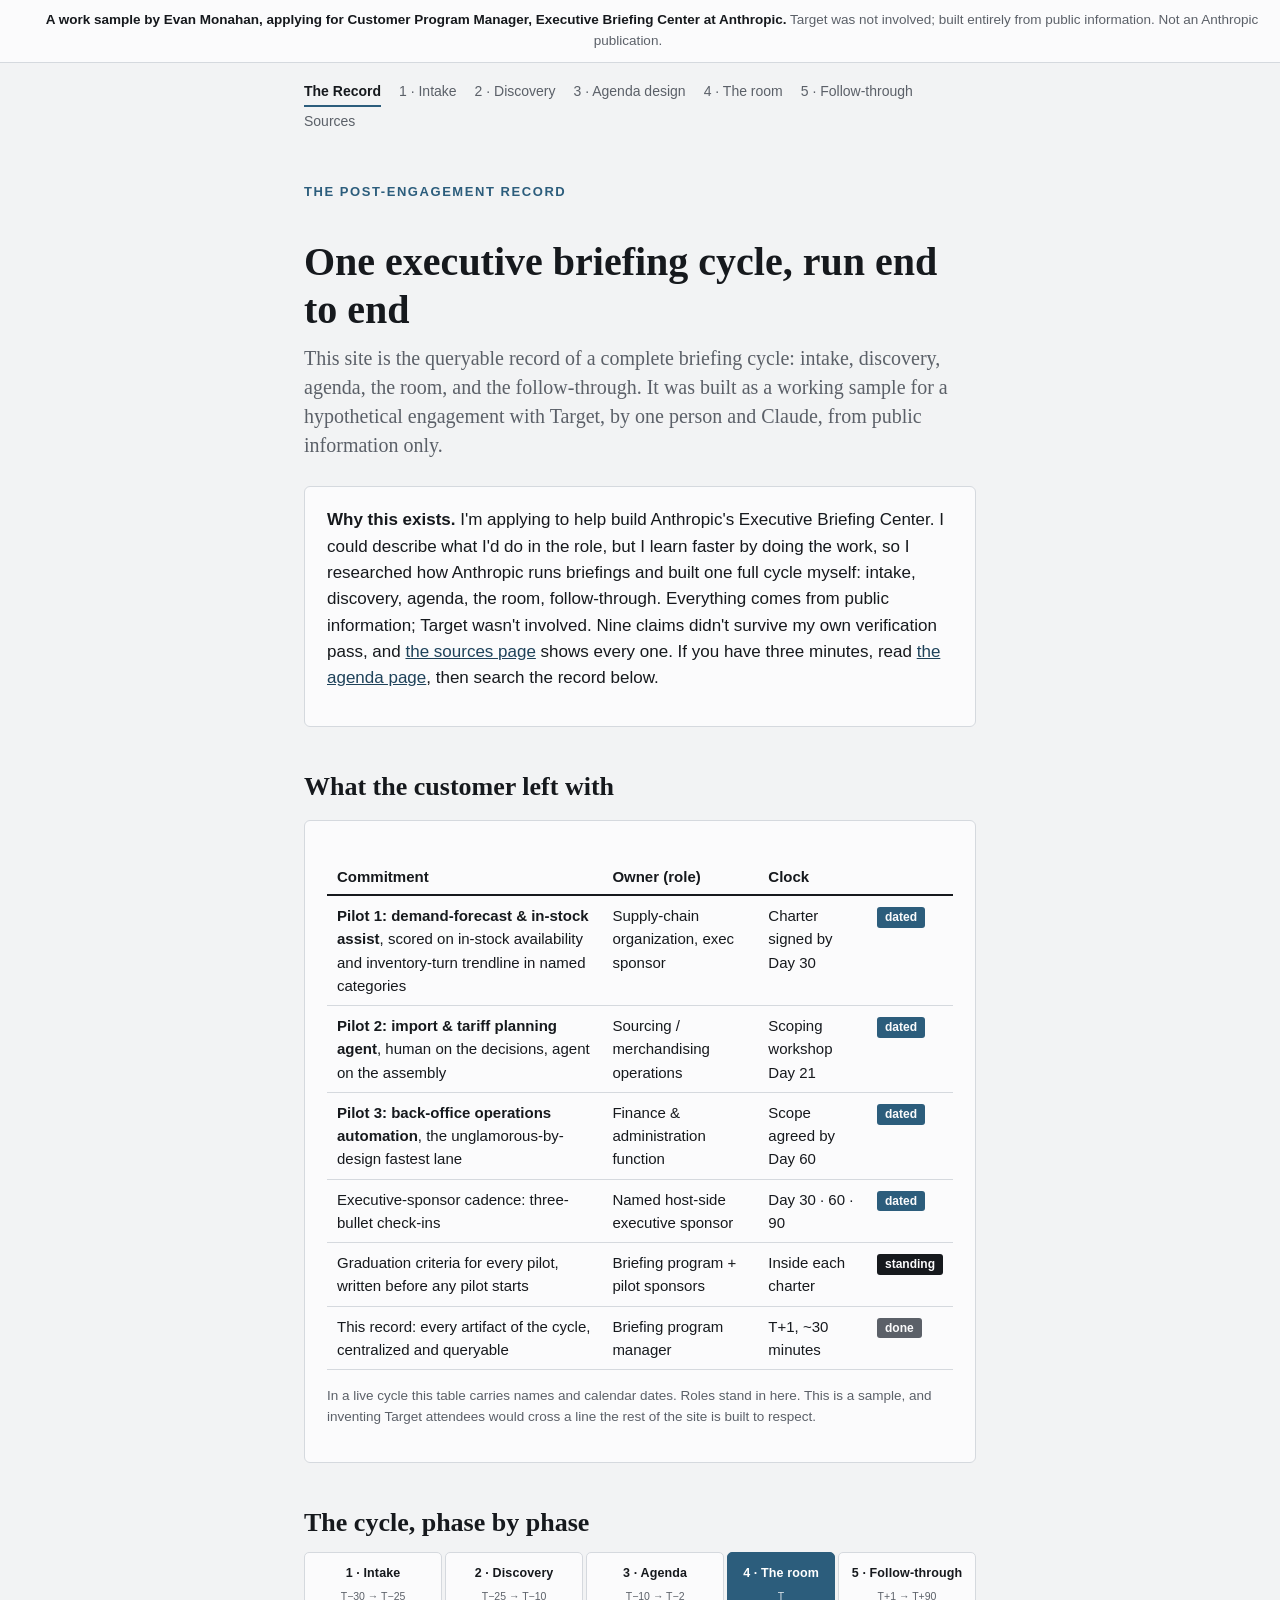
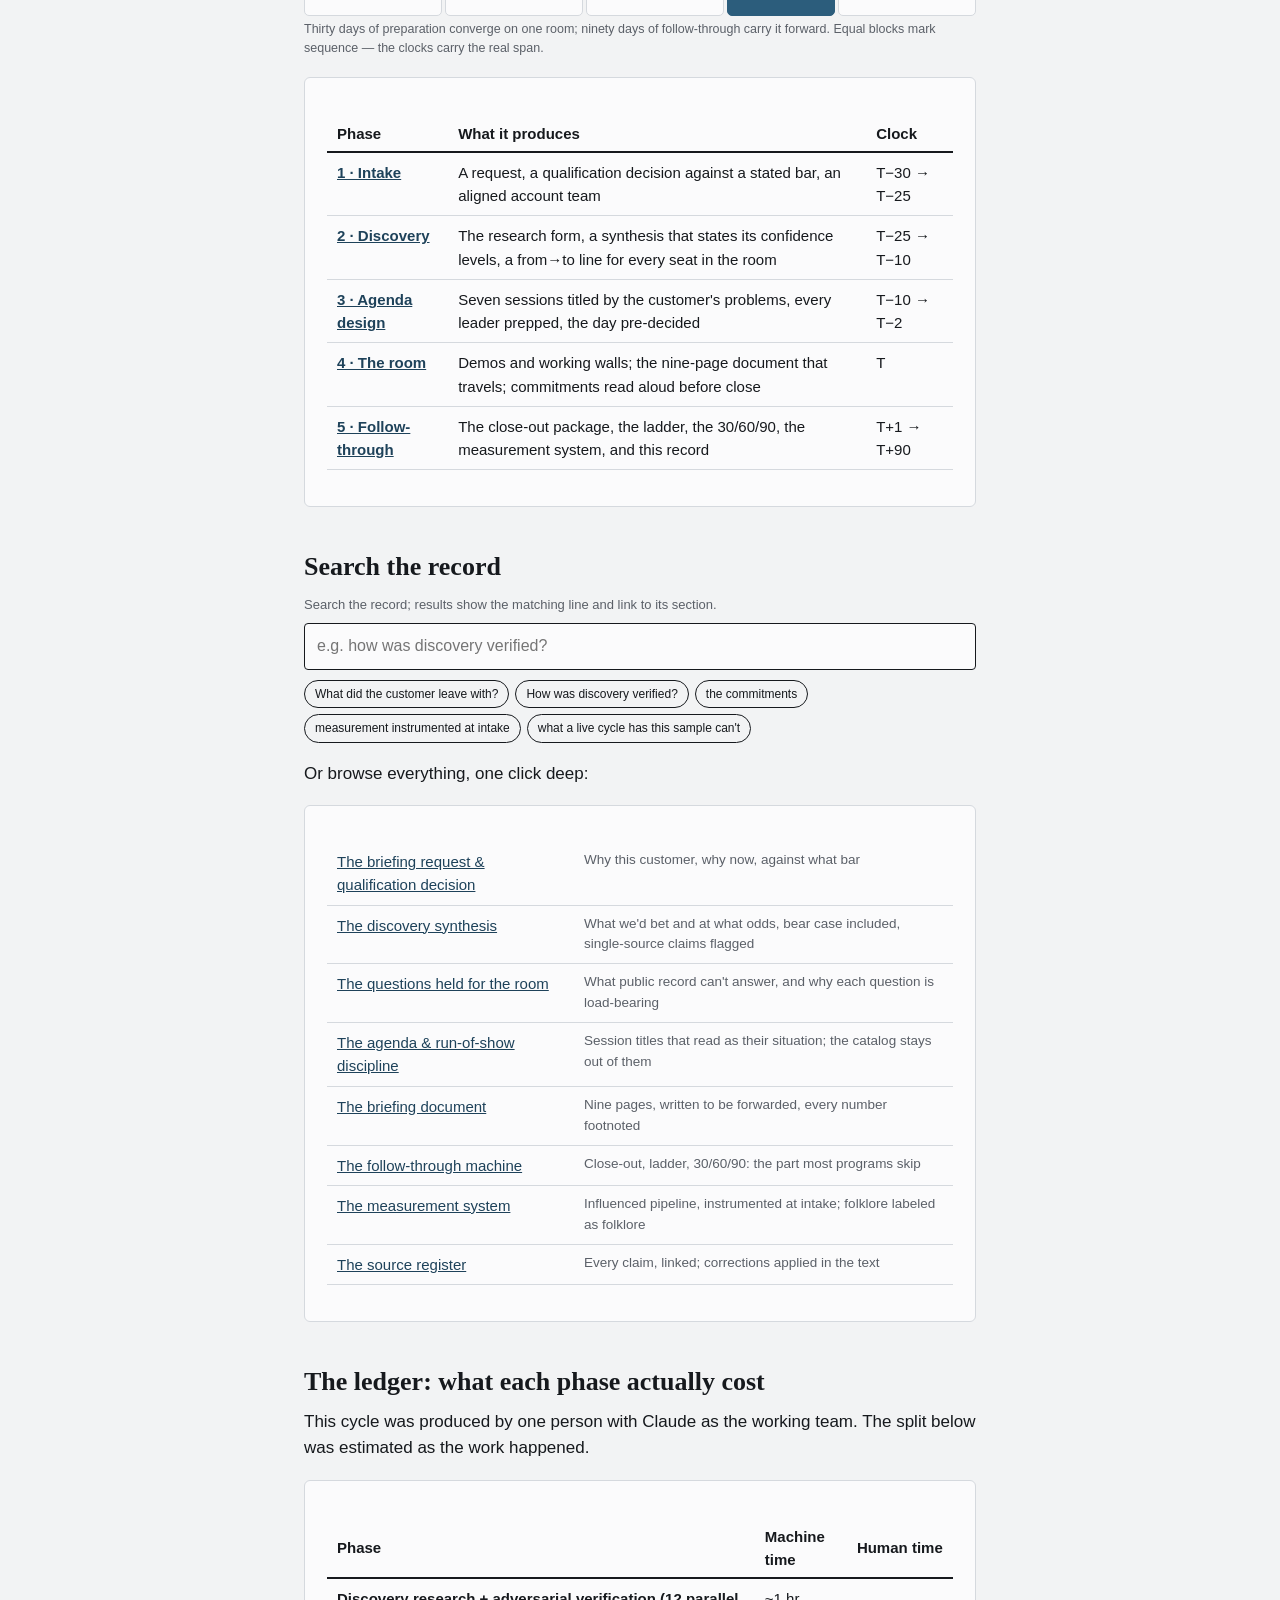
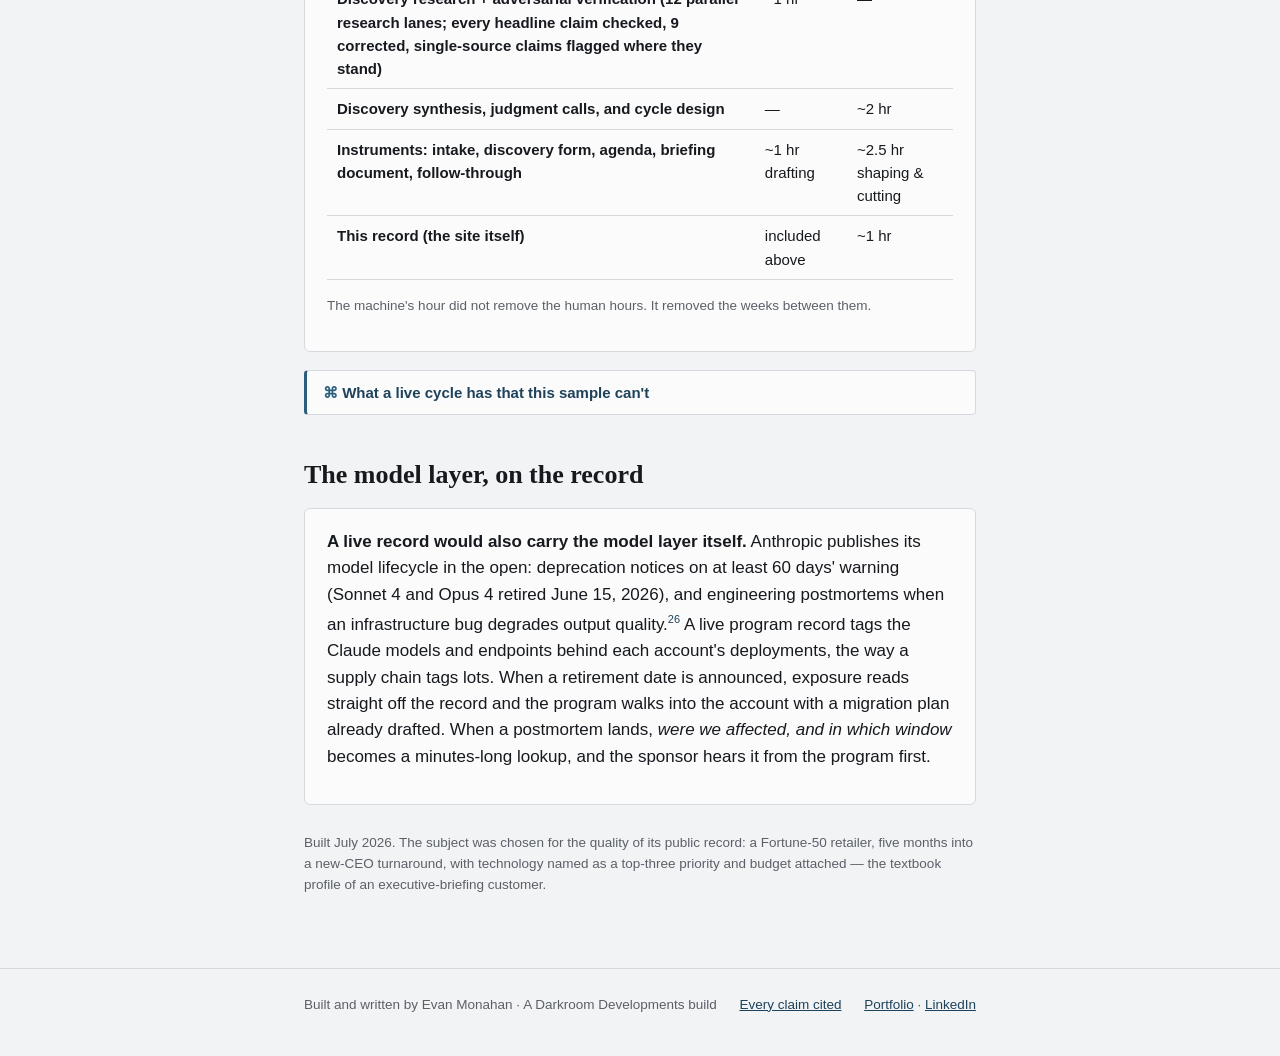
<file: index.html>
<!DOCTYPE html>
<meta charset="utf-8">
<meta name="viewport" content="width=device-width, initial-scale=1">
<title>Evan Monahan · A Briefing Cycle (EBC work sample)</title>
<link rel="stylesheet" href="assets/style.css">
<script data-goatcounter="https://evanmonahan.goatcounter.com/count" async src="//gc.zgo.at/count.js"></script>

<div class="guard"><span class="measure"><strong>A work sample by Evan Monahan, applying for Customer Program Manager, Executive Briefing Center at Anthropic.</strong> Target was not involved; built entirely from public information. Not an Anthropic publication.</span></div>

<div class="measure">
<nav class="cycle">
  <a href="index.html" class="here">The Record</a>
  <a href="1-intake.html">1 · Intake</a>
  <a href="2-discovery.html">2 · Discovery</a>
  <a href="3-agenda.html">3 · Agenda design</a>
  <a href="4-delivery.html">4 · The room</a>
  <a href="5-follow-through.html">5 · Follow-through</a>
  <a href="sources.html">Sources</a>
</nav>

<p class="kicker">The post-engagement record</p>
<h1>One executive briefing cycle, run end to end</h1>
<p class="dek">This site is the queryable record of a complete briefing cycle: intake, discovery, agenda, the room, and the follow-through. It was built as a working sample for a hypothetical engagement with Target, by one person and Claude, from public information only.</p>

<div class="card">
  <p><strong>Why this exists.</strong> I'm applying to help build Anthropic's Executive Briefing Center. I could describe what I'd do in the role, but I learn faster by doing the work, so I researched how Anthropic runs briefings and built one full cycle myself: intake, discovery, agenda, the room, follow-through. Everything comes from public information; Target wasn't involved. Nine claims didn't survive my own verification pass, and <a href="sources.html">the sources page</a> shows every one. If you have three minutes, read <a href="3-agenda.html">the agenda page</a>, then search the record below.</p>
</div>

<h2>What the customer left with</h2>
<div class="card">
  <table>
    <tr><th>Commitment</th><th>Owner (role)</th><th>Clock</th><th></th></tr>
    <tr>
      <td><strong>Pilot 1: demand-forecast &amp; in-stock assist</strong>, scored on in-stock availability and inventory-turn trendline in named categories</td>
      <td>Supply-chain organization, exec sponsor</td>
      <td class="num">Charter signed by Day 30</td>
      <td><span class="chip dated">dated</span></td>
    </tr>
    <tr>
      <td><strong>Pilot 2: import &amp; tariff planning agent</strong>, human on the decisions, agent on the assembly</td>
      <td>Sourcing / merchandising operations</td>
      <td class="num">Scoping workshop Day 21</td>
      <td><span class="chip dated">dated</span></td>
    </tr>
    <tr>
      <td><strong>Pilot 3: back-office operations automation</strong>, the unglamorous-by-design fastest lane</td>
      <td>Finance &amp; administration function</td>
      <td class="num">Scope agreed by Day 60</td>
      <td><span class="chip dated">dated</span></td>
    </tr>
    <tr>
      <td>Executive-sponsor cadence: three-bullet check-ins</td>
      <td>Named host-side executive sponsor</td>
      <td class="num">Day 30 · 60 · 90</td>
      <td><span class="chip dated">dated</span></td>
    </tr>
    <tr>
      <td>Graduation criteria for every pilot, written before any pilot starts</td>
      <td>Briefing program + pilot sponsors</td>
      <td class="num">Inside each charter</td>
      <td><span class="chip open">standing</span></td>
    </tr>
    <tr>
      <td>This record: every artifact of the cycle, centralized and queryable</td>
      <td>Briefing program manager</td>
      <td class="num">T+1, ~30 minutes</td>
      <td><span class="chip done">done</span></td>
    </tr>
  </table>
  <p class="fn">In a live cycle this table carries names and calendar dates. Roles stand in here. This is a sample, and inventing Target attendees would cross a line the rest of the site is built to respect.</p>
</div>

<h2>The cycle, phase by phase</h2>
<div class="cyc-timeline">
  <div class="seg"><span class="n">1 · Intake</span><span class="c">T−30 → T−25</span></div>
  <div class="seg"><span class="n">2 · Discovery</span><span class="c">T−25 → T−10</span></div>
  <div class="seg"><span class="n">3 · Agenda</span><span class="c">T−10 → T−2</span></div>
  <div class="seg pivot"><span class="n">4 · The room</span><span class="c">T</span></div>
  <div class="seg"><span class="n">5 · Follow-through</span><span class="c">T+1 → T+90</span></div>
</div>
<p class="cyc-cap">Thirty days of preparation converge on one room; ninety days of follow-through carry it forward. Equal blocks mark sequence — the clocks carry the real span.</p>
<div class="card">
  <table>
    <tr><th>Phase</th><th>What it produces</th><th>Clock</th></tr>
    <tr><td><a href="1-intake.html"><strong>1 · Intake</strong></a></td><td>A request, a qualification decision against a stated bar, an aligned account team</td><td class="num">T−30 → T−25</td></tr>
    <tr><td><a href="2-discovery.html"><strong>2 · Discovery</strong></a></td><td>The research form, a synthesis that states its confidence levels, a from→to line for every seat in the room</td><td class="num">T−25 → T−10</td></tr>
    <tr><td><a href="3-agenda.html"><strong>3 · Agenda design</strong></a></td><td>Seven sessions titled by the customer's problems, every leader prepped, the day pre-decided</td><td class="num">T−10 → T−2</td></tr>
    <tr><td><a href="4-delivery.html"><strong>4 · The room</strong></a></td><td>Demos and working walls; the nine-page document that travels; commitments read aloud before close</td><td class="num">T</td></tr>
    <tr><td><a href="5-follow-through.html"><strong>5 · Follow-through</strong></a></td><td>The close-out package, the ladder, the 30/60/90, the measurement system, and this record</td><td class="num">T+1 → T+90</td></tr>
  </table>
</div>

<h2>Search the record</h2>
<div id="record-query"></div>
<p style="margin-top:18px">Or browse everything, one click deep:</p>
<div class="card">
  <table>
    <tr><td><a href="1-intake.html">The briefing request &amp; qualification decision</a></td><td class="fn">Why this customer, why now, against what bar</td></tr>
    <tr><td><a href="2-discovery.html">The discovery synthesis</a></td><td class="fn">What we'd bet and at what odds, bear case included, single-source claims flagged</td></tr>
    <tr><td><a href="2-discovery.html#craft">The questions held for the room</a></td><td class="fn">What public record can't answer, and why each question is load-bearing</td></tr>
    <tr><td><a href="3-agenda.html">The agenda &amp; run-of-show discipline</a></td><td class="fn">Session titles that read as their situation; the catalog stays out of them</td></tr>
    <tr><td><a href="4-delivery.html">The briefing document</a></td><td class="fn">Nine pages, written to be forwarded, every number footnoted</td></tr>
    <tr><td><a href="5-follow-through.html">The follow-through machine</a></td><td class="fn">Close-out, ladder, 30/60/90: the part most programs skip</td></tr>
    <tr><td><a href="5-follow-through.html#measurement">The measurement system</a></td><td class="fn">Influenced pipeline, instrumented at intake; folklore labeled as folklore</td></tr>
    <tr><td><a href="sources.html">The source register</a></td><td class="fn">Every claim, linked; corrections applied in the text</td></tr>
  </table>
</div>

<script src="assets/query.js" defer></script>

<h2 id="ledger">The ledger: what each phase actually cost</h2>
<p>This cycle was produced by one person with Claude as the working team. The split below was estimated as the work happened.</p>
<div class="card">
  <table class="ledger">
    <tr><th>Phase</th><th class="num">Machine time</th><th class="num">Human time</th></tr>
    <tr><td>Discovery research + adversarial verification (12 parallel research lanes; every headline claim checked, 9 corrected, single-source claims flagged where they stand)</td><td class="num">~1 hr</td><td class="num">—</td></tr>
    <tr><td>Discovery synthesis, judgment calls, and cycle design</td><td class="num">—</td><td class="num">~2 hr</td></tr>
    <tr><td>Instruments: intake, discovery form, agenda, briefing document, follow-through</td><td class="num">~1 hr drafting</td><td class="num">~2.5 hr shaping &amp; cutting</td></tr>
    <tr><td>This record (the site itself)</td><td class="num">included above</td><td class="num">~1 hr</td></tr>
  </table>
  <p class="fn">The machine's hour did not remove the human hours. It removed the weeks between them.</p>
</div>

<details class="lens">
  <summary>What a live cycle has that this sample can't</summary>
  <div class="body">
    <p>Honesty about the ceiling: a real cycle runs on account-team intelligence, the customer's own data and answers, and an actual room with actual reactions, none of which public record can supply. The discovery here is real research with real verification, but the commitments are a design. No deal sits behind them. Run #2 changes two things this sample only gestures at: the discovery form goes to a real customer, and the measurement system starts producing a number someone has to defend. That is the point at which this stops being a sample and starts being a program. And the customer relationship stays the account team's throughout: a briefing program runs inside their ownership of the account, it doesn't stand in for it.</p>
  </div>
</details>

<h2>The model layer, on the record</h2>
<div class="card">
  <p><strong>A live record would also carry the model layer itself.</strong> Anthropic publishes its model lifecycle in the open: deprecation notices on at least 60 days' warning (Sonnet 4 and Opus 4 retired June 15, 2026), and engineering postmortems when an infrastructure bug degrades output quality.<sup><a href="sources.html#s-modelops">26</a></sup> A live program record tags the Claude models and endpoints behind each account's deployments, the way a supply chain tags lots. When a retirement date is announced, exposure reads straight off the record and the program walks into the account with a migration plan already drafted. When a postmortem lands, <em>were we affected, and in which window</em> becomes a minutes-long lookup, and the sponsor hears it from the program first.</p>
</div>

<p class="fn" style="margin-top:28px">Built July 2026. The subject was chosen for the quality of its public record: a Fortune-50 retailer, five months into a new-CEO turnaround, with technology named as a top-three priority and budget attached — the textbook profile of an executive-briefing customer.</p>
</div>

<footer>
  <div class="measure">
    <span>Built and written by Evan Monahan · A Darkroom Developments build</span>
    <span><a href="sources.html">Every claim cited</a></span>
    <span><a href="https://evmonaha880.github.io/portfolio">Portfolio</a> &middot; <a href="https://www.linkedin.com/in/evan-monahan-982ba931">LinkedIn</a></span>
  </div>
</footer>
</file>
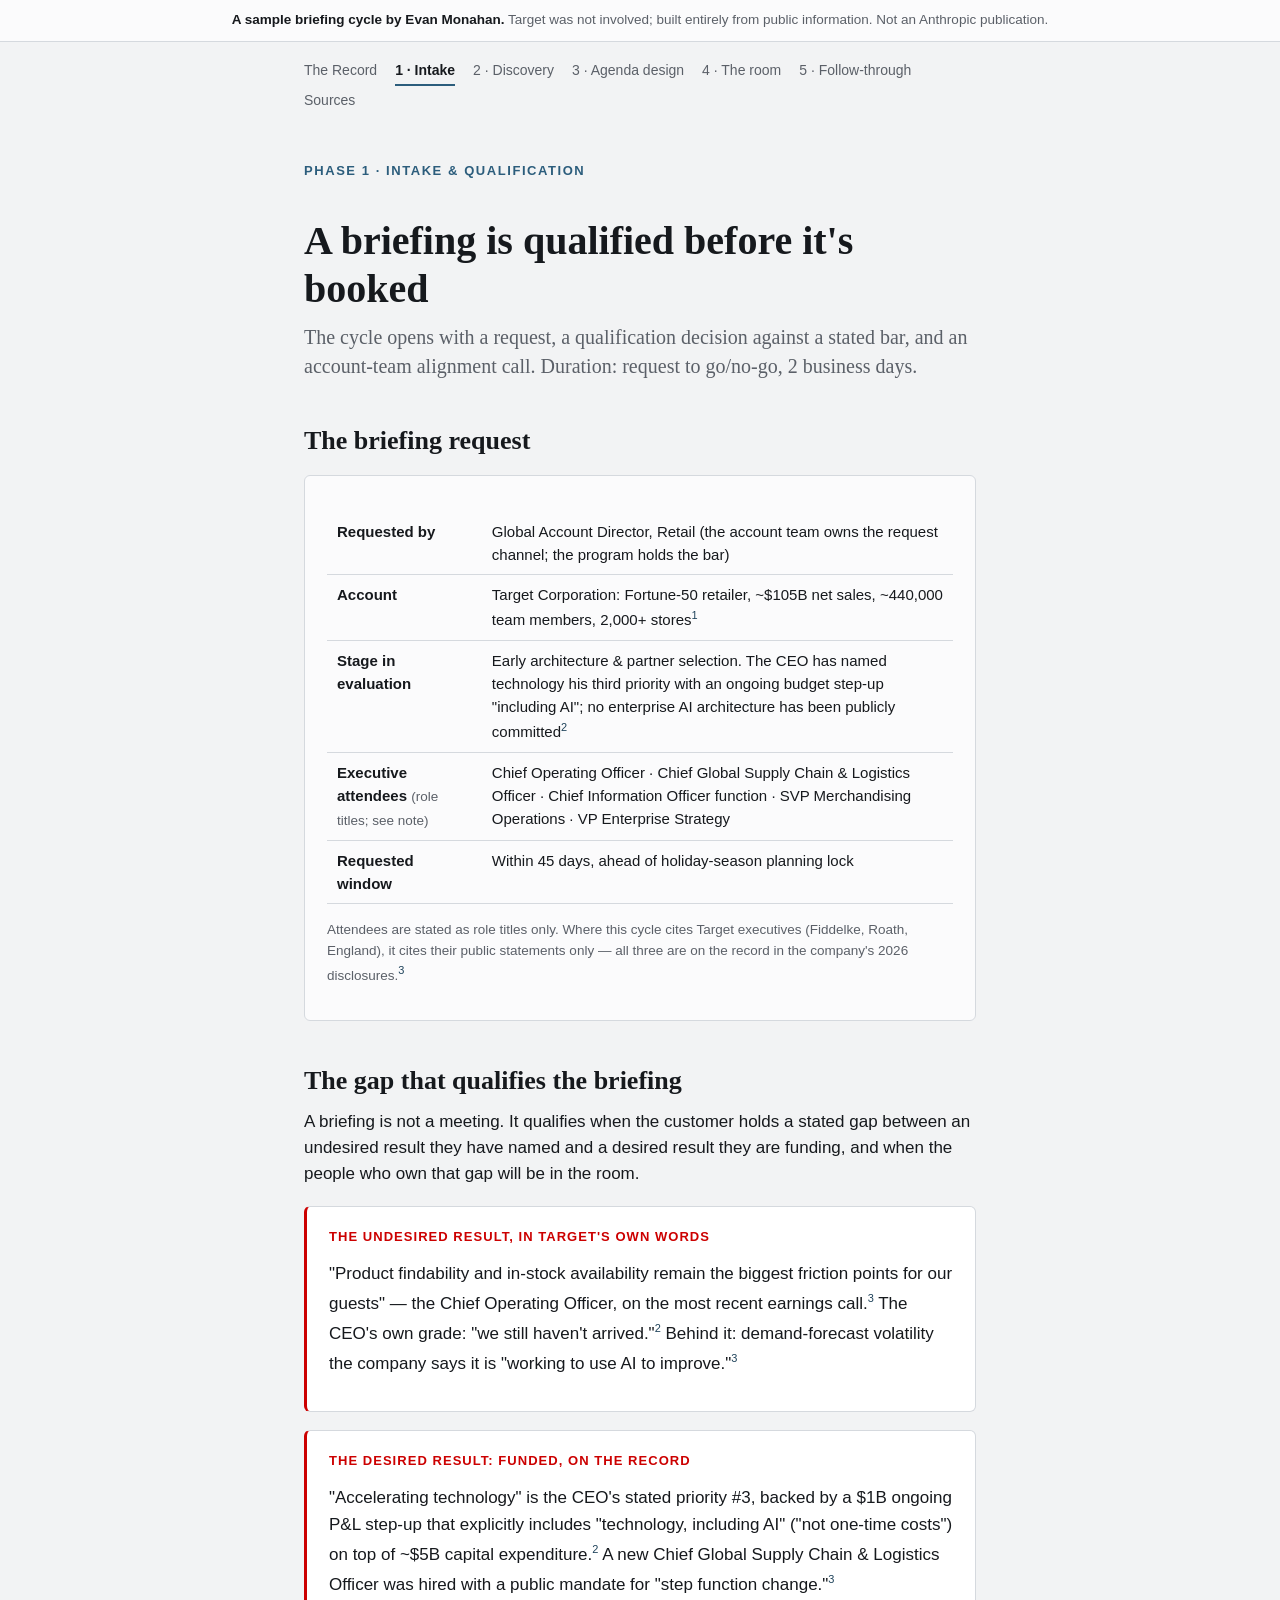
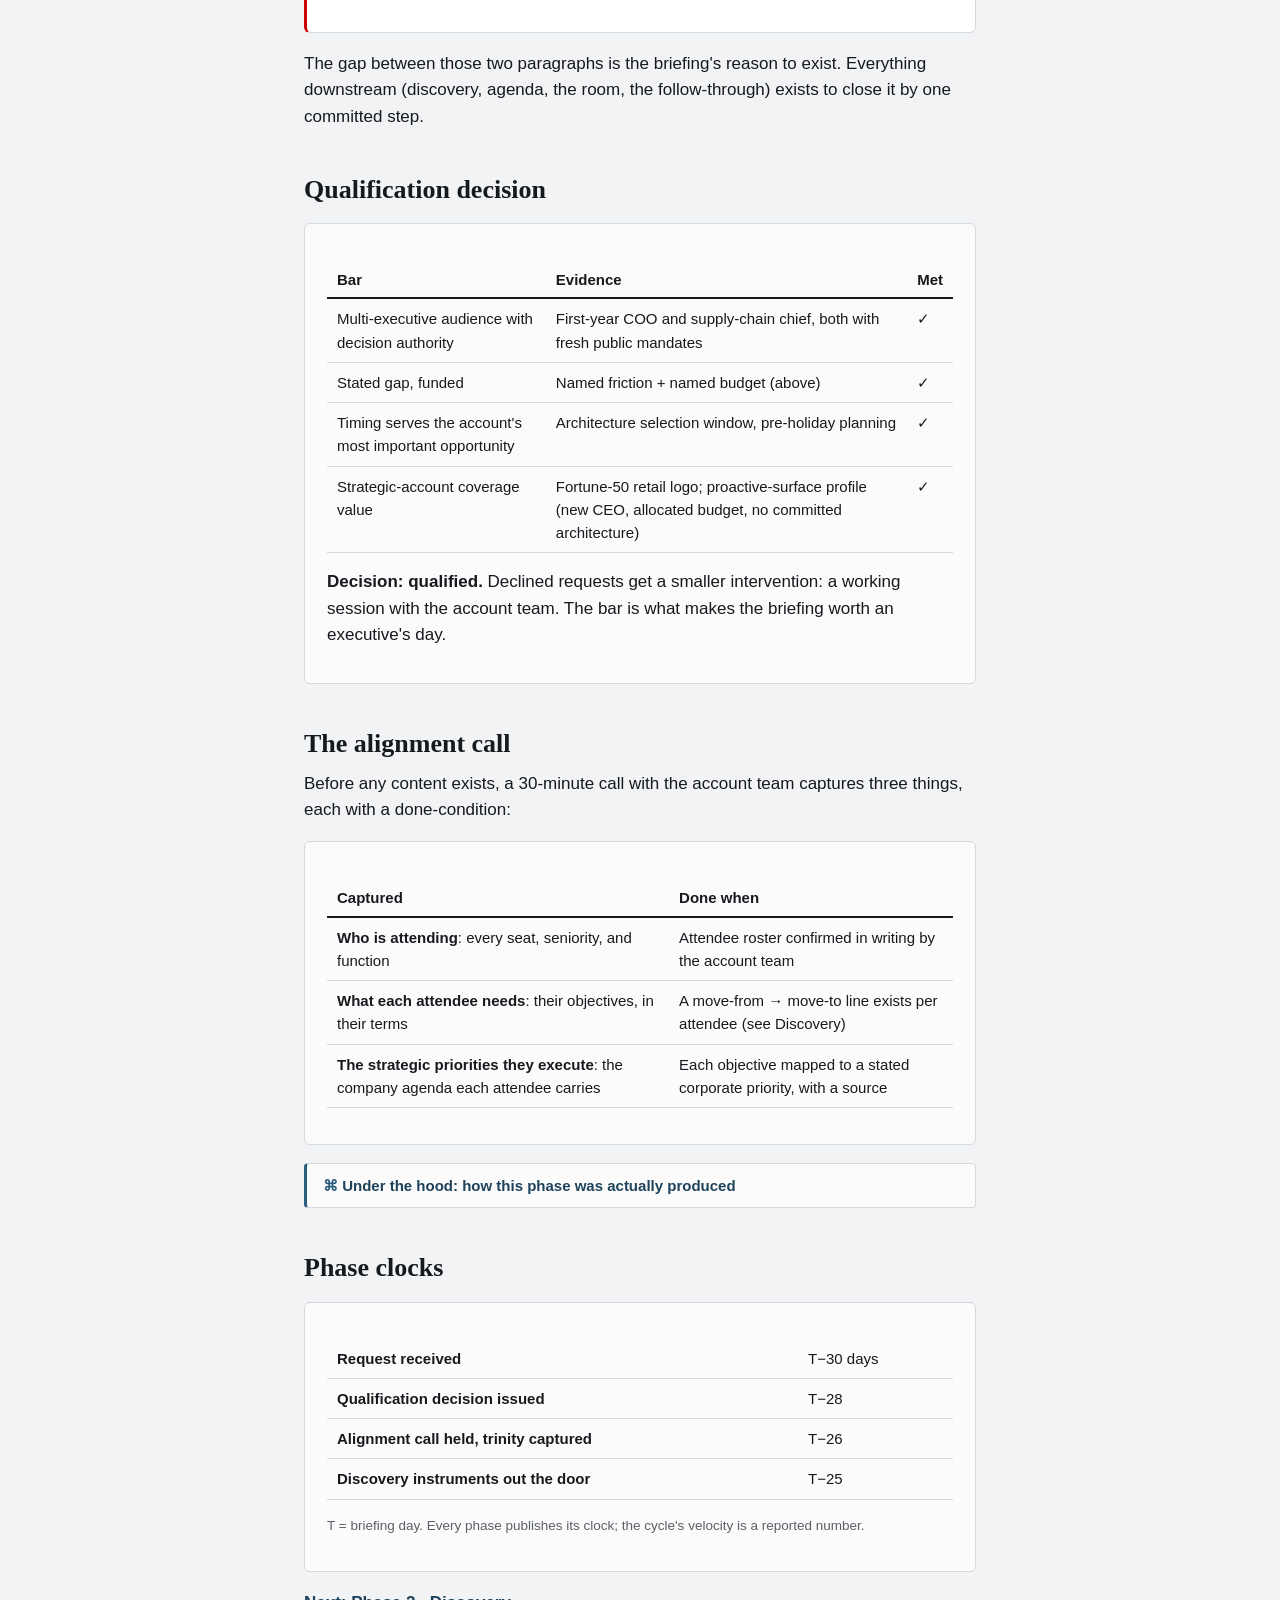
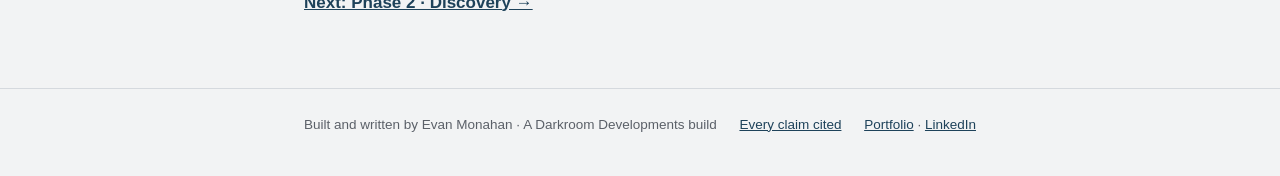
<file: 1-intake.html>
<!DOCTYPE html>
<meta charset="utf-8">
<meta name="viewport" content="width=device-width, initial-scale=1">
<title>Phase 1 · Intake · A Briefing Cycle</title>
<link rel="stylesheet" href="assets/style.css">
<script data-goatcounter="https://evanmonahan.goatcounter.com/count" async src="//gc.zgo.at/count.js"></script>

<div class="guard"><span class="measure"><strong>A sample briefing cycle by Evan Monahan.</strong> Target was not involved; built entirely from public information. Not an Anthropic publication.</span></div>

<div class="measure">
<nav class="cycle">
  <a href="index.html">The Record</a>
  <a href="1-intake.html" class="here">1 · Intake</a>
  <a href="2-discovery.html">2 · Discovery</a>
  <a href="3-agenda.html">3 · Agenda design</a>
  <a href="4-delivery.html">4 · The room</a>
  <a href="5-follow-through.html">5 · Follow-through</a>
  <a href="sources.html">Sources</a>
</nav>

<p class="kicker">Phase 1 · Intake &amp; qualification</p>
<h1>A briefing is qualified before it's booked</h1>
<p class="dek">The cycle opens with a request, a qualification decision against a stated bar, and an account-team alignment call. Duration: request to go/no-go, 2 business days.</p>

<h2>The briefing request</h2>
<div class="card">
  <table>
    <tr><td><strong>Requested by</strong></td><td>Global Account Director, Retail (the account team owns the request channel; the program holds the bar)</td></tr>
    <tr><td><strong>Account</strong></td><td>Target Corporation: Fortune-50 retailer, ~$105B net sales, ~440,000 team members, 2,000+ stores<sup><a href="sources.html#s-10k">1</a></sup></td></tr>
    <tr><td><strong>Stage in evaluation</strong></td><td>Early architecture &amp; partner selection. The CEO has named technology his third priority with an ongoing budget step-up "including AI"; no enterprise AI architecture has been publicly committed<sup><a href="sources.html#s-fcm">2</a></sup></td></tr>
    <tr><td><strong>Executive attendees</strong> <span class="fn">(role titles; see note)</span></td><td>Chief Operating Officer · Chief Global Supply Chain &amp; Logistics Officer · Chief Information Officer function · SVP Merchandising Operations · VP Enterprise Strategy</td></tr>
    <tr><td><strong>Requested window</strong></td><td>Within 45 days, ahead of holiday-season planning lock</td></tr>
  </table>
  <p class="fn">Attendees are stated as role titles only. Where this cycle cites Target executives (Fiddelke, Roath, England), it cites their public statements only — all three are on the record in the company's 2026 disclosures.<sup><a href="sources.html#s-q1call">3</a></sup></p>
</div>

<h2>The gap that qualifies the briefing</h2>
<p>A briefing is not a meeting. It qualifies when the customer holds a stated gap between an undesired result they have named and a desired result they are funding, and when the people who own that gap will be in the room.</p>

<div class="card target-side">
  <p class="who">The undesired result, in Target's own words</p>
  <p>"Product findability and in-stock availability remain the biggest friction points for our guests" — the Chief Operating Officer, on the most recent earnings call.<sup><a href="sources.html#s-q1call">3</a></sup> The CEO's own grade: "we still haven't arrived."<sup><a href="sources.html#s-fcm">2</a></sup> Behind it: demand-forecast volatility the company says it is "working to use AI to improve."<sup><a href="sources.html#s-q1call">3</a></sup></p>
</div>
<div class="card target-side">
  <p class="who">The desired result: funded, on the record</p>
  <p>"Accelerating technology" is the CEO's stated priority #3, backed by a $1B ongoing P&amp;L step-up that explicitly includes "technology, including AI" ("not one-time costs") on top of ~$5B capital expenditure.<sup><a href="sources.html#s-fcm">2</a></sup> A new Chief Global Supply Chain &amp; Logistics Officer was hired with a public mandate for "step function change."<sup><a href="sources.html#s-q1call">3</a></sup></p>
</div>

<p>The gap between those two paragraphs is the briefing's reason to exist. Everything downstream (discovery, agenda, the room, the follow-through) exists to close it by one committed step.</p>

<h2>Qualification decision</h2>
<div class="card">
  <table>
    <tr><th>Bar</th><th>Evidence</th><th>Met</th></tr>
    <tr><td>Multi-executive audience with decision authority</td><td>First-year COO and supply-chain chief, both with fresh public mandates</td><td class="num">✓</td></tr>
    <tr><td>Stated gap, funded</td><td>Named friction + named budget (above)</td><td class="num">✓</td></tr>
    <tr><td>Timing serves the account's most important opportunity</td><td>Architecture selection window, pre-holiday planning</td><td class="num">✓</td></tr>
    <tr><td>Strategic-account coverage value</td><td>Fortune-50 retail logo; proactive-surface profile (new CEO, allocated budget, no committed architecture)</td><td class="num">✓</td></tr>
  </table>
  <p><strong>Decision: qualified.</strong> Declined requests get a smaller intervention: a working session with the account team. The bar is what makes the briefing worth an executive's day.</p>
</div>

<h2>The alignment call</h2>
<p>Before any content exists, a 30-minute call with the account team captures three things, each with a done-condition:</p>
<div class="card">
  <table>
    <tr><th>Captured</th><th>Done when</th></tr>
    <tr><td><strong>Who is attending</strong>: every seat, seniority, and function</td><td>Attendee roster confirmed in writing by the account team</td></tr>
    <tr><td><strong>What each attendee needs</strong>: their objectives, in their terms</td><td>A move-from → move-to line exists per attendee (see Discovery)</td></tr>
    <tr><td><strong>The strategic priorities they execute</strong>: the company agenda each attendee carries</td><td>Each objective mapped to a stated corporate priority, with a source</td></tr>
  </table>
</div>

<details class="lens">
  <summary>Under the hood: how this phase was actually produced</summary>
  <div class="body">
    <p>In a live cycle, the request form arrives from the account team and the qualification note is drafted against their account plan. In this sample, Claude assembled the request profile and the gap statement from Target's public record (the 10-K, two earnings-call transcripts, and the March 2026 investor meeting) in a single research pass, and the program manager's job was judgment: which of five candidate gaps was load-bearing enough to carry a briefing. Time on this phase: see <a href="index.html#ledger">the ledger</a>.</p>
  </div>
</details>

<h2>Phase clocks</h2>
<div class="card">
  <table class="ledger">
    <tr><td>Request received</td><td class="num">T−30 days</td></tr>
    <tr><td>Qualification decision issued</td><td class="num">T−28</td></tr>
    <tr><td>Alignment call held, trinity captured</td><td class="num">T−26</td></tr>
    <tr><td>Discovery instruments out the door</td><td class="num">T−25</td></tr>
  </table>
  <p class="fn">T = briefing day. Every phase publishes its clock; the cycle's velocity is a reported number.</p>
</div>

<p><a href="2-discovery.html"><strong>Next: Phase 2 · Discovery →</strong></a></p>
</div>

<footer>
  <div class="measure">
    <span>Built and written by Evan Monahan · A Darkroom Developments build</span>
    <span><a href="sources.html">Every claim cited</a></span>
    <span><a href="https://evmonaha880.github.io/portfolio">Portfolio</a> &middot; <a href="https://www.linkedin.com/in/evan-monahan-982ba931">LinkedIn</a></span>
  </div>
</footer>
</file>
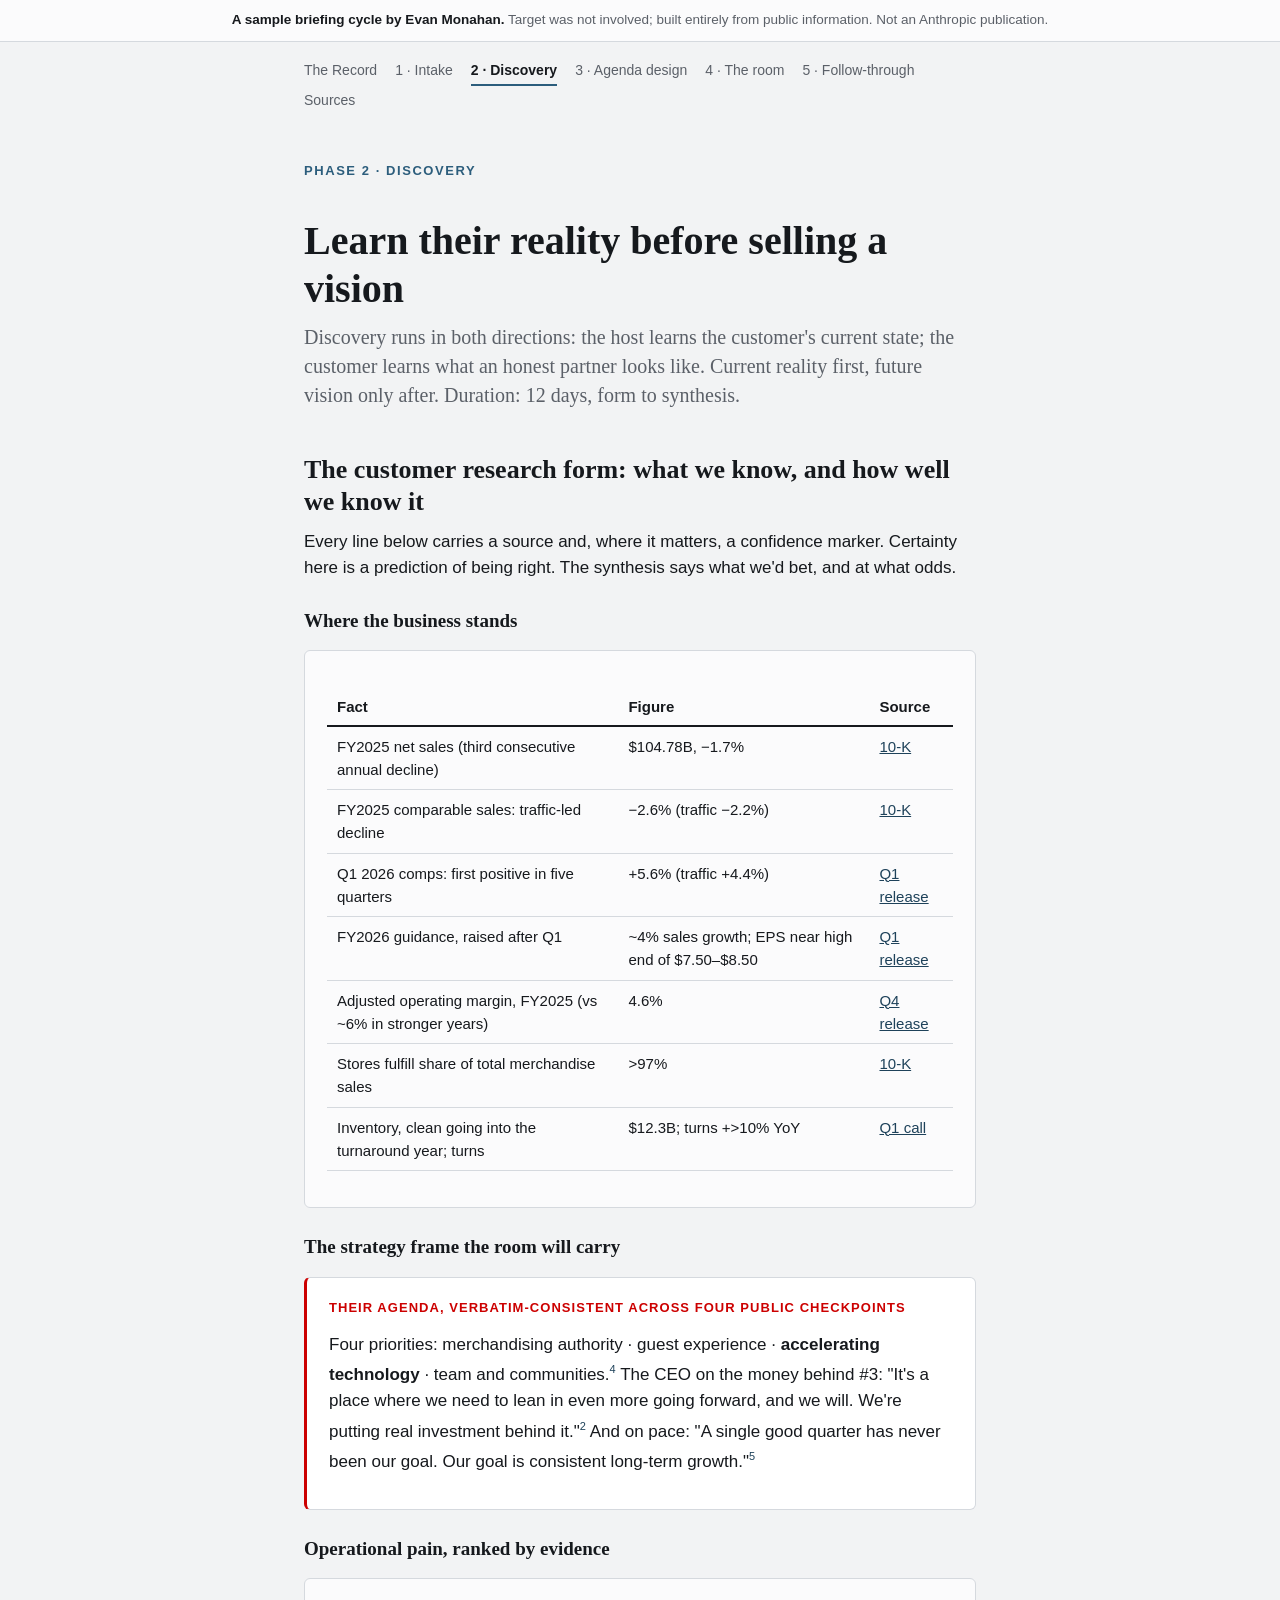
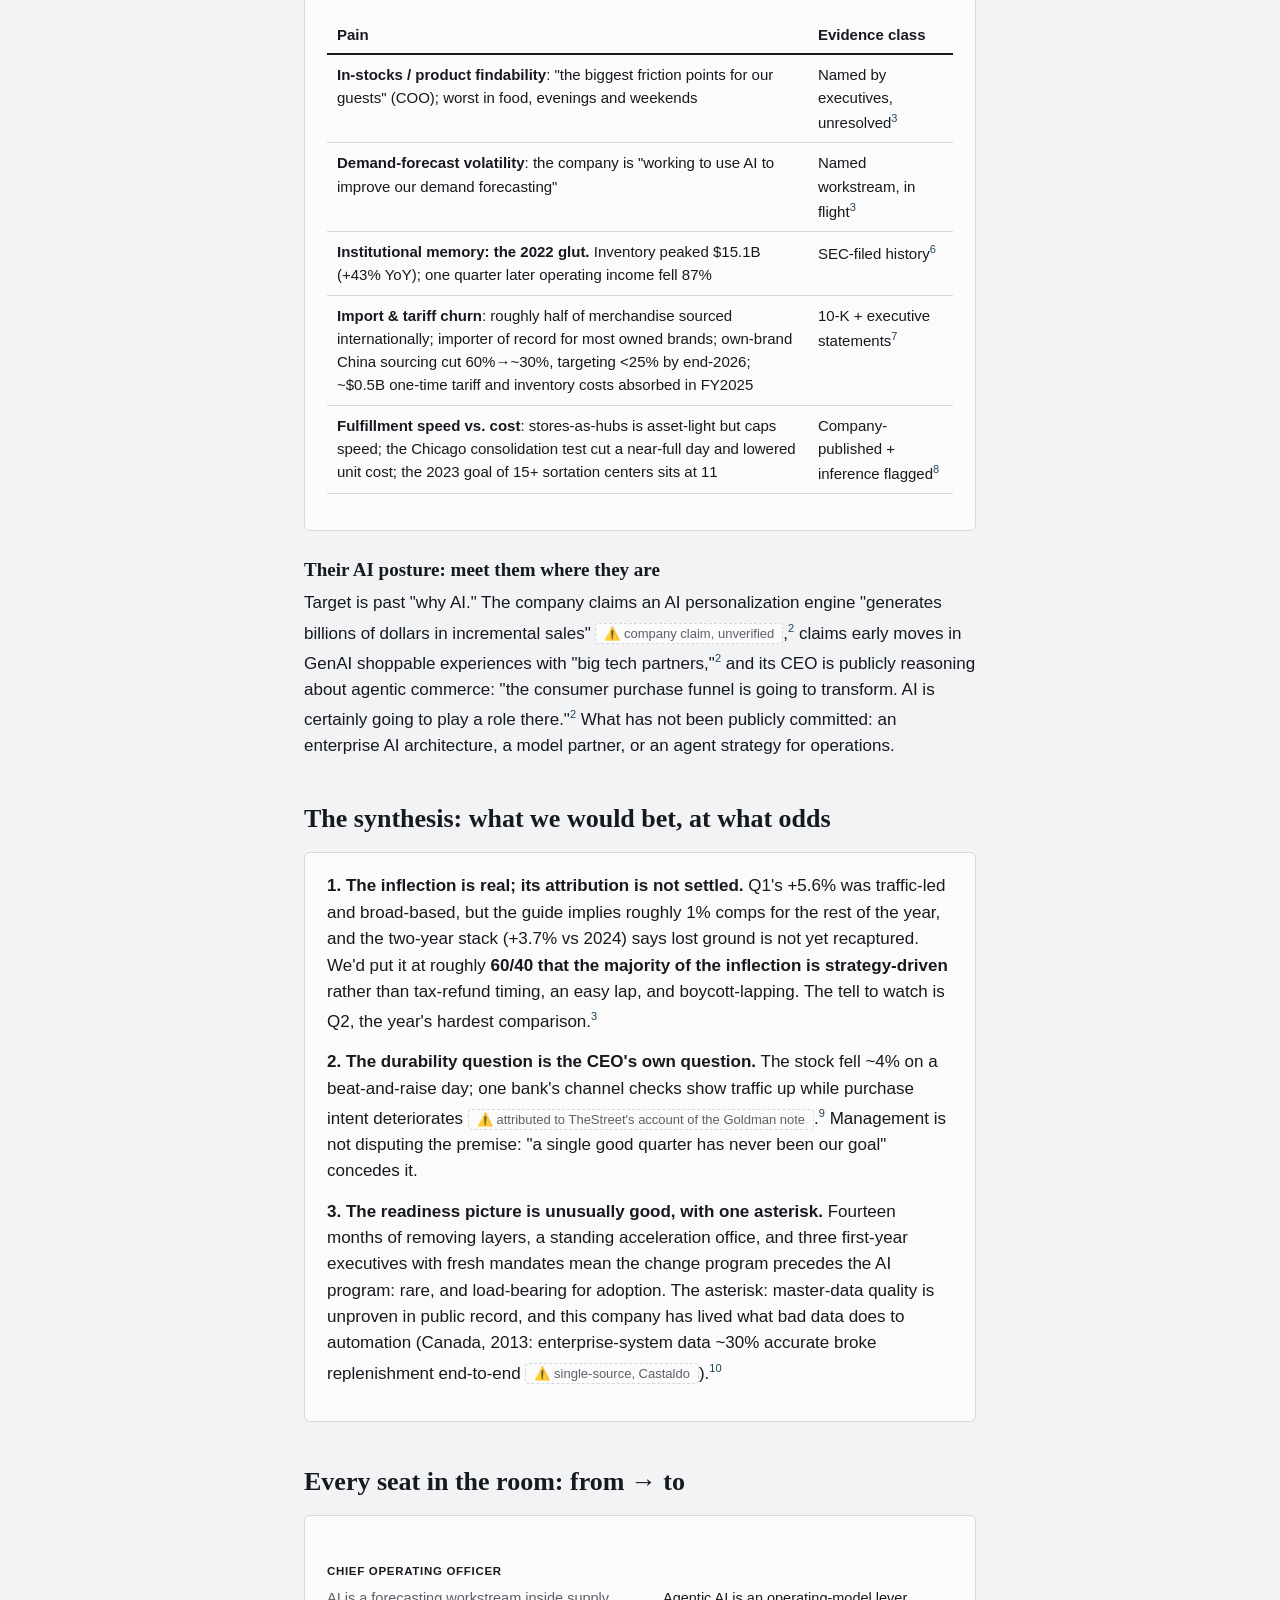
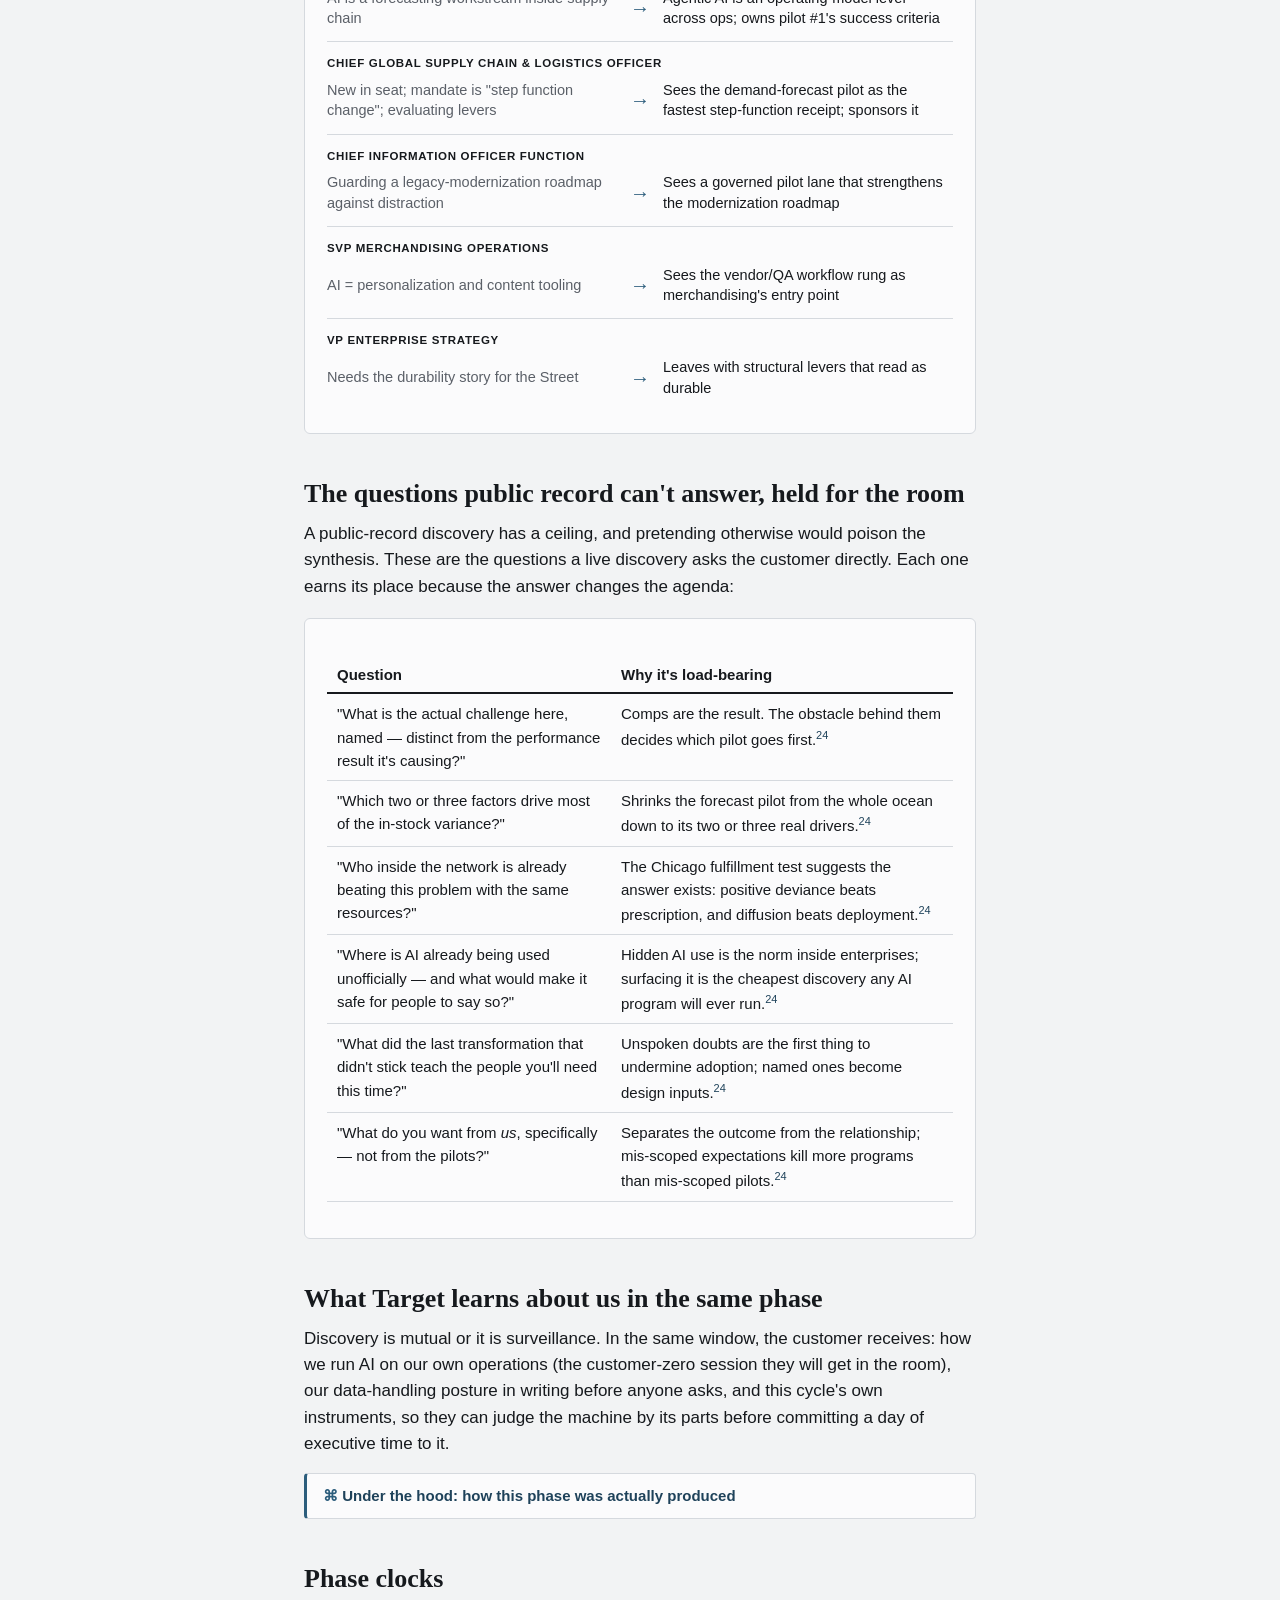
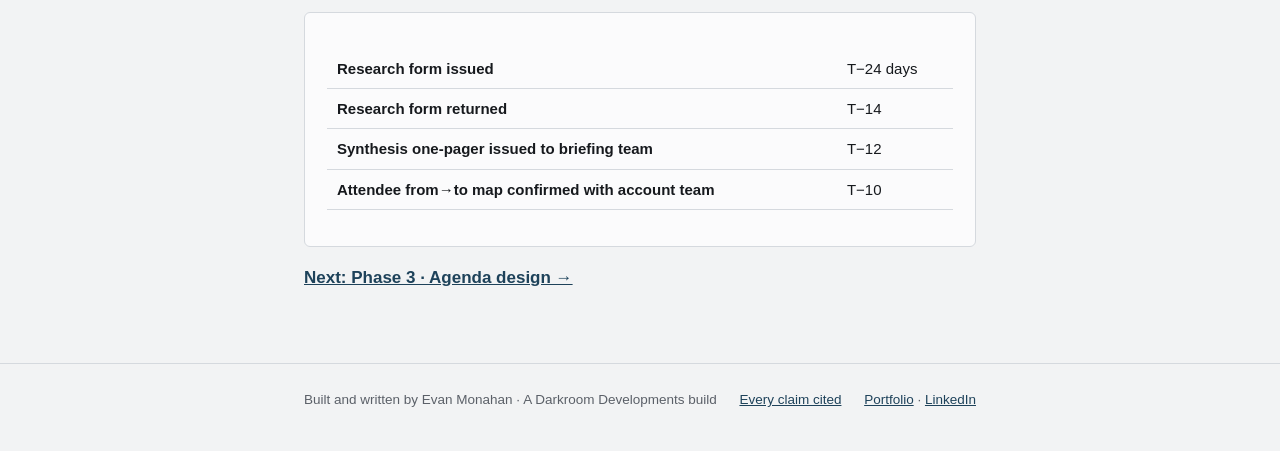
<file: 2-discovery.html>
<!DOCTYPE html>
<meta charset="utf-8">
<meta name="viewport" content="width=device-width, initial-scale=1">
<title>Phase 2 · Discovery · A Briefing Cycle</title>
<link rel="stylesheet" href="assets/style.css">
<script data-goatcounter="https://evanmonahan.goatcounter.com/count" async src="//gc.zgo.at/count.js"></script>

<div class="guard"><span class="measure"><strong>A sample briefing cycle by Evan Monahan.</strong> Target was not involved; built entirely from public information. Not an Anthropic publication.</span></div>

<div class="measure">
<nav class="cycle">
  <a href="index.html">The Record</a>
  <a href="1-intake.html">1 · Intake</a>
  <a href="2-discovery.html" class="here">2 · Discovery</a>
  <a href="3-agenda.html">3 · Agenda design</a>
  <a href="4-delivery.html">4 · The room</a>
  <a href="5-follow-through.html">5 · Follow-through</a>
  <a href="sources.html">Sources</a>
</nav>

<p class="kicker">Phase 2 · Discovery</p>
<h1>Learn their reality before selling a vision</h1>
<p class="dek">Discovery runs in both directions: the host learns the customer's current state; the customer learns what an honest partner looks like. Current reality first, future vision only after. Duration: 12 days, form to synthesis.</p>

<h2>The customer research form: what we know, and how well we know it</h2>
<p>Every line below carries a source and, where it matters, a confidence marker. Certainty here is a prediction of being right. The synthesis says what we'd bet, and at what odds.</p>

<h3>Where the business stands</h3>
<div class="card">
  <table>
    <tr><th>Fact</th><th class="num">Figure</th><th>Source</th></tr>
    <tr><td>FY2025 net sales (third consecutive annual decline)</td><td class="num">$104.78B, −1.7%</td><td><a href="https://www.sec.gov/Archives/edgar/data/27419/000002741926000016/tgt-20260131.htm">10-K</a></td></tr>
    <tr><td>FY2025 comparable sales: traffic-led decline</td><td class="num">−2.6% (traffic −2.2%)</td><td><a href="https://www.sec.gov/Archives/edgar/data/27419/000002741926000016/tgt-20260131.htm">10-K</a></td></tr>
    <tr><td>Q1 2026 comps: first positive in five quarters</td><td class="num">+5.6% (traffic +4.4%)</td><td><a href="https://corporate.target.com/press/release/2026/05/target-corporation-reports-first-quarter-earnings">Q1 release</a></td></tr>
    <tr><td>FY2026 guidance, raised after Q1</td><td class="num">~4% sales growth; EPS near high end of $7.50–$8.50</td><td><a href="https://corporate.target.com/press/release/2026/05/target-corporation-reports-first-quarter-earnings">Q1 release</a></td></tr>
    <tr><td>Adjusted operating margin, FY2025 (vs ~6% in stronger years)</td><td class="num">4.6%</td><td><a href="https://corporate.target.com/press/release/2026/03/target-corporation-reports-fourth-quarter-and-full-year-2025-earnings">Q4 release</a></td></tr>
    <tr><td>Stores fulfill share of total merchandise sales</td><td class="num">&gt;97%</td><td><a href="https://www.sec.gov/Archives/edgar/data/27419/000002741926000016/tgt-20260131.htm">10-K</a></td></tr>
    <tr><td>Inventory, clean going into the turnaround year; turns</td><td class="num">$12.3B; turns +&gt;10% YoY</td><td><a href="https://corporate.target.com/getmedia/12a546bd-99a7-48cc-95c7-43d365d3b1f5/TGT-USQ_Transcript_2026-05-20.pdf">Q1 call</a></td></tr>
  </table>
</div>

<h3>The strategy frame the room will carry</h3>
<div class="card target-side">
  <p class="who">Their agenda, verbatim-consistent across four public checkpoints</p>
  <p>Four priorities: merchandising authority · guest experience · <strong>accelerating technology</strong> · team and communities.<sup><a href="sources.html#s-ceo-msg">4</a></sup> The CEO on the money behind #3: "It's a place where we need to lean in even more going forward, and we will. We're putting real investment behind it."<sup><a href="sources.html#s-fcm">2</a></sup> And on pace: "A single good quarter has never been our goal. Our goal is consistent long-term growth."<sup><a href="sources.html#s-retaildive">5</a></sup></p>
</div>

<h3>Operational pain, ranked by evidence</h3>
<div class="card">
  <table>
    <tr><th>Pain</th><th>Evidence class</th></tr>
    <tr><td><strong>In-stocks / product findability</strong>: "the biggest friction points for our guests" (COO); worst in food, evenings and weekends</td><td>Named by executives, unresolved<sup><a href="sources.html#s-q1call">3</a></sup></td></tr>
    <tr><td><strong>Demand-forecast volatility</strong>: the company is "working to use AI to improve our demand forecasting"</td><td>Named workstream, in flight<sup><a href="sources.html#s-q1call">3</a></sup></td></tr>
    <tr><td><strong>Institutional memory: the 2022 glut.</strong> Inventory peaked $15.1B (+43% YoY); one quarter later operating income fell 87%</td><td>SEC-filed history<sup><a href="sources.html#s-glut">6</a></sup></td></tr>
    <tr><td><strong>Import & tariff churn</strong>: roughly half of merchandise sourced internationally; importer of record for most owned brands; own-brand China sourcing cut 60%→~30%, targeting &lt;25% by end-2026; ~$0.5B one-time tariff and inventory costs absorbed in FY2025</td><td>10-K + executive statements<sup><a href="sources.html#s-tariff">7</a></sup></td></tr>
    <tr><td><strong>Fulfillment speed vs. cost</strong>: stores-as-hubs is asset-light but caps speed; the Chicago consolidation test cut a near-full day and lowered unit cost; the 2023 goal of 15+ sortation centers sits at 11</td><td>Company-published + inference flagged<sup><a href="sources.html#s-hubs">8</a></sup></td></tr>
  </table>
</div>

<h3>Their AI posture: meet them where they are</h3>
<p>Target is past "why AI." The company claims an AI personalization engine "generates billions of dollars in incremental sales" <span class="flag">⚠️ company claim, unverified</span>,<sup><a href="sources.html#s-fcm">2</a></sup> claims early moves in GenAI shoppable experiences with "big tech partners,"<sup><a href="sources.html#s-fcm">2</a></sup> and its CEO is publicly reasoning about agentic commerce: "the consumer purchase funnel is going to transform. AI is certainly going to play a role there."<sup><a href="sources.html#s-fcm">2</a></sup> What has not been publicly committed: an enterprise AI architecture, a model partner, or an agent strategy for operations.</p>

<h2>The synthesis: what we would bet, at what odds</h2>
<div class="card">
  <p><strong>1. The inflection is real; its attribution is not settled.</strong> Q1's +5.6% was traffic-led and broad-based, but the guide implies roughly 1% comps for the rest of the year, and the two-year stack (+3.7% vs 2024) says lost ground is not yet recaptured. We'd put it at roughly <strong>60/40 that the majority of the inflection is strategy-driven</strong> rather than tax-refund timing, an easy lap, and boycott-lapping. The tell to watch is Q2, the year's hardest comparison.<sup><a href="sources.html#s-q1call">3</a></sup></p>
  <p><strong>2. The durability question is the CEO's own question.</strong> The stock fell ~4% on a beat-and-raise day; one bank's channel checks show traffic up while purchase intent deteriorates <span class="flag">⚠️ attributed to TheStreet's account of the Goldman note</span>.<sup><a href="sources.html#s-street">9</a></sup> Management is not disputing the premise: "a single good quarter has never been our goal" concedes it.</p>
  <p><strong>3. The readiness picture is unusually good, with one asterisk.</strong> Fourteen months of removing layers, a standing acceleration office, and three first-year executives with fresh mandates mean the change program precedes the AI program: rare, and load-bearing for adoption. The asterisk: master-data quality is unproven in public record, and this company has lived what bad data does to automation (Canada, 2013: enterprise-system data ~30% accurate broke replenishment end-to-end <span class="flag">⚠️ single-source, Castaldo</span>).<sup><a href="sources.html#s-canada">10</a></sup></p>
</div>

<h2>Every seat in the room: from → to</h2>
<div class="card">
  <div class="fromto">
    <div class="seat"><div class="role">Chief Operating Officer</div><div class="move"><div class="from">AI is a forecasting workstream inside supply chain</div><div class="arr">→</div><div class="to">Agentic AI is an operating-model lever across ops; owns pilot&nbsp;#1's success criteria</div></div></div>
    <div class="seat"><div class="role">Chief Global Supply Chain &amp; Logistics Officer</div><div class="move"><div class="from">New in seat; mandate is "step function change"; evaluating levers</div><div class="arr">→</div><div class="to">Sees the demand-forecast pilot as the fastest step-function receipt; sponsors it</div></div></div>
    <div class="seat"><div class="role">Chief Information Officer function</div><div class="move"><div class="from">Guarding a legacy-modernization roadmap against distraction</div><div class="arr">→</div><div class="to">Sees a governed pilot lane that strengthens the modernization roadmap</div></div></div>
    <div class="seat"><div class="role">SVP Merchandising Operations</div><div class="move"><div class="from">AI = personalization and content tooling</div><div class="arr">→</div><div class="to">Sees the vendor/QA workflow rung as merchandising's entry point</div></div></div>
    <div class="seat"><div class="role">VP Enterprise Strategy</div><div class="move"><div class="from">Needs the durability story for the Street</div><div class="arr">→</div><div class="to">Leaves with structural levers that read as durable</div></div></div>
  </div>
</div>

<h2 id="craft">The questions public record can't answer, held for the room</h2>
<p>A public-record discovery has a ceiling, and pretending otherwise would poison the synthesis. These are the questions a live discovery asks the customer directly. Each one earns its place because the answer changes the agenda:</p>
<div class="card">
  <table>
    <tr><th>Question</th><th>Why it's load-bearing</th></tr>
    <tr><td>"What is the actual challenge here, named — distinct from the performance result it's causing?"</td><td>Comps are the result. The obstacle behind them decides which pilot goes first.<sup><a href="sources.html#s-craft">24</a></sup></td></tr>
    <tr><td>"Which two or three factors drive most of the in-stock variance?"</td><td>Shrinks the forecast pilot from the whole ocean down to its two or three real drivers.<sup><a href="sources.html#s-craft">24</a></sup></td></tr>
    <tr><td>"Who inside the network is already beating this problem with the same resources?"</td><td>The Chicago fulfillment test suggests the answer exists: positive deviance beats prescription, and diffusion beats deployment.<sup><a href="sources.html#s-craft">24</a></sup></td></tr>
    <tr><td>"Where is AI already being used unofficially — and what would make it safe for people to say so?"</td><td>Hidden AI use is the norm inside enterprises; surfacing it is the cheapest discovery any AI program will ever run.<sup><a href="sources.html#s-craft">24</a></sup></td></tr>
    <tr><td>"What did the last transformation that didn't stick teach the people you'll need this time?"</td><td>Unspoken doubts are the first thing to undermine adoption; named ones become design inputs.<sup><a href="sources.html#s-craft">24</a></sup></td></tr>
    <tr><td>"What do you want from <em>us</em>, specifically — not from the pilots?"</td><td>Separates the outcome from the relationship; mis-scoped expectations kill more programs than mis-scoped pilots.<sup><a href="sources.html#s-craft">24</a></sup></td></tr>
  </table>
</div>

<h2>What Target learns about us in the same phase</h2>
<p>Discovery is mutual or it is surveillance. In the same window, the customer receives: how we run AI on our own operations (the customer-zero session they will get in the room), our data-handling posture in writing before anyone asks, and this cycle's own instruments, so they can judge the machine by its parts before committing a day of executive time to it.</p>

<details class="lens">
  <summary>Under the hood: how this phase was actually produced</summary>
  <div class="body">
    <p>The research form above was compiled by Claude from primary filings and call transcripts in one overnight pass: twelve parallel research lanes, each claim then adversarially re-verified against an independent second source before it was allowed on this page (9 claims were corrected in that pass; claims that rest on a single source are flagged where they stand). The synthesis judgments (the 60/40, the asterisk, what's load-bearing) are the human's. That division of labor is the point: the machine does the gathering and checking at a speed no analyst team matches; the judgment about what it means stays owned. In a live cycle, the same pass runs on account-team intel plus the customer's own inputs, and it finishes in hours.</p>
  </div>
</details>

<h2>Phase clocks</h2>
<div class="card">
  <table class="ledger">
    <tr><td>Research form issued</td><td class="num">T−24 days</td></tr>
    <tr><td>Research form returned</td><td class="num">T−14</td></tr>
    <tr><td>Synthesis one-pager issued to briefing team</td><td class="num">T−12</td></tr>
    <tr><td>Attendee from→to map confirmed with account team</td><td class="num">T−10</td></tr>
  </table>
</div>

<p><a href="3-agenda.html"><strong>Next: Phase 3 · Agenda design →</strong></a></p>
</div>

<footer>
  <div class="measure">
    <span>Built and written by Evan Monahan · A Darkroom Developments build</span>
    <span><a href="sources.html">Every claim cited</a></span>
    <span><a href="https://evmonaha880.github.io/portfolio">Portfolio</a> &middot; <a href="https://www.linkedin.com/in/evan-monahan-982ba931">LinkedIn</a></span>
  </div>
</footer>
</file>
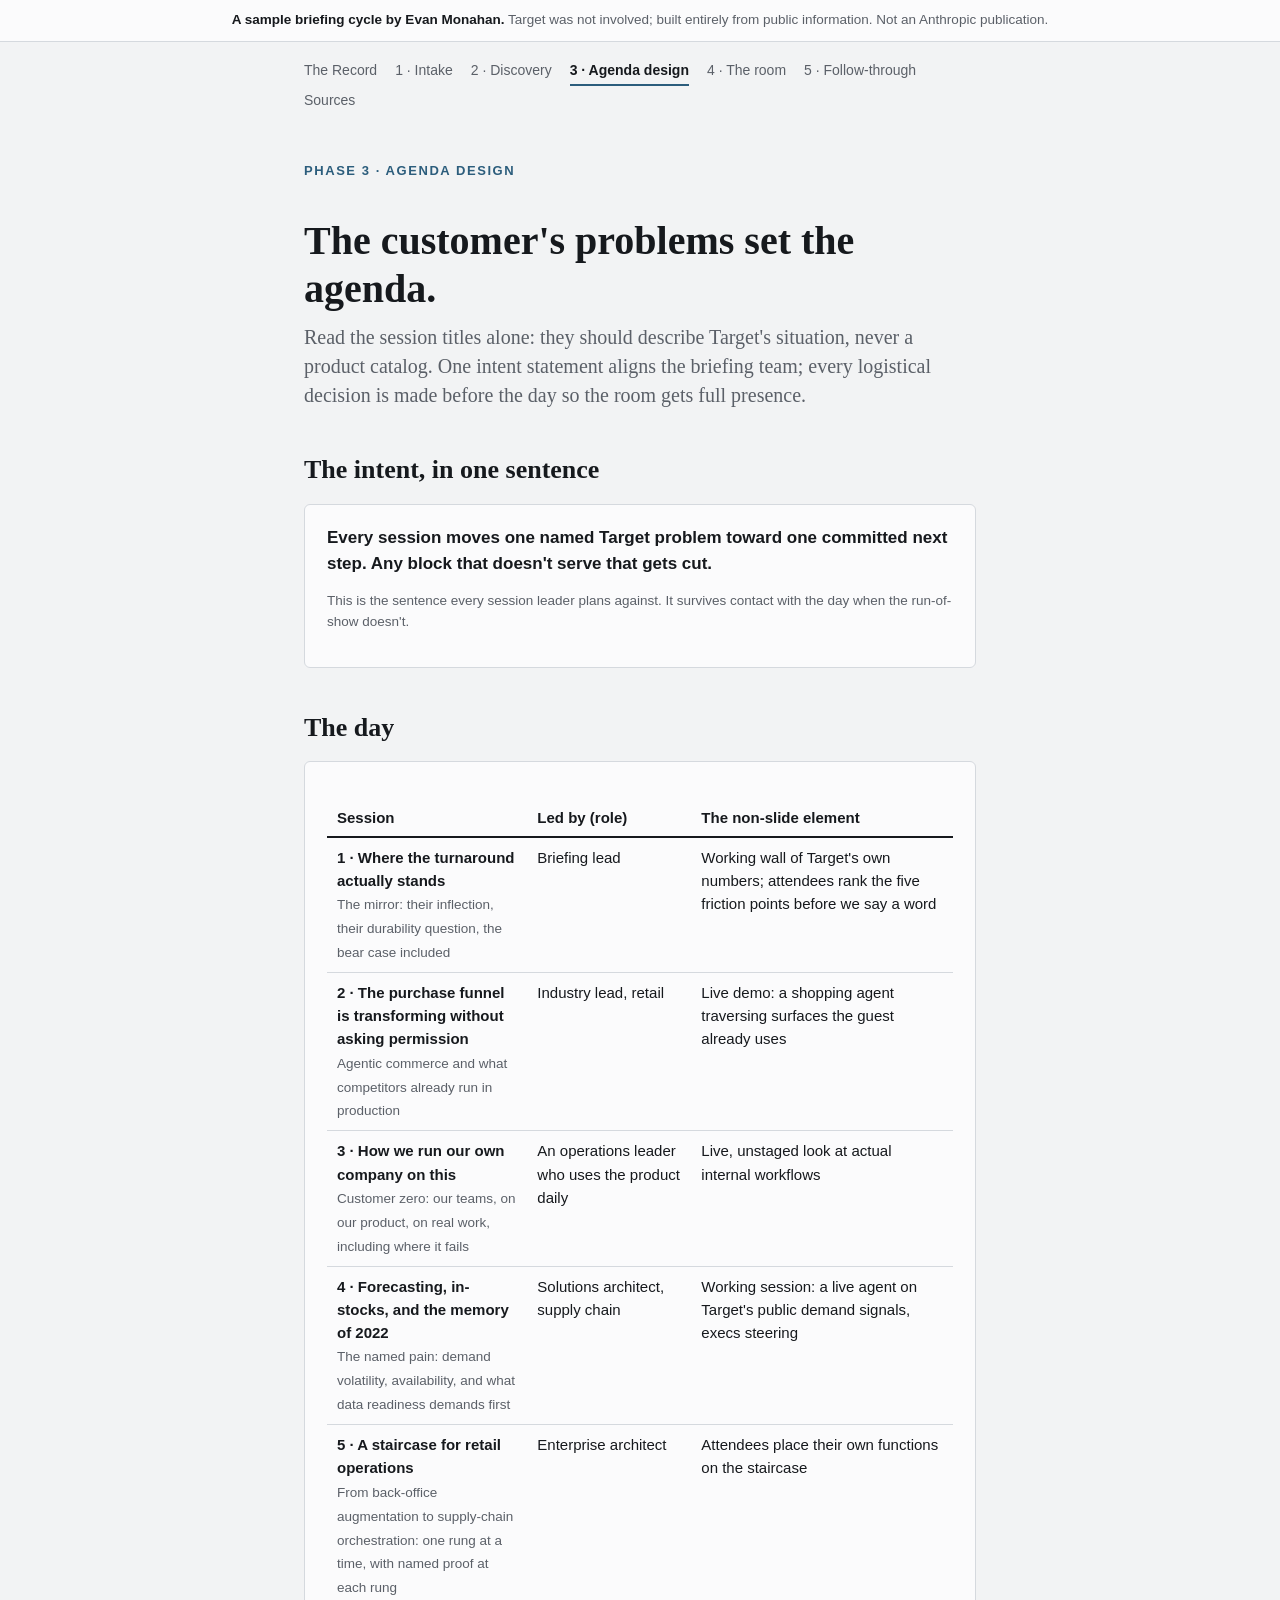
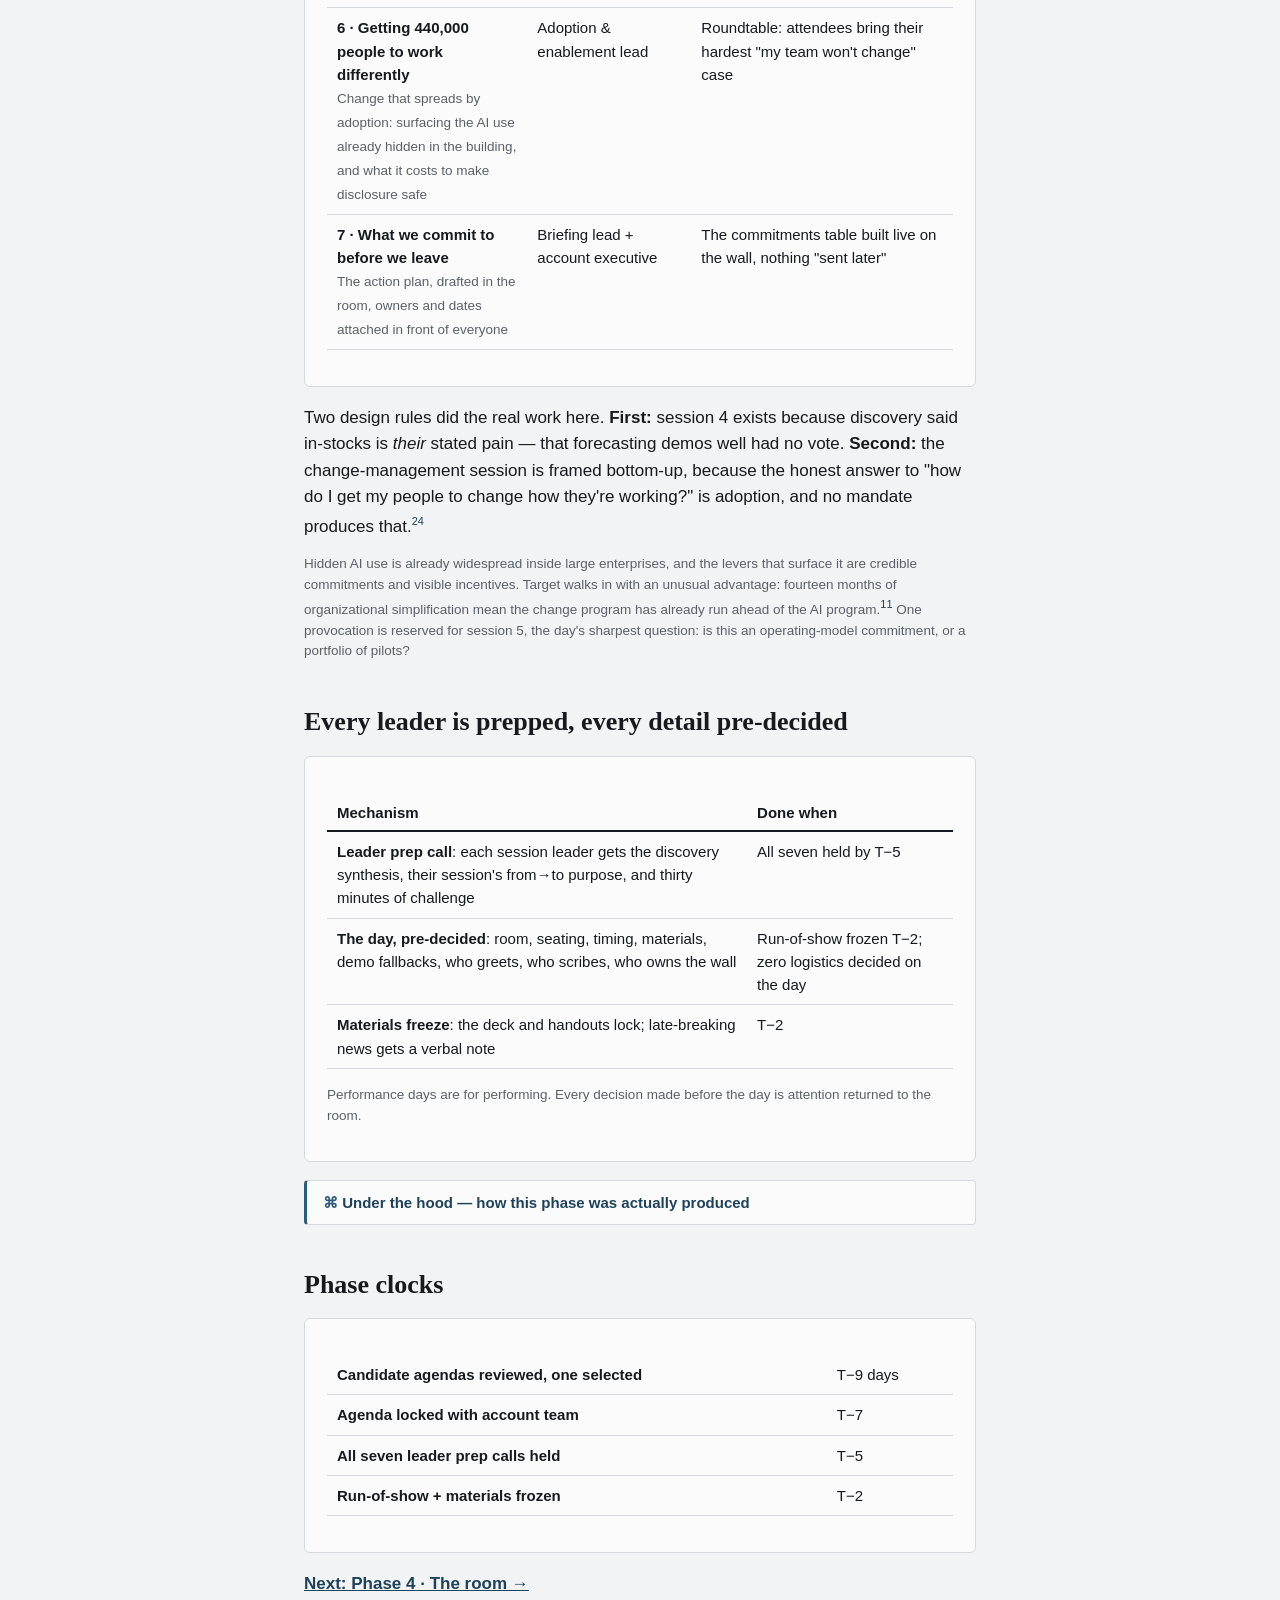
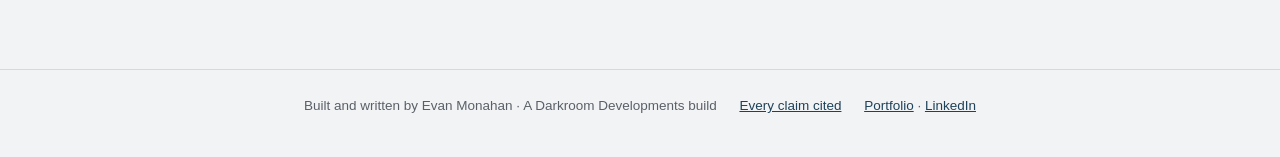
<file: 3-agenda.html>
<!DOCTYPE html>
<meta charset="utf-8">
<meta name="viewport" content="width=device-width, initial-scale=1">
<title>Phase 3 · Agenda design · A Briefing Cycle</title>
<link rel="stylesheet" href="assets/style.css">
<script data-goatcounter="https://evanmonahan.goatcounter.com/count" async src="//gc.zgo.at/count.js"></script>

<div class="guard"><span class="measure"><strong>A sample briefing cycle by Evan Monahan.</strong> Target was not involved; built entirely from public information. Not an Anthropic publication.</span></div>

<div class="measure">
<nav class="cycle">
  <a href="index.html">The Record</a>
  <a href="1-intake.html">1 · Intake</a>
  <a href="2-discovery.html">2 · Discovery</a>
  <a href="3-agenda.html" class="here">3 · Agenda design</a>
  <a href="4-delivery.html">4 · The room</a>
  <a href="5-follow-through.html">5 · Follow-through</a>
  <a href="sources.html">Sources</a>
</nav>

<p class="kicker">Phase 3 · Agenda design</p>
<h1>The customer's problems set the agenda.</h1>
<p class="dek">Read the session titles alone: they should describe Target's situation, never a product catalog. One intent statement aligns the briefing team; every logistical decision is made before the day so the room gets full presence.</p>

<h2>The intent, in one sentence</h2>
<div class="card">
  <p><strong>Every session moves one named Target problem toward one committed next step. Any block that doesn't serve that gets cut.</strong></p>
  <p class="fn">This is the sentence every session leader plans against. It survives contact with the day when the run-of-show doesn't.</p>
</div>

<h2>The day</h2>

<div class="card">
  <table>
    <tr><th style="width:32%">Session</th><th>Led by (role)</th><th>The non-slide element</th></tr>
    <tr>
      <td><strong>1 · Where the turnaround actually stands</strong><br><span class="fn">The mirror: their inflection, their durability question, the bear case included</span></td>
      <td>Briefing lead</td>
      <td>Working wall of Target's own numbers; attendees rank the five friction points before we say a word</td>
    </tr>
    <tr>
      <td><strong>2 · The purchase funnel is transforming without asking permission</strong><br><span class="fn">Agentic commerce and what competitors already run in production</span></td>
      <td>Industry lead, retail</td>
      <td>Live demo: a shopping agent traversing surfaces the guest already uses</td>
    </tr>
    <tr>
      <td><strong>3 · How we run our own company on this</strong><br><span class="fn">Customer zero: our teams, on our product, on real work, including where it fails</span></td>
      <td>An operations leader who uses the product daily</td>
      <td>Live, unstaged look at actual internal workflows</td>
    </tr>
    <tr>
      <td><strong>4 · Forecasting, in-stocks, and the memory of 2022</strong><br><span class="fn">The named pain: demand volatility, availability, and what data readiness demands first</span></td>
      <td>Solutions architect, supply chain</td>
      <td>Working session: a live agent on Target's public demand signals, execs steering</td>
    </tr>
    <tr>
      <td><strong>5 · A staircase for retail operations</strong><br><span class="fn">From back-office augmentation to supply-chain orchestration: one rung at a time, with named proof at each rung</span></td>
      <td>Enterprise architect</td>
      <td>Attendees place their own functions on the staircase</td>
    </tr>
    <tr>
      <td><strong>6 · Getting 440,000 people to work differently</strong><br><span class="fn">Change that spreads by adoption: surfacing the AI use already hidden in the building, and what it costs to make disclosure safe</span></td>
      <td>Adoption &amp; enablement lead</td>
      <td>Roundtable: attendees bring their hardest "my team won't change" case</td>
    </tr>
    <tr>
      <td><strong>7 · What we commit to before we leave</strong><br><span class="fn">The action plan, drafted in the room, owners and dates attached in front of everyone</span></td>
      <td>Briefing lead + account executive</td>
      <td>The commitments table built live on the wall, nothing "sent later"</td>
    </tr>
  </table>
</div>

<p>Two design rules did the real work here. <strong>First:</strong> session 4 exists because discovery said in-stocks is <em>their</em> stated pain — that forecasting demos well had no vote. <strong>Second:</strong> the change-management session is framed bottom-up, because the honest answer to "how do I get my people to change how they're working?" is adoption, and no mandate produces that.<sup><a href="sources.html#s-craft">24</a></sup></p>
<p class="fn">Hidden AI use is already widespread inside large enterprises, and the levers that surface it are credible commitments and visible incentives. Target walks in with an unusual advantage: fourteen months of organizational simplification mean the change program has already run ahead of the AI program.<sup><a href="sources.html#s-eao">11</a></sup> One provocation is reserved for session 5, the day's sharpest question: is this an operating-model commitment, or a portfolio of pilots?</p>

<h2>Every leader is prepped, every detail pre-decided</h2>
<div class="card">
  <table>
    <tr><th>Mechanism</th><th>Done when</th></tr>
    <tr><td><strong>Leader prep call</strong>: each session leader gets the discovery synthesis, their session's from→to purpose, and thirty minutes of challenge</td><td>All seven held by T−5</td></tr>
    <tr><td><strong>The day, pre-decided</strong>: room, seating, timing, materials, demo fallbacks, who greets, who scribes, who owns the wall</td><td>Run-of-show frozen T−2; zero logistics decided on the day</td></tr>
    <tr><td><strong>Materials freeze</strong>: the deck and handouts lock; late-breaking news gets a verbal note</td><td>T−2</td></tr>
  </table>
  <p class="fn">Performance days are for performing. Every decision made before the day is attention returned to the room.</p>
</div>

<details class="lens">
  <summary>Under the hood — how this phase was actually produced</summary>
  <div class="body">
    <p>Claude generated three candidate agenda architectures from the discovery synthesis (problem-ordered, capability-ordered, and stakeholder-ordered) with per-session from→to lines; the human picked problem-ordered, cut two blocks that failed the intent sentence, and wrote the immersion elements. Leader prep briefs are generated per session from the same synthesis; in a live cycle each leader gets theirs the same hour the agenda locks. Time on this phase: see <a href="index.html#ledger">the ledger</a>.</p>
  </div>
</details>

<h2>Phase clocks</h2>
<div class="card">
  <table class="ledger">
    <tr><td>Candidate agendas reviewed, one selected</td><td class="num">T−9 days</td></tr>
    <tr><td>Agenda locked with account team</td><td class="num">T−7</td></tr>
    <tr><td>All seven leader prep calls held</td><td class="num">T−5</td></tr>
    <tr><td>Run-of-show + materials frozen</td><td class="num">T−2</td></tr>
  </table>
</div>

<p><a href="4-delivery.html"><strong>Next: Phase 4 · The room →</strong></a></p>
</div>

<footer>
  <div class="measure">
    <span>Built and written by Evan Monahan · A Darkroom Developments build</span>
    <span><a href="sources.html">Every claim cited</a></span>
    <span><a href="https://evmonaha880.github.io/portfolio">Portfolio</a> &middot; <a href="https://www.linkedin.com/in/evan-monahan-982ba931">LinkedIn</a></span>
  </div>
</footer>
</file>
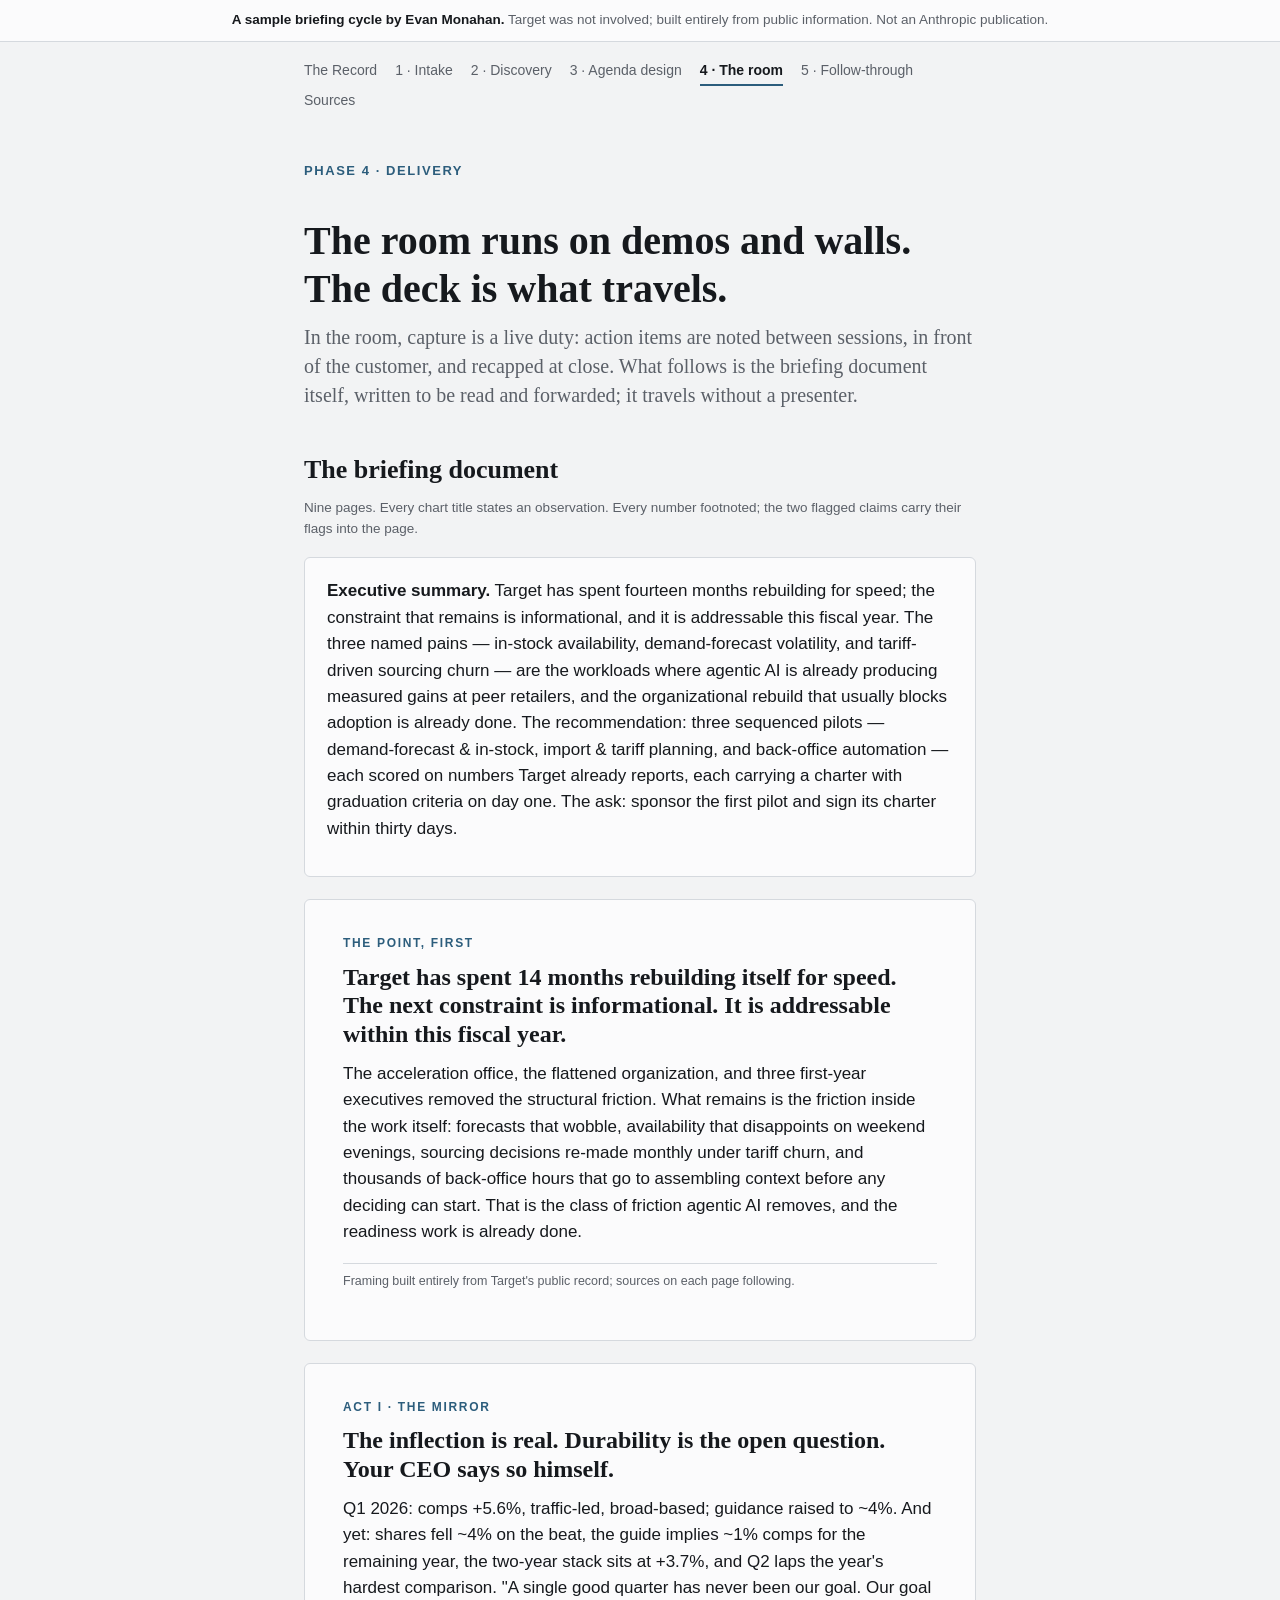
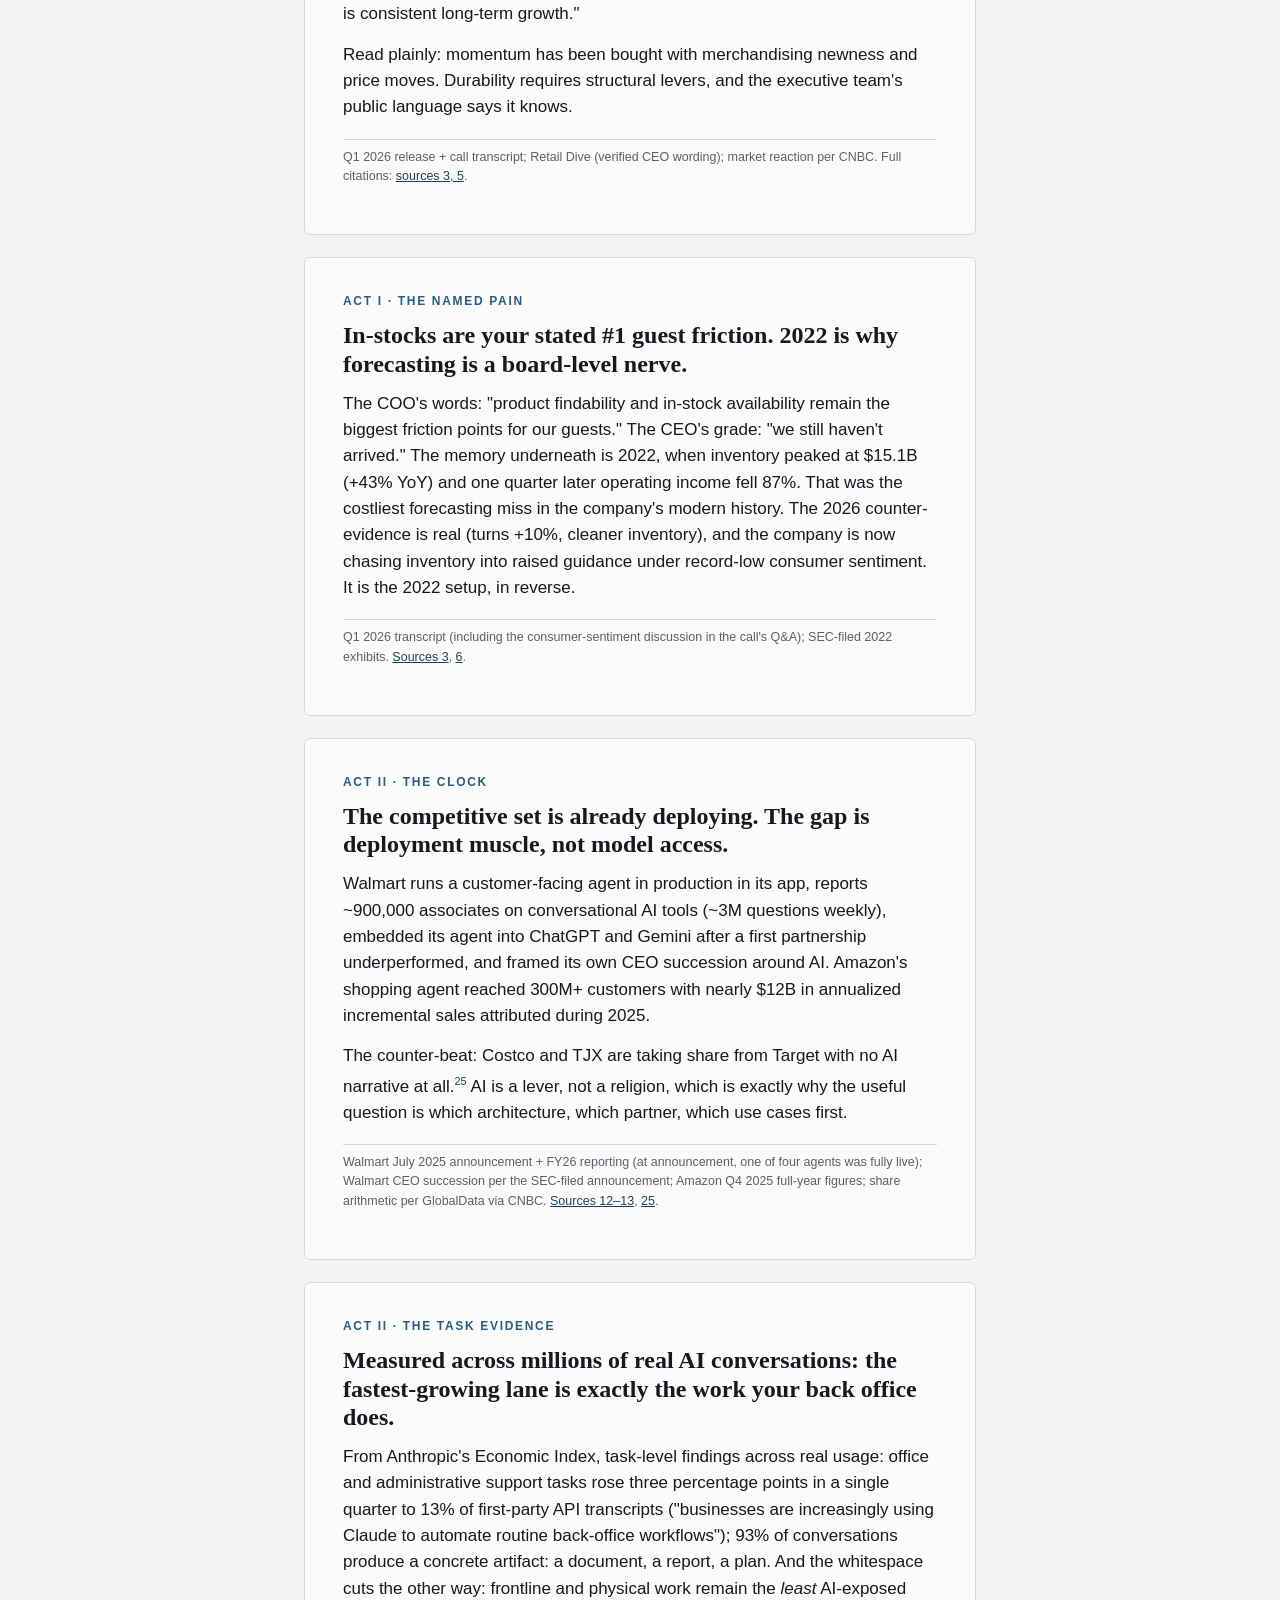
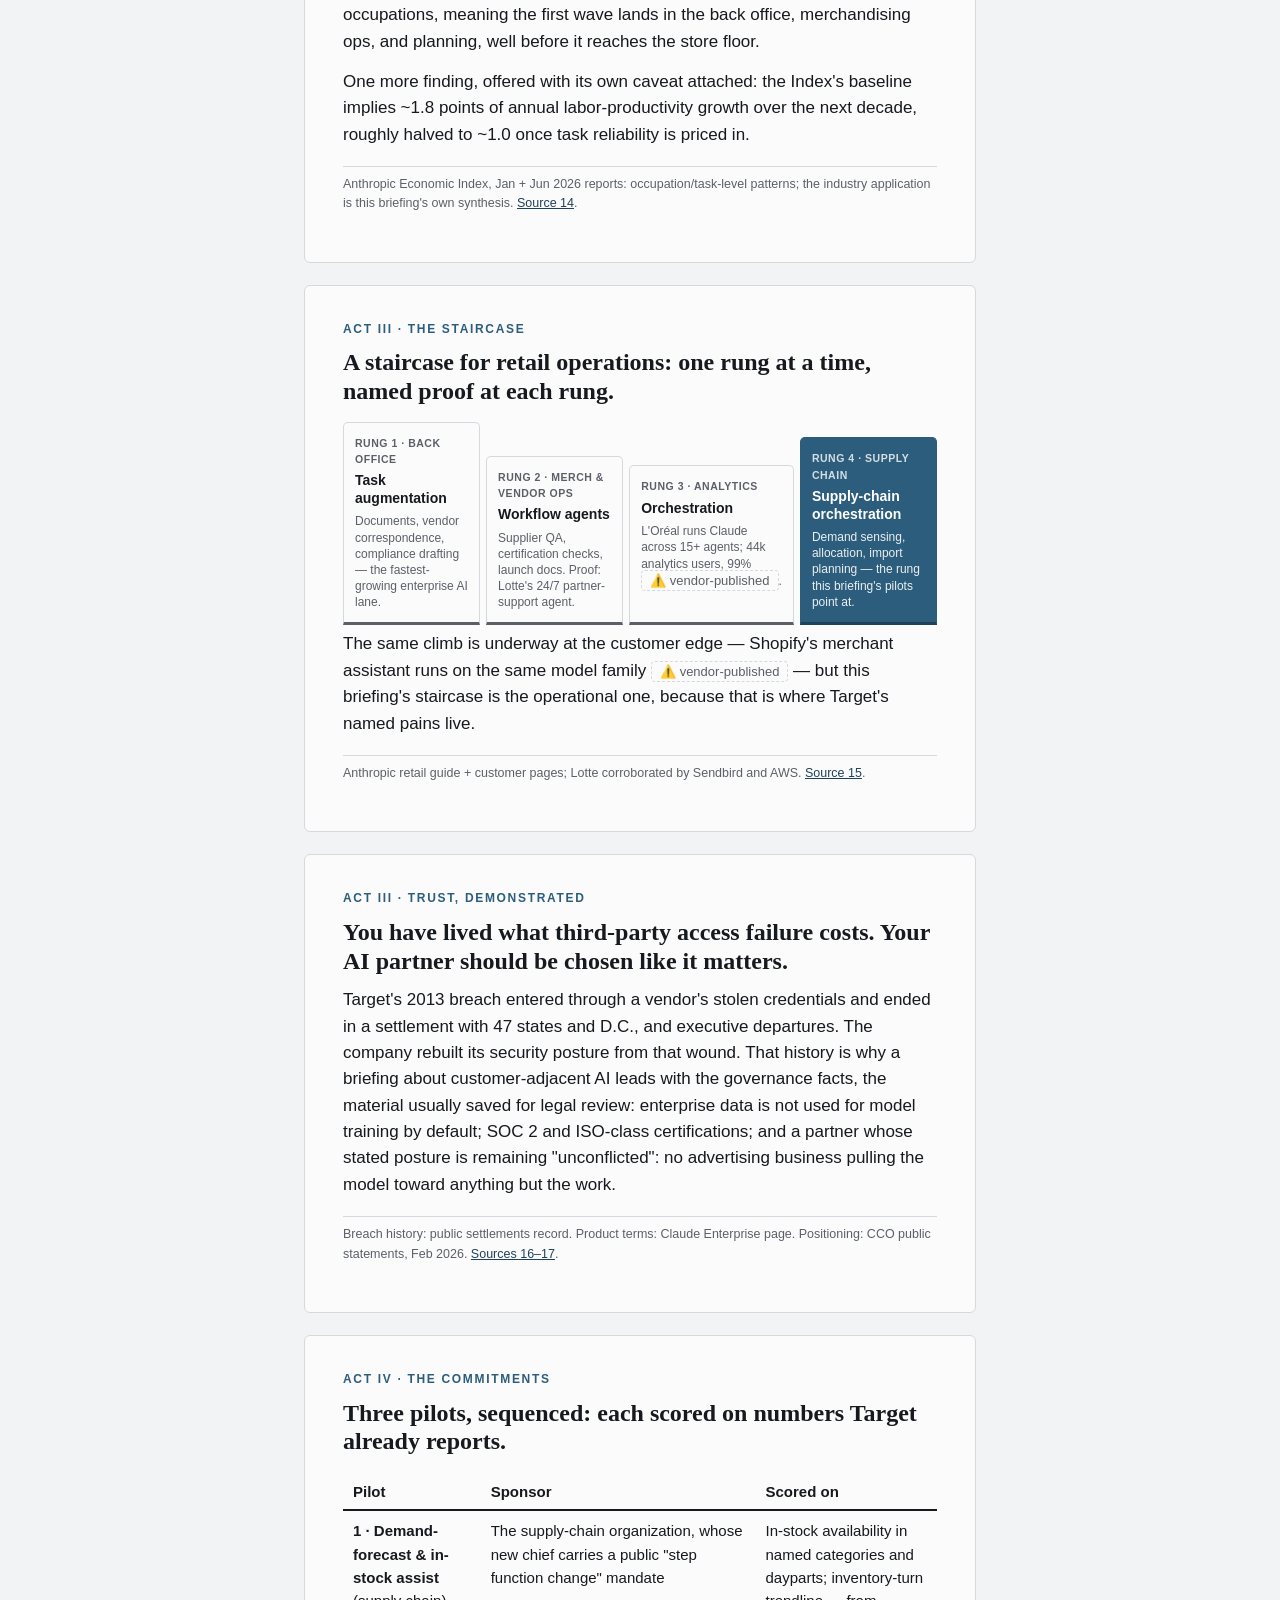
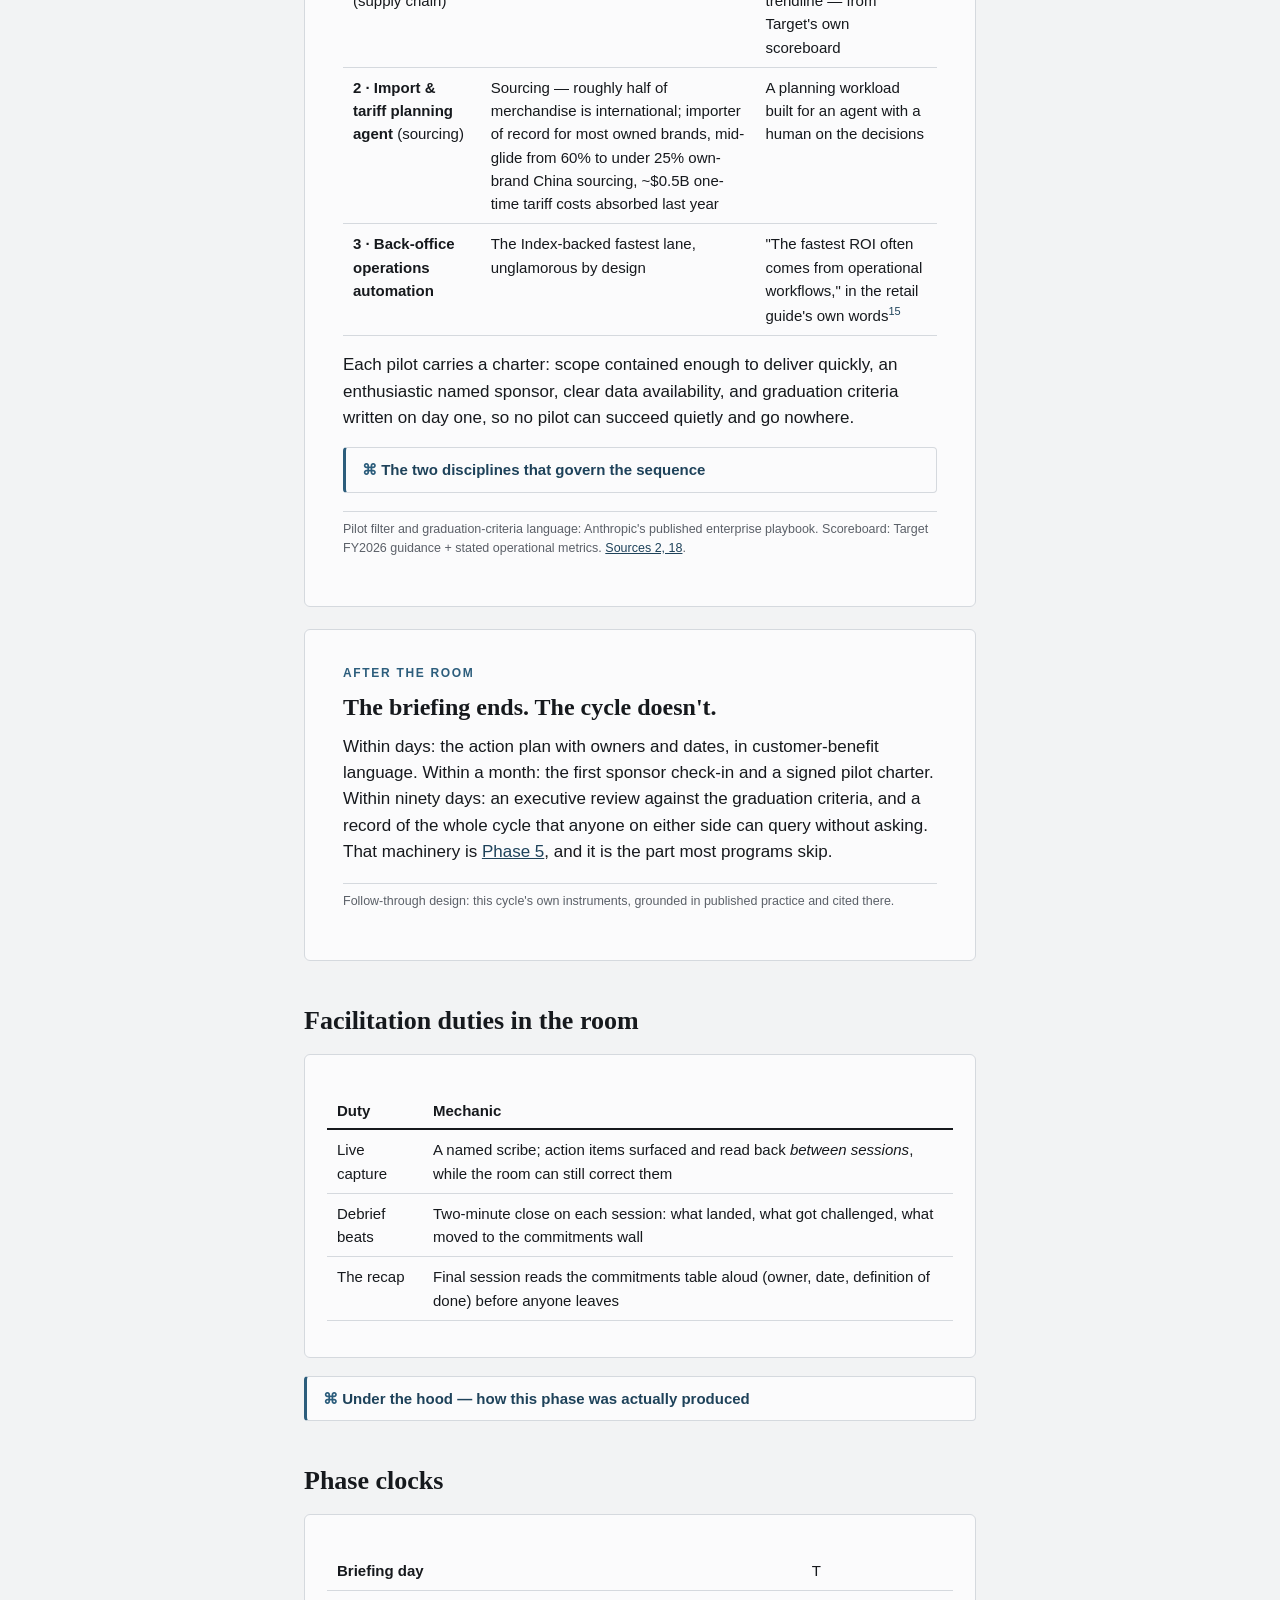
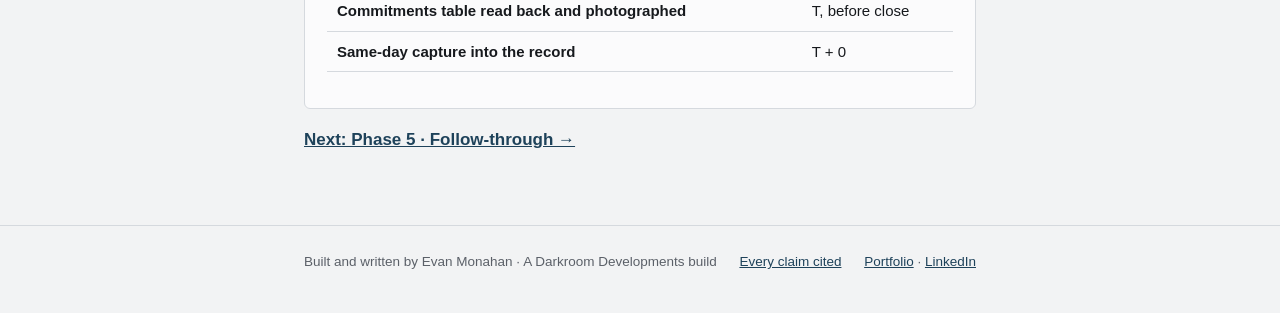
<file: 4-delivery.html>
<!DOCTYPE html>
<meta charset="utf-8">
<meta name="viewport" content="width=device-width, initial-scale=1">
<title>Phase 4 · The room · A Briefing Cycle</title>
<link rel="stylesheet" href="assets/style.css">
<script data-goatcounter="https://evanmonahan.goatcounter.com/count" async src="//gc.zgo.at/count.js"></script>

<div class="guard"><span class="measure"><strong>A sample briefing cycle by Evan Monahan.</strong> Target was not involved; built entirely from public information. Not an Anthropic publication.</span></div>

<div class="measure">
<nav class="cycle">
  <a href="index.html">The Record</a>
  <a href="1-intake.html">1 · Intake</a>
  <a href="2-discovery.html">2 · Discovery</a>
  <a href="3-agenda.html">3 · Agenda design</a>
  <a href="4-delivery.html" class="here">4 · The room</a>
  <a href="5-follow-through.html">5 · Follow-through</a>
  <a href="sources.html">Sources</a>
</nav>

<p class="kicker">Phase 4 · Delivery</p>
<h1>The room runs on demos and walls. The deck is what travels.</h1>
<p class="dek">In the room, capture is a live duty: action items are noted between sessions, in front of the customer, and recapped at close. What follows is the briefing document itself, written to be read and forwarded; it travels without a presenter.</p>

<h2>The briefing document</h2>
<p class="fn">Nine pages. Every chart title states an observation. Every number footnoted; the two flagged claims carry their flags into the page.</p>

<div class="card">
  <p><strong>Executive summary.</strong> Target has spent fourteen months rebuilding for speed; the constraint that remains is informational, and it is addressable this fiscal year. The three named pains — in-stock availability, demand-forecast volatility, and tariff-driven sourcing churn — are the workloads where agentic AI is already producing measured gains at peer retailers, and the organizational rebuild that usually blocks adoption is already done. The recommendation: three sequenced pilots — demand-forecast &amp; in-stock, import &amp; tariff planning, and back-office automation — each scored on numbers Target already reports, each carrying a charter with graduation criteria on day one. The ask: sponsor the first pilot and sign its charter within thirty days.</p>
</div>

<div class="slide">
  <p class="slidekicker">The point, first</p>
  <h3>Target has spent 14 months rebuilding itself for speed. The next constraint is informational. It is addressable within this fiscal year.</h3>
  <p>The acceleration office, the flattened organization, and three first-year executives removed the structural friction. What remains is the friction inside the work itself: forecasts that wobble, availability that disappoints on weekend evenings, sourcing decisions re-made monthly under tariff churn, and thousands of back-office hours that go to assembling context before any deciding can start. That is the class of friction agentic AI removes, and the readiness work is already done.</p>
  <p class="foot">Framing built entirely from Target's public record; sources on each page following.</p>
</div>

<div class="slide">
  <p class="slidekicker">Act I · The mirror</p>
  <h3>The inflection is real. Durability is the open question. Your CEO says so himself.</h3>
  <p>Q1 2026: comps +5.6%, traffic-led, broad-based; guidance raised to ~4%. And yet: shares fell ~4% on the beat, the guide implies ~1% comps for the remaining year, the two-year stack sits at +3.7%, and Q2 laps the year's hardest comparison. "A single good quarter has never been our goal. Our goal is consistent long-term growth."</p>
  <p>Read plainly: momentum has been bought with merchandising newness and price moves. Durability requires structural levers, and the executive team's public language says it knows.</p>
  <p class="foot">Q1 2026 release + call transcript; Retail Dive (verified CEO wording); market reaction per CNBC. Full citations: <a href="sources.html#s-q1call">sources 3, 5</a>.</p>
</div>

<div class="slide">
  <p class="slidekicker">Act I · The named pain</p>
  <h3>In-stocks are your stated #1 guest friction. 2022 is why forecasting is a board-level nerve.</h3>
  <p>The COO's words: "product findability and in-stock availability remain the biggest friction points for our guests." The CEO's grade: "we still haven't arrived." The memory underneath is 2022, when inventory peaked at $15.1B (+43% YoY) and one quarter later operating income fell 87%. That was the costliest forecasting miss in the company's modern history. The 2026 counter-evidence is real (turns +10%, cleaner inventory), and the company is now chasing inventory into raised guidance under record-low consumer sentiment. It is the 2022 setup, in reverse.</p>
  <p class="foot">Q1 2026 transcript (including the consumer-sentiment discussion in the call's Q&amp;A); SEC-filed 2022 exhibits. <a href="sources.html#s-q1call">Sources 3</a>, <a href="sources.html#s-glut">6</a>.</p>
</div>

<div class="slide">
  <p class="slidekicker">Act II · The clock</p>
  <h3>The competitive set is already deploying. The gap is deployment muscle, not model access.</h3>
  <p>Walmart runs a customer-facing agent in production in its app, reports ~900,000 associates on conversational AI tools (~3M questions weekly), embedded its agent into ChatGPT and Gemini after a first partnership underperformed, and framed its own CEO succession around AI. Amazon's shopping agent reached 300M+ customers with nearly $12B in annualized incremental sales attributed during 2025.</p>
  <p>The counter-beat: Costco and TJX are taking share from Target with no AI narrative at all.<sup><a href="sources.html#s-share">25</a></sup> AI is a lever, not a religion, which is exactly why the useful question is which architecture, which partner, which use cases first.</p>
  <p class="foot">Walmart July 2025 announcement + FY26 reporting (at announcement, one of four agents was fully live); Walmart CEO succession per the SEC-filed announcement; Amazon Q4 2025 full-year figures; share arithmetic per GlobalData via CNBC. <a href="sources.html#s-walmart">Sources 12–13</a>, <a href="sources.html#s-share">25</a>.</p>
</div>

<div class="slide">
  <p class="slidekicker">Act II · The task evidence</p>
  <h3>Measured across millions of real AI conversations: the fastest-growing lane is exactly the work your back office does.</h3>
  <p>From Anthropic's Economic Index, task-level findings across real usage: office and administrative support tasks rose three percentage points in a single quarter to 13% of first-party API transcripts ("businesses are increasingly using Claude to automate routine back-office workflows"); 93% of conversations produce a concrete artifact: a document, a report, a plan. And the whitespace cuts the other way: frontline and physical work remain the <em>least</em> AI-exposed occupations, meaning the first wave lands in the back office, merchandising ops, and planning, well before it reaches the store floor.</p>
  <p>One more finding, offered with its own caveat attached: the Index's baseline implies ~1.8 points of annual labor-productivity growth over the next decade, roughly halved to ~1.0 once task reliability is priced in.</p>
  <p class="foot">Anthropic Economic Index, Jan + Jun 2026 reports: occupation/task-level patterns; the industry application is this briefing's own synthesis. <a href="sources.html#s-index">Source 14</a>.</p>
</div>

<div class="slide">
  <p class="slidekicker">Act III · The staircase</p>
  <h3>A staircase for retail operations: one rung at a time, named proof at each rung.</h3>
  <div class="staircase">
    <div class="rung r1"><div class="rn">Rung 1 · back office</div><div class="rt">Task augmentation</div><div class="rp">Documents, vendor correspondence, compliance drafting — the fastest-growing enterprise AI lane.</div></div>
    <div class="rung r2"><div class="rn">Rung 2 · merch &amp; vendor ops</div><div class="rt">Workflow agents</div><div class="rp">Supplier QA, certification checks, launch docs. Proof: Lotte's 24/7 partner-support agent.</div></div>
    <div class="rung r3"><div class="rn">Rung 3 · analytics</div><div class="rt">Orchestration</div><div class="rp">L'Oréal runs Claude across 15+ agents; 44k analytics users, 99% <span class="flag">⚠️ vendor-published</span>.</div></div>
    <div class="rung r4"><div class="rn">Rung 4 · supply chain</div><div class="rt">Supply-chain orchestration</div><div class="rp">Demand sensing, allocation, import planning — the rung this briefing's pilots point at.</div></div>
  </div>
  <p>The same climb is underway at the customer edge — Shopify's merchant assistant runs on the same model family <span class="flag">⚠️ vendor-published</span> — but this briefing's staircase is the operational one, because that is where Target's named pains live.</p>
  <p class="foot">Anthropic retail guide + customer pages; Lotte corroborated by Sendbird and AWS. <a href="sources.html#s-ladder">Source 15</a>.</p>
</div>

<div class="slide">
  <p class="slidekicker">Act III · Trust, demonstrated</p>
  <h3>You have lived what third-party access failure costs. Your AI partner should be chosen like it matters.</h3>
  <p>Target's 2013 breach entered through a vendor's stolen credentials and ended in a settlement with 47 states and D.C., and executive departures. The company rebuilt its security posture from that wound. That history is why a briefing about customer-adjacent AI leads with the governance facts, the material usually saved for legal review: enterprise data is not used for model training by default; SOC 2 and ISO-class certifications; and a partner whose stated posture is remaining "unconflicted": no advertising business pulling the model toward anything but the work.</p>
  <p class="foot">Breach history: public settlements record. Product terms: Claude Enterprise page. Positioning: CCO public statements, Feb 2026. <a href="sources.html#s-trust">Sources 16–17</a>.</p>
</div>

<div class="slide">
  <p class="slidekicker">Act IV · The commitments</p>
  <h3>Three pilots, sequenced: each scored on numbers Target already reports.</h3>
  <table>
    <tr><th>Pilot</th><th>Sponsor</th><th>Scored on</th></tr>
    <tr><td><strong>1 · Demand-forecast &amp; in-stock assist</strong> (supply chain)</td><td>The supply-chain organization, whose new chief carries a public "step function change" mandate</td><td>In-stock availability in named categories and dayparts; inventory-turn trendline — from Target's own scoreboard</td></tr>
    <tr><td><strong>2 · Import &amp; tariff planning agent</strong> (sourcing)</td><td>Sourcing — roughly half of merchandise is international; importer of record for most owned brands, mid-glide from 60% to under 25% own-brand China sourcing, ~$0.5B one-time tariff costs absorbed last year</td><td>A planning workload built for an agent with a human on the decisions</td></tr>
    <tr><td><strong>3 · Back-office operations automation</strong></td><td>The Index-backed fastest lane, unglamorous by design</td><td>"The fastest ROI often comes from operational workflows," in the retail guide's own words<sup><a href="sources.html#s-ladder">15</a></sup></td></tr>
  </table>
  <p>Each pilot carries a charter: scope contained enough to deliver quickly, an enthusiastic named sponsor, clear data availability, and graduation criteria written on day one, so no pilot can succeed quietly and go nowhere.</p>
  <details class="lens">
    <summary>The two disciplines that govern the sequence</summary>
    <div class="body">
      <p><strong>Plan slow, deliver fast:</strong> the pilot is the cheap, reversible simulation; the expensive window is production, so pilots exist to make the production run short. And <strong>each pilot is a repeatable module in a self-referencing niche:</strong> one team whose results the adjacent teams can't dismiss, because that adjacency is the mechanism by which value spreads.<sup><a href="sources.html#s-craft">24</a></sup></p>
    </div>
  </details>
  <p class="foot">Pilot filter and graduation-criteria language: Anthropic's published enterprise playbook. Scoreboard: Target FY2026 guidance + stated operational metrics. <a href="sources.html#s-playbook">Sources 2, 18</a>.</p>
</div>

<div class="slide">
  <p class="slidekicker">After the room</p>
  <h3>The briefing ends. The cycle doesn't.</h3>
  <p>Within days: the action plan with owners and dates, in customer-benefit language. Within a month: the first sponsor check-in and a signed pilot charter. Within ninety days: an executive review against the graduation criteria, and a record of the whole cycle that anyone on either side can query without asking. That machinery is <a href="5-follow-through.html">Phase 5</a>, and it is the part most programs skip.</p>
  <p class="foot">Follow-through design: this cycle's own instruments, grounded in published practice and cited there.</p>
</div>

<h2>Facilitation duties in the room</h2>
<div class="card">
  <table>
    <tr><th>Duty</th><th>Mechanic</th></tr>
    <tr><td>Live capture</td><td>A named scribe; action items surfaced and read back <em>between sessions</em>, while the room can still correct them</td></tr>
    <tr><td>Debrief beats</td><td>Two-minute close on each session: what landed, what got challenged, what moved to the commitments wall</td></tr>
    <tr><td>The recap</td><td>Final session reads the commitments table aloud (owner, date, definition of done) before anyone leaves</td></tr>
  </table>
</div>

<details class="lens">
  <summary>Under the hood — how this phase was actually produced</summary>
  <div class="body">
    <p>The nine-page document above was drafted by Claude from the discovery synthesis and the agenda's from→to lines, then rewritten by the human for register and cut by a third. Charts and demo builds that would require non-public data are omitted from this sample and noted as omissions; nothing is faked. In a live cycle the same drafting pass produces speaker notes per session leader and a tailored exec pre-read, from the same source material, in the same afternoon.</p>
  </div>
</details>

<h2>Phase clocks</h2>
<div class="card">
  <table class="ledger">
    <tr><td>Briefing day</td><td class="num">T</td></tr>
    <tr><td>Commitments table read back and photographed</td><td class="num">T, before close</td></tr>
    <tr><td>Same-day capture into the record</td><td class="num">T + 0</td></tr>
  </table>
</div>

<p><a href="5-follow-through.html"><strong>Next: Phase 5 · Follow-through →</strong></a></p>
</div>

<footer>
  <div class="measure">
    <span>Built and written by Evan Monahan · A Darkroom Developments build</span>
    <span><a href="sources.html">Every claim cited</a></span>
    <span><a href="https://evmonaha880.github.io/portfolio">Portfolio</a> &middot; <a href="https://www.linkedin.com/in/evan-monahan-982ba931">LinkedIn</a></span>
  </div>
</footer>
</file>
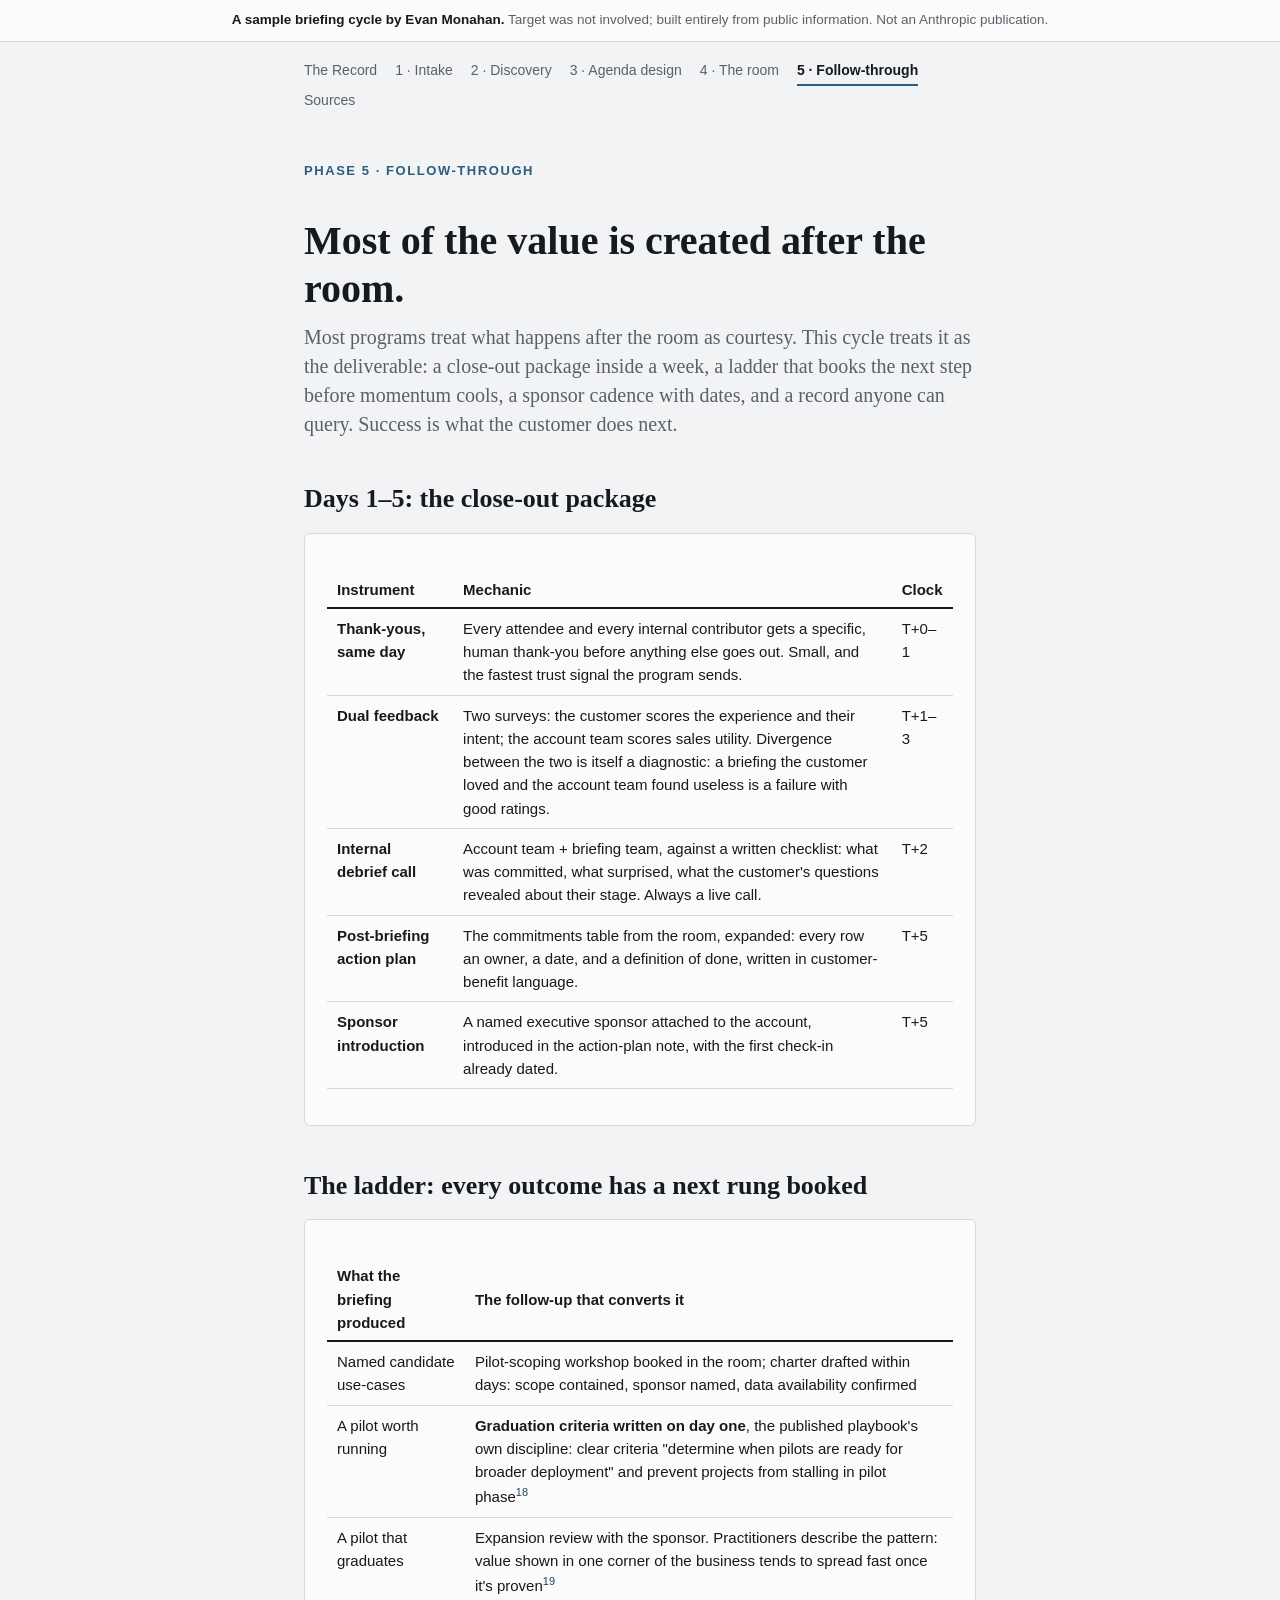
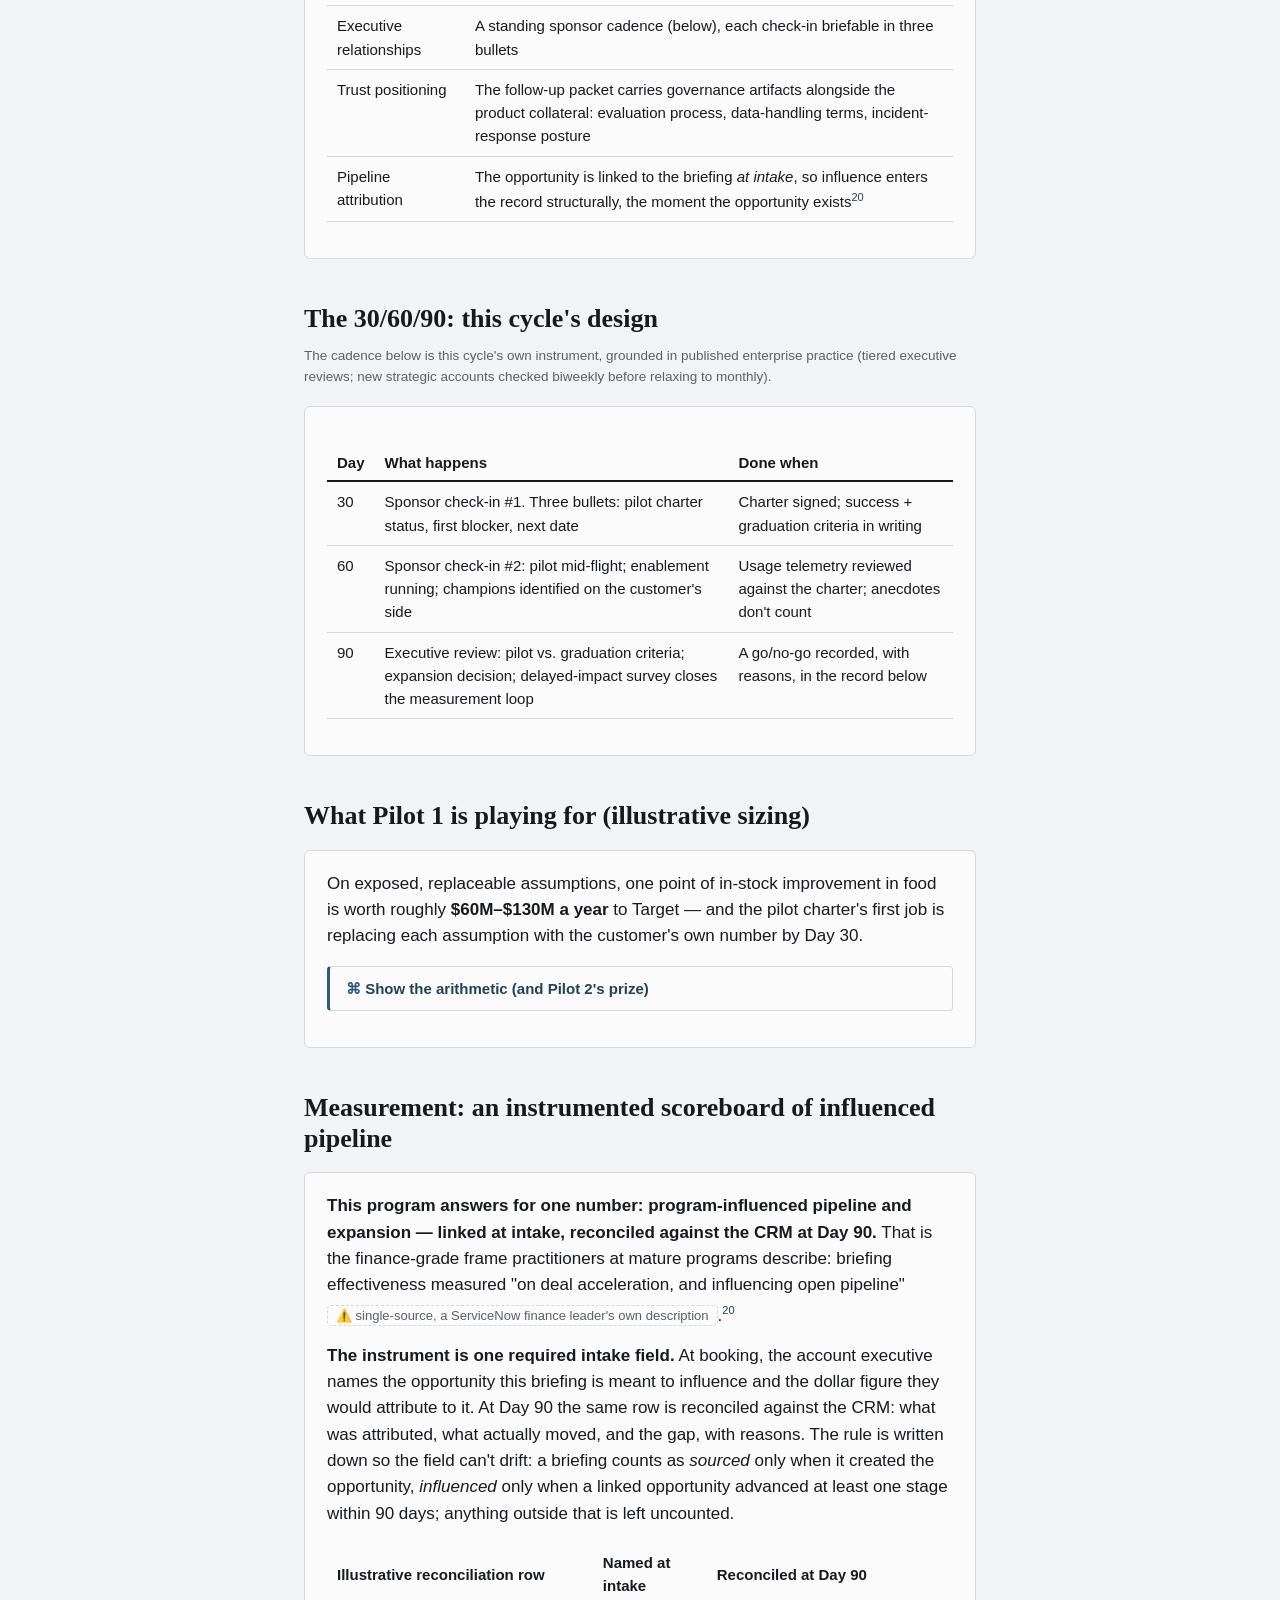
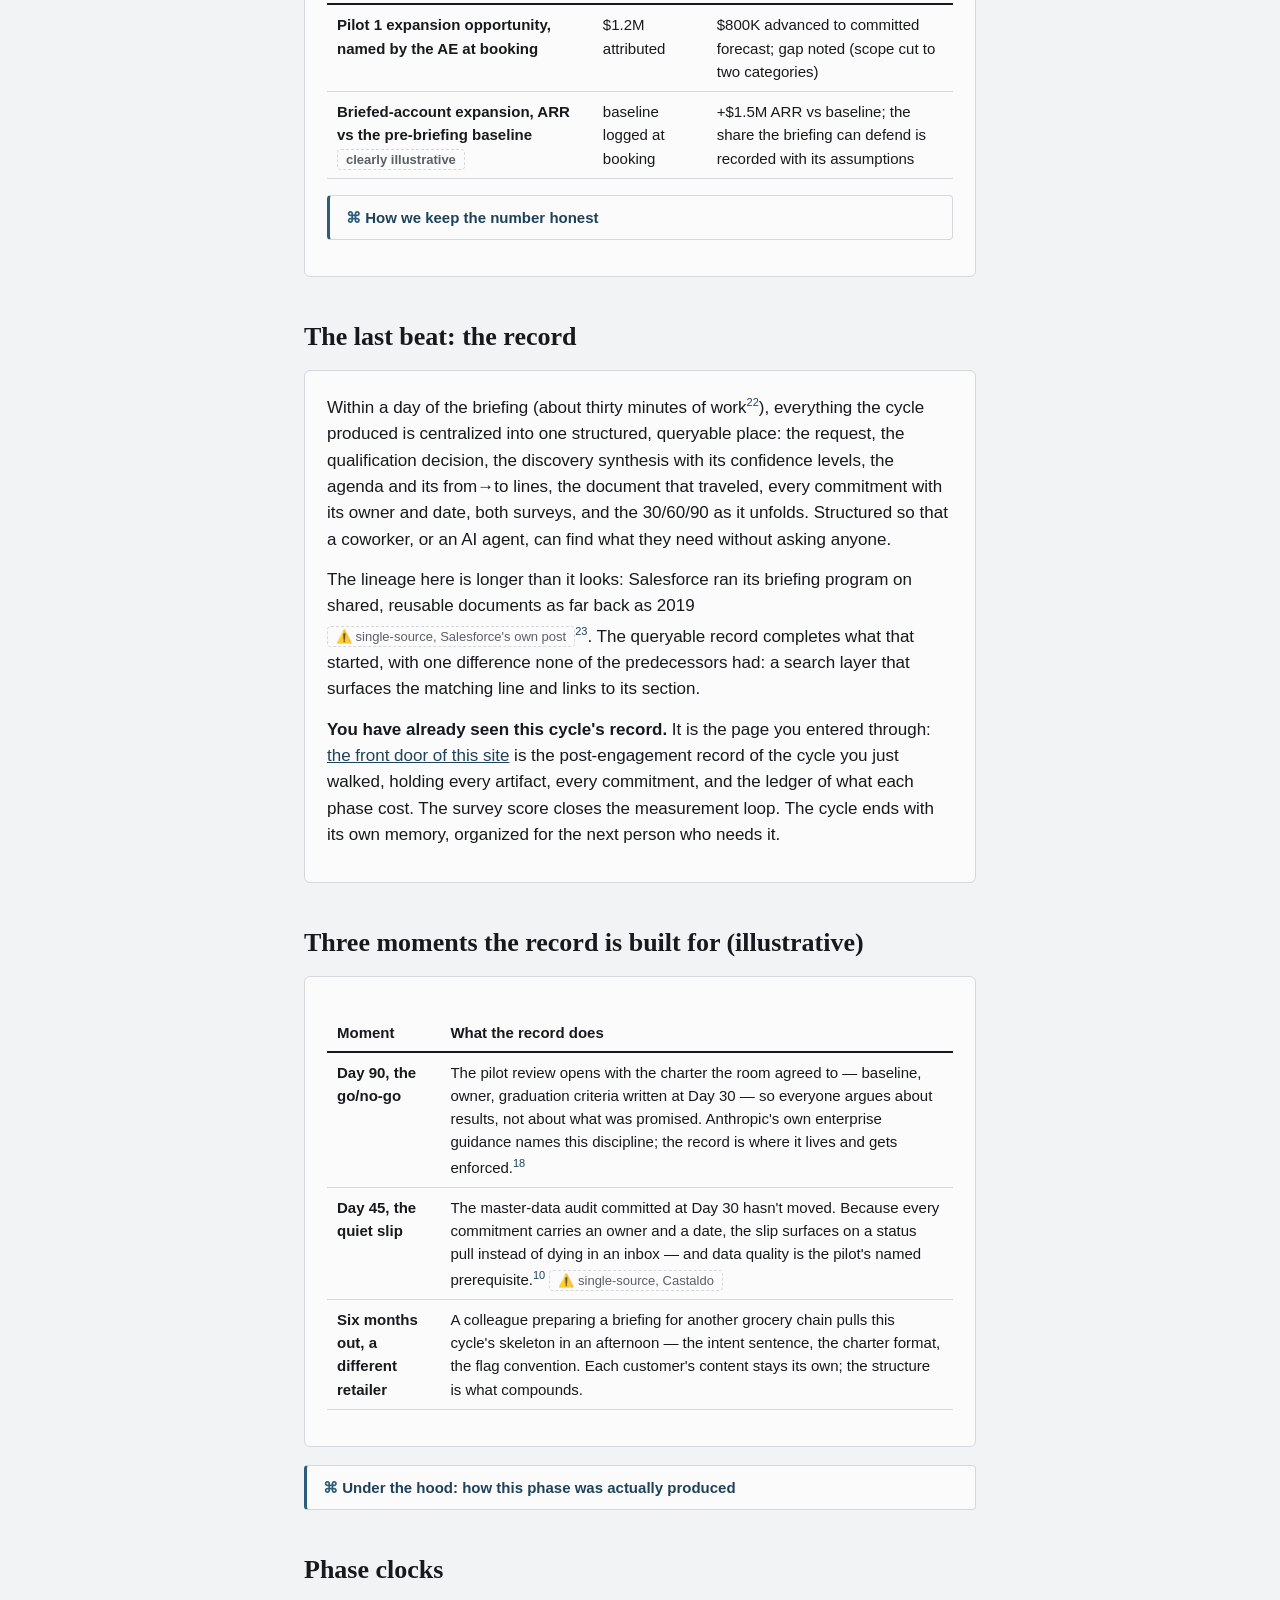
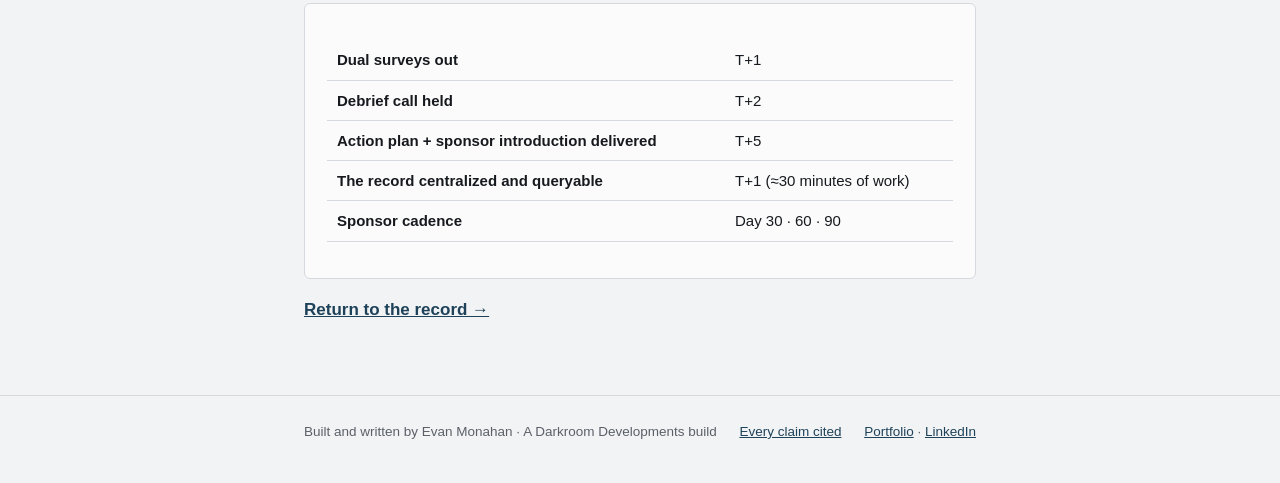
<file: 5-follow-through.html>
<!DOCTYPE html>
<meta charset="utf-8">
<meta name="viewport" content="width=device-width, initial-scale=1">
<title>Phase 5 · Follow-through · A Briefing Cycle</title>
<link rel="stylesheet" href="assets/style.css">
<script data-goatcounter="https://evanmonahan.goatcounter.com/count" async src="//gc.zgo.at/count.js"></script>

<div class="guard"><span class="measure"><strong>A sample briefing cycle by Evan Monahan.</strong> Target was not involved; built entirely from public information. Not an Anthropic publication.</span></div>

<div class="measure">
<nav class="cycle">
  <a href="index.html">The Record</a>
  <a href="1-intake.html">1 · Intake</a>
  <a href="2-discovery.html">2 · Discovery</a>
  <a href="3-agenda.html">3 · Agenda design</a>
  <a href="4-delivery.html">4 · The room</a>
  <a href="5-follow-through.html" class="here">5 · Follow-through</a>
  <a href="sources.html">Sources</a>
</nav>

<p class="kicker">Phase 5 · Follow-through</p>
<h1>Most of the value is created after the room.</h1>
<p class="dek">Most programs treat what happens after the room as courtesy. This cycle treats it as the deliverable: a close-out package inside a week, a ladder that books the next step before momentum cools, a sponsor cadence with dates, and a record anyone can query. Success is what the customer does next.</p>

<h2>Days 1–5: the close-out package</h2>
<div class="card">
  <table>
    <tr><th>Instrument</th><th>Mechanic</th><th>Clock</th></tr>
    <tr><td><strong>Thank-yous, same day</strong></td><td>Every attendee and every internal contributor gets a specific, human thank-you before anything else goes out. Small, and the fastest trust signal the program sends.</td><td class="num">T+0–1</td></tr>
    <tr><td><strong>Dual feedback</strong></td><td>Two surveys: the customer scores the experience and their intent; the account team scores sales utility. Divergence between the two is itself a diagnostic: a briefing the customer loved and the account team found useless is a failure with good ratings.</td><td class="num">T+1–3</td></tr>
    <tr><td><strong>Internal debrief call</strong></td><td>Account team + briefing team, against a written checklist: what was committed, what surprised, what the customer's questions revealed about their stage. Always a live call.</td><td class="num">T+2</td></tr>
    <tr><td><strong>Post-briefing action plan</strong></td><td>The commitments table from the room, expanded: every row an owner, a date, and a definition of done, written in customer-benefit language.</td><td class="num">T+5</td></tr>
    <tr><td><strong>Sponsor introduction</strong></td><td>A named executive sponsor attached to the account, introduced in the action-plan note, with the first check-in already dated.</td><td class="num">T+5</td></tr>
  </table>
</div>

<h2>The ladder: every outcome has a next rung booked</h2>
<div class="card">
  <table>
    <tr><th>What the briefing produced</th><th>The follow-up that converts it</th></tr>
    <tr><td>Named candidate use-cases</td><td>Pilot-scoping workshop booked in the room; charter drafted within days: scope contained, sponsor named, data availability confirmed</td></tr>
    <tr><td>A pilot worth running</td><td><strong>Graduation criteria written on day one</strong>, the published playbook's own discipline: clear criteria "determine when pilots are ready for broader deployment" and prevent projects from stalling in pilot phase<sup><a href="sources.html#s-playbook">18</a></sup></td></tr>
    <tr><td>A pilot that graduates</td><td>Expansion review with the sponsor. Practitioners describe the pattern: value shown in one corner of the business tends to spread fast once it's proven<sup><a href="sources.html#s-smith-quote">19</a></sup></td></tr>
    <tr><td>Executive relationships</td><td>A standing sponsor cadence (below), each check-in briefable in three bullets</td></tr>
    <tr><td>Trust positioning</td><td>The follow-up packet carries governance artifacts alongside the product collateral: evaluation process, data-handling terms, incident-response posture</td></tr>
    <tr><td>Pipeline attribution</td><td>The opportunity is linked to the briefing <em>at intake</em>, so influence enters the record structurally, the moment the opportunity exists<sup><a href="sources.html#s-measure">20</a></sup></td></tr>
  </table>
</div>

<h2>The 30/60/90: this cycle's design</h2>
<p class="fn">The cadence below is this cycle's own instrument, grounded in published enterprise practice (tiered executive reviews; new strategic accounts checked biweekly before relaxing to monthly).</p>
<div class="card">
  <table>
    <tr><th class="num">Day</th><th>What happens</th><th>Done when</th></tr>
    <tr><td class="num">30</td><td>Sponsor check-in #1. Three bullets: pilot charter status, first blocker, next date</td><td>Charter signed; success + graduation criteria in writing</td></tr>
    <tr><td class="num">60</td><td>Sponsor check-in #2: pilot mid-flight; enablement running; champions identified on the customer's side</td><td>Usage telemetry reviewed against the charter; anecdotes don't count</td></tr>
    <tr><td class="num">90</td><td>Executive review: pilot vs. graduation criteria; expansion decision; delayed-impact survey closes the measurement loop</td><td>A go/no-go recorded, with reasons, in the record below</td></tr>
  </table>
</div>

<h2>What Pilot 1 is playing for (illustrative sizing)</h2>
<div class="card">
  <p>On exposed, replaceable assumptions, one point of in-stock improvement in food is worth roughly <strong>$60M–$130M a year</strong> to Target — and the pilot charter's first job is replacing each assumption with the customer's own number by Day 30.</p>
  <details class="lens">
    <summary>Show the arithmetic (and Pilot 2's prize)</summary>
    <div class="body">
      <p>Two facts anchor it: Target's FY2025 net sales were $104.8B,<sup><a href="sources.html#s-10k">1</a></sup> and its COO named in-stocks and findability "the biggest friction points for our guests," especially in food.<sup><a href="sources.html#s-q1call">3</a></sup> The rest is arithmetic on exposed assumptions: if food is roughly a fifth of sales (an assumption; the 10-K category table replaces it before anyone quotes this), and a missed shelf converts to a lost sale somewhere between 30% and 60% of the time, then one point of in-stock improvement in food is worth roughly $60M–$130M a year. The same discipline sizes Pilot 2: roughly half of what Target sells is sourced internationally, and Target is importer of record for most of its owned brands,<sup><a href="sources.html#s-tariff">7</a></sup> so detention, demurrage, and empty-repositioning line items give that agent a measurable prize of its own.</p>
    </div>
  </details>
</div>

<h2 id="measurement">Measurement: an instrumented scoreboard of influenced pipeline</h2>
<div class="card">
  <p><strong>This program answers for one number: program-influenced pipeline and expansion — linked at intake, reconciled against the CRM at Day 90.</strong> That is the finance-grade frame practitioners at mature programs describe: briefing effectiveness measured "on deal acceleration, and influencing open pipeline" <span class="flag">⚠️ single-source, a ServiceNow finance leader's own description</span>.<sup><a href="sources.html#s-measure">20</a></sup></p>
  <p><strong>The instrument is one required intake field.</strong> At booking, the account executive names the opportunity this briefing is meant to influence and the dollar figure they would attribute to it. At Day 90 the same row is reconciled against the CRM: what was attributed, what actually moved, and the gap, with reasons. The rule is written down so the field can't drift: a briefing counts as <em>sourced</em> only when it created the opportunity, <em>influenced</em> only when a linked opportunity advanced at least one stage within 90 days; anything outside that is left uncounted.</p>
  <table class="ledger">
    <tr><th>Illustrative reconciliation row</th><th class="num">Named at intake</th><th class="num">Reconciled at Day 90</th></tr>
    <tr><td>Pilot 1 expansion opportunity, named by the AE at booking</td><td class="num">$1.2M attributed</td><td class="num">$800K advanced to committed forecast; gap noted (scope cut to two categories)</td></tr>
    <tr><td>Briefed-account expansion, ARR vs the pre-briefing baseline <span class="flag">clearly illustrative</span></td><td class="num">baseline logged at booking</td><td class="num">+$1.5M ARR vs baseline; the share the briefing can defend is recorded with its assumptions</td></tr>
  </table>
  <details class="lens">
    <summary>How we keep the number honest</summary>
    <div class="body">
      <p><strong>The honesty rule, applied to our own industry's favorite numbers:</strong> ServiceNow's briefing program is often credited with $855M in influenced revenue, a figure that traces to one employee's LinkedIn profile and no published source. Industry survey stats (roughly three-quarters of attendees deciding to purchase, deal values up by a third) circulate through vendor whitepapers with inconsistent numbers between relays.<sup><a href="sources.html#s-folklore">21</a></sup> We cite them as what they are, folklore with a direction but no audit trail, and instrument this program so its number is defensible: attribution recorded at intake, reviewed against the CRM, reported with its assumptions attached.</p>
      <p><strong>This is true if:</strong> opportunities are linked at intake with discipline (the single failure point of every attribution system), and the delayed survey actually runs. Both are written into the action plan as owned steps with names attached.</p>
    </div>
  </details>
</div>

<h2>The last beat: the record</h2>
<div class="card">
  <p>Within a day of the briefing (about thirty minutes of work<sup><a href="sources.html#s-bowman">22</a></sup>), everything the cycle produced is centralized into one structured, queryable place: the request, the qualification decision, the discovery synthesis with its confidence levels, the agenda and its from→to lines, the document that traveled, every commitment with its owner and date, both surveys, and the 30/60/90 as it unfolds. Structured so that a coworker, or an AI agent, can find what they need without asking anyone.</p>
  <p>The lineage here is longer than it looks: Salesforce ran its briefing program on shared, reusable documents as far back as 2019 <span class="flag">⚠️ single-source, Salesforce's own post</span><sup><a href="sources.html#s-quip">23</a></sup>. The queryable record completes what that started, with one difference none of the predecessors had: a search layer that surfaces the matching line and links to its section.</p>
  <p><strong>You have already seen this cycle's record.</strong> It is the page you entered through: <a href="index.html">the front door of this site</a> is the post-engagement record of the cycle you just walked, holding every artifact, every commitment, and the ledger of what each phase cost. The survey score closes the measurement loop. The cycle ends with its own memory, organized for the next person who needs it.</p>
</div>

<h2>Three moments the record is built for (illustrative)</h2>
<div class="card">
  <table>
    <tr><th>Moment</th><th>What the record does</th></tr>
    <tr><td><strong>Day 90, the go/no-go</strong></td><td>The pilot review opens with the charter the room agreed to — baseline, owner, graduation criteria written at Day 30 — so everyone argues about results, not about what was promised. Anthropic's own enterprise guidance names this discipline; the record is where it lives and gets enforced.<sup><a href="sources.html#s-playbook">18</a></sup></td></tr>
    <tr><td><strong>Day 45, the quiet slip</strong></td><td>The master-data audit committed at Day 30 hasn't moved. Because every commitment carries an owner and a date, the slip surfaces on a status pull instead of dying in an inbox — and data quality is the pilot's named prerequisite.<sup><a href="sources.html#s-canada">10</a></sup> <span class="flag">⚠️ single-source, Castaldo</span></td></tr>
    <tr><td><strong>Six months out, a different retailer</strong></td><td>A colleague preparing a briefing for another grocery chain pulls this cycle's skeleton in an afternoon — the intent sentence, the charter format, the flag convention. Each customer's content stays its own; the structure is what compounds.</td></tr>
  </table>
</div>

<details class="lens">
  <summary>Under the hood: how this phase was actually produced</summary>
  <div class="body">
    <p>No public source describes how Anthropic's own briefing program runs its follow-through: the program is months old. This phase is therefore a proposal, assembled from the strongest published practice across the industry's mature programs (each element cited to its own source), and its instruments (the dual surveys, the debrief checklist, the action-plan format, the 30/60/90) were authored fresh for this cycle: the industry's own versions sit behind association paywalls, which is itself a finding. Claude drafted each instrument from the cited practices; the human decided what a one-person program can actually keep: every instrument here survives contact with a team of one.</p>
  </div>
</details>

<h2>Phase clocks</h2>
<div class="card">
  <table class="ledger">
    <tr><td>Dual surveys out</td><td class="num">T+1</td></tr>
    <tr><td>Debrief call held</td><td class="num">T+2</td></tr>
    <tr><td>Action plan + sponsor introduction delivered</td><td class="num">T+5</td></tr>
    <tr><td>The record centralized and queryable</td><td class="num">T+1 (≈30 minutes of work)</td></tr>
    <tr><td>Sponsor cadence</td><td class="num">Day 30 · 60 · 90</td></tr>
  </table>
</div>

<p><a href="index.html"><strong>Return to the record →</strong></a></p>
</div>

<footer>
  <div class="measure">
    <span>Built and written by Evan Monahan · A Darkroom Developments build</span>
    <span><a href="sources.html">Every claim cited</a></span>
    <span><a href="https://evmonaha880.github.io/portfolio">Portfolio</a> &middot; <a href="https://www.linkedin.com/in/evan-monahan-982ba931">LinkedIn</a></span>
  </div>
</footer>
</file>
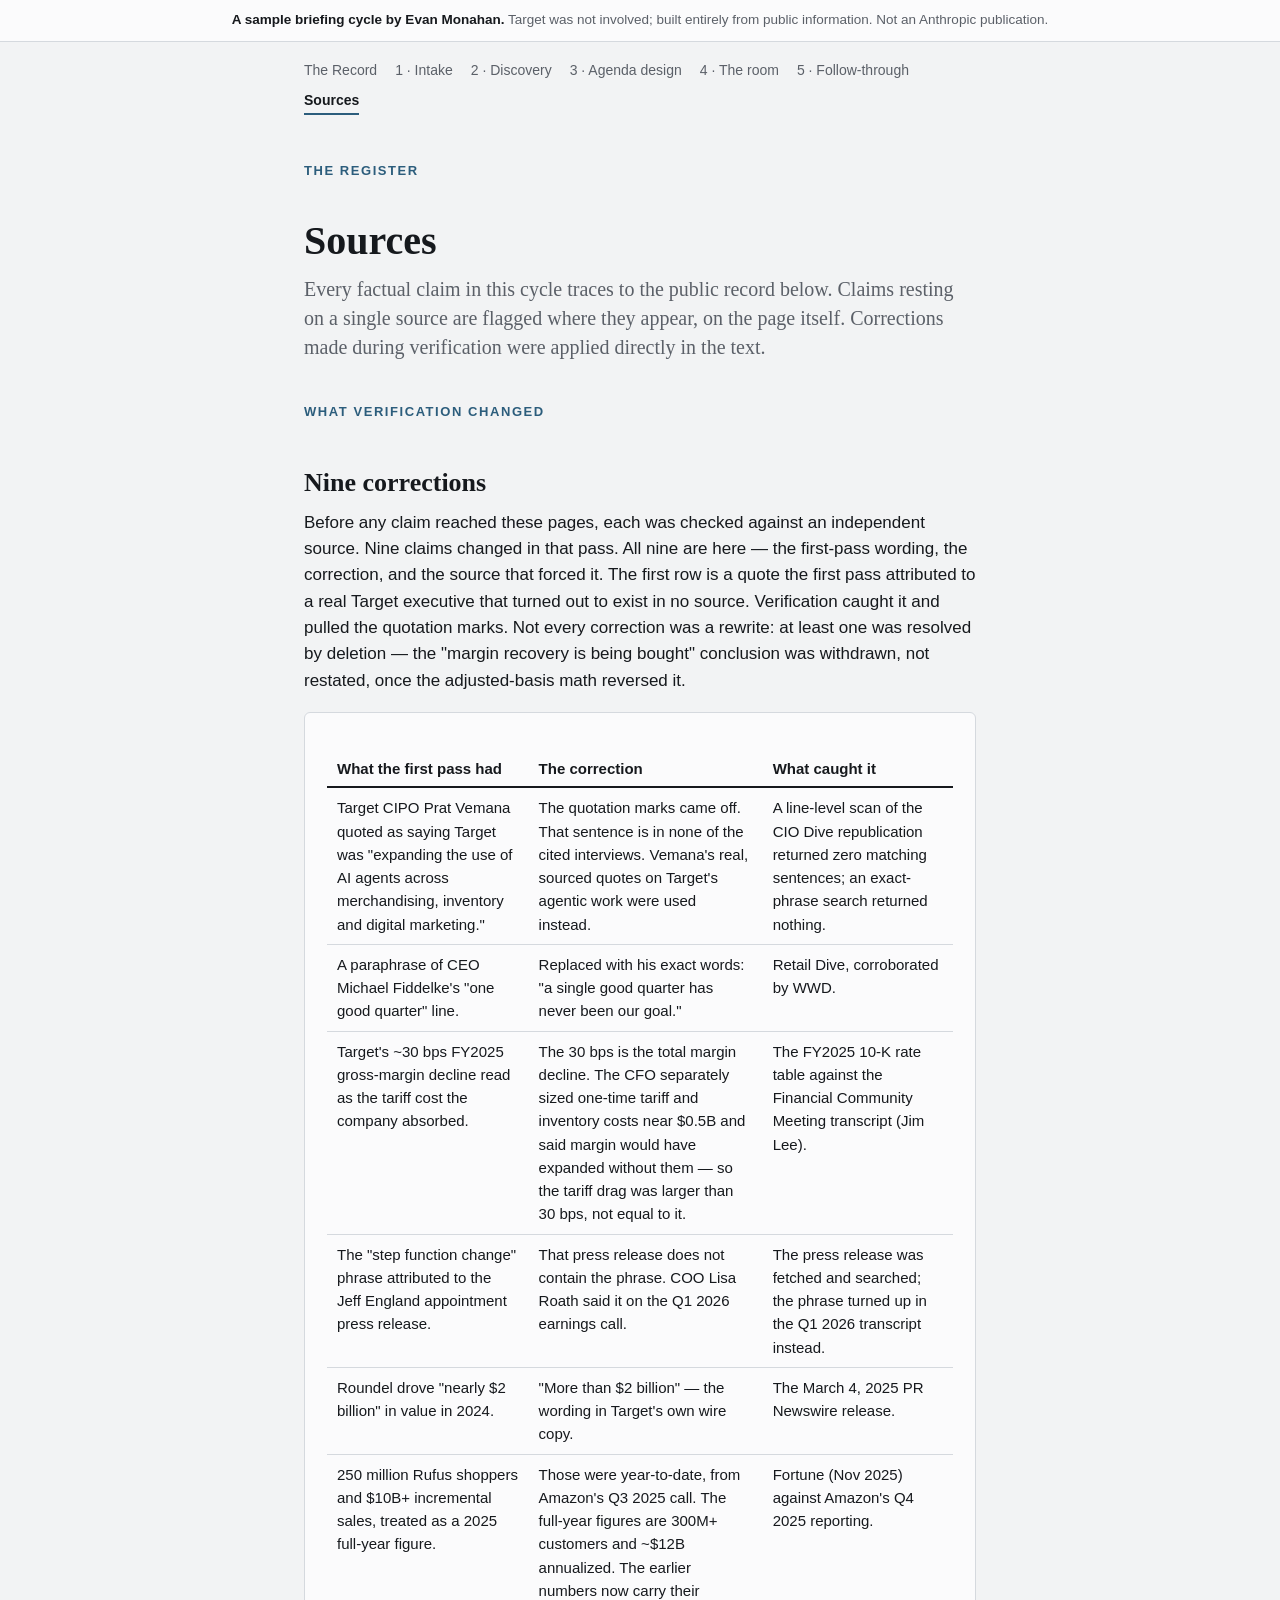
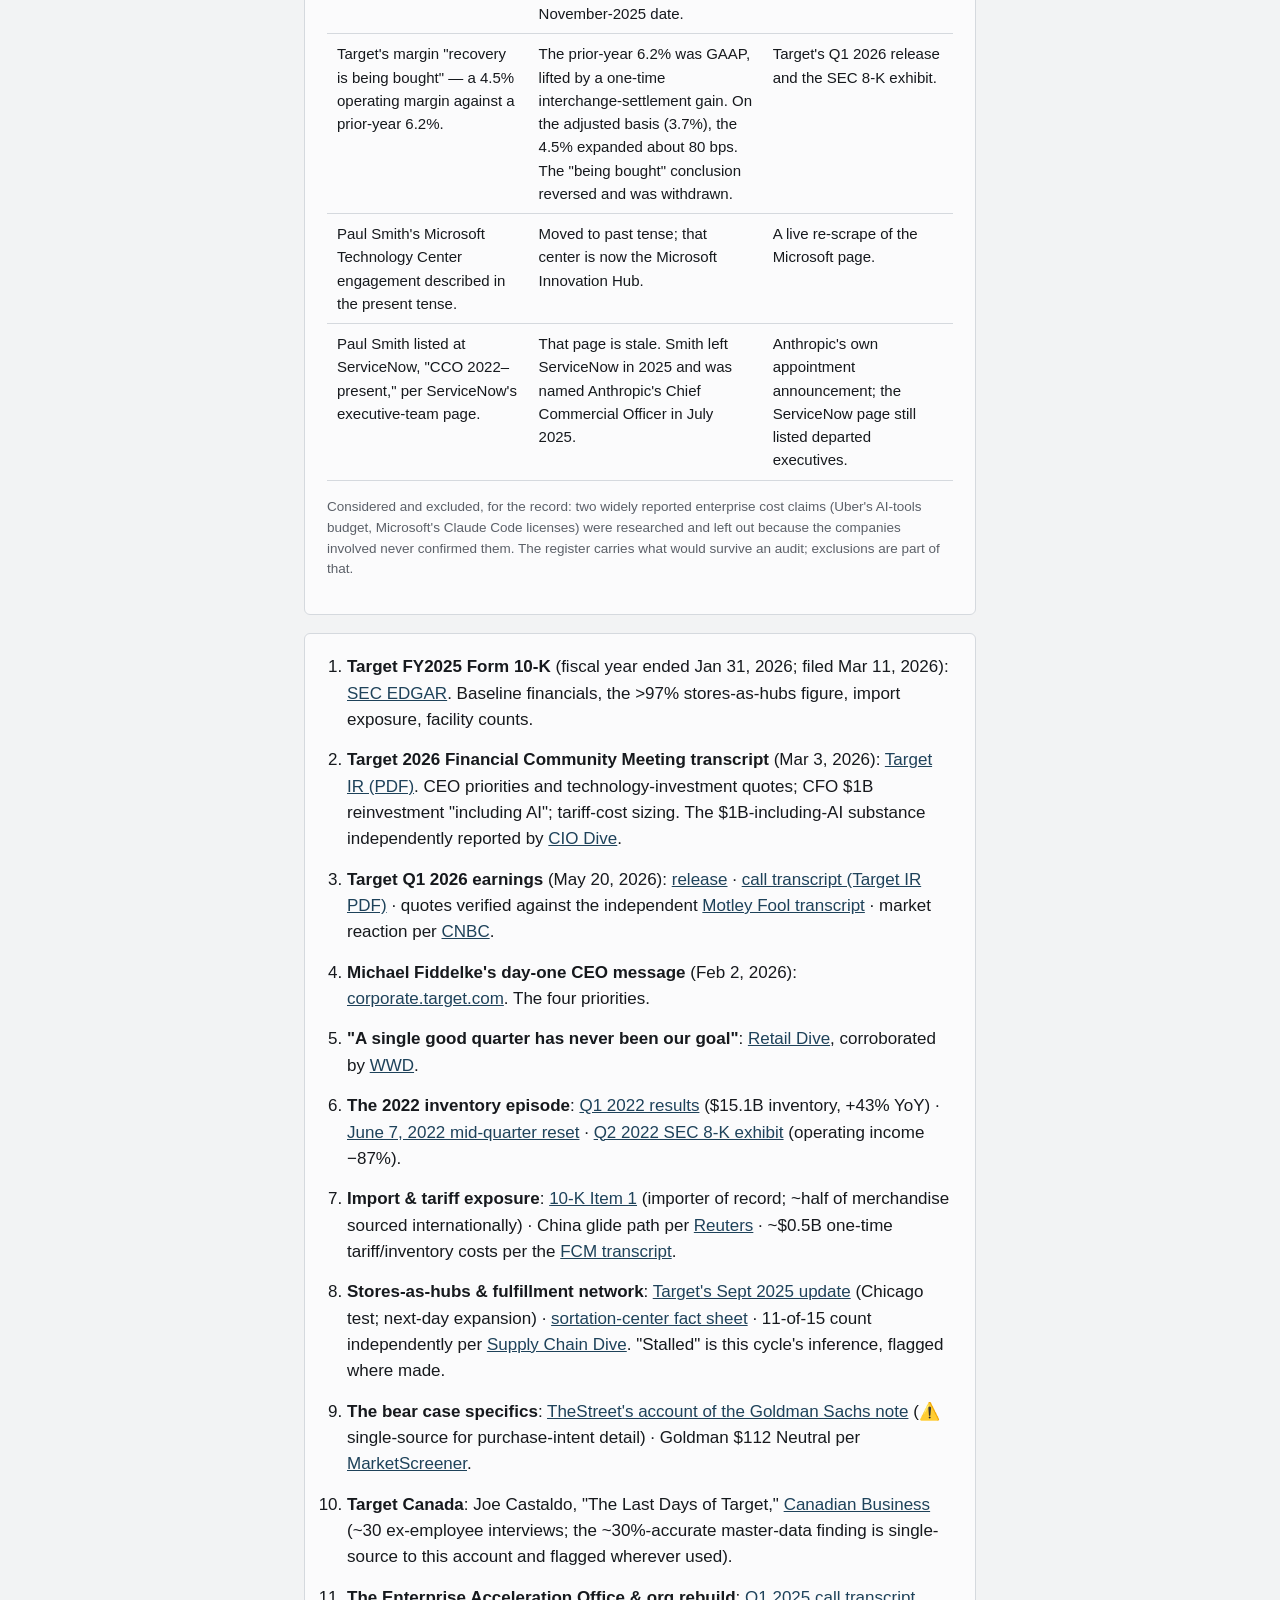
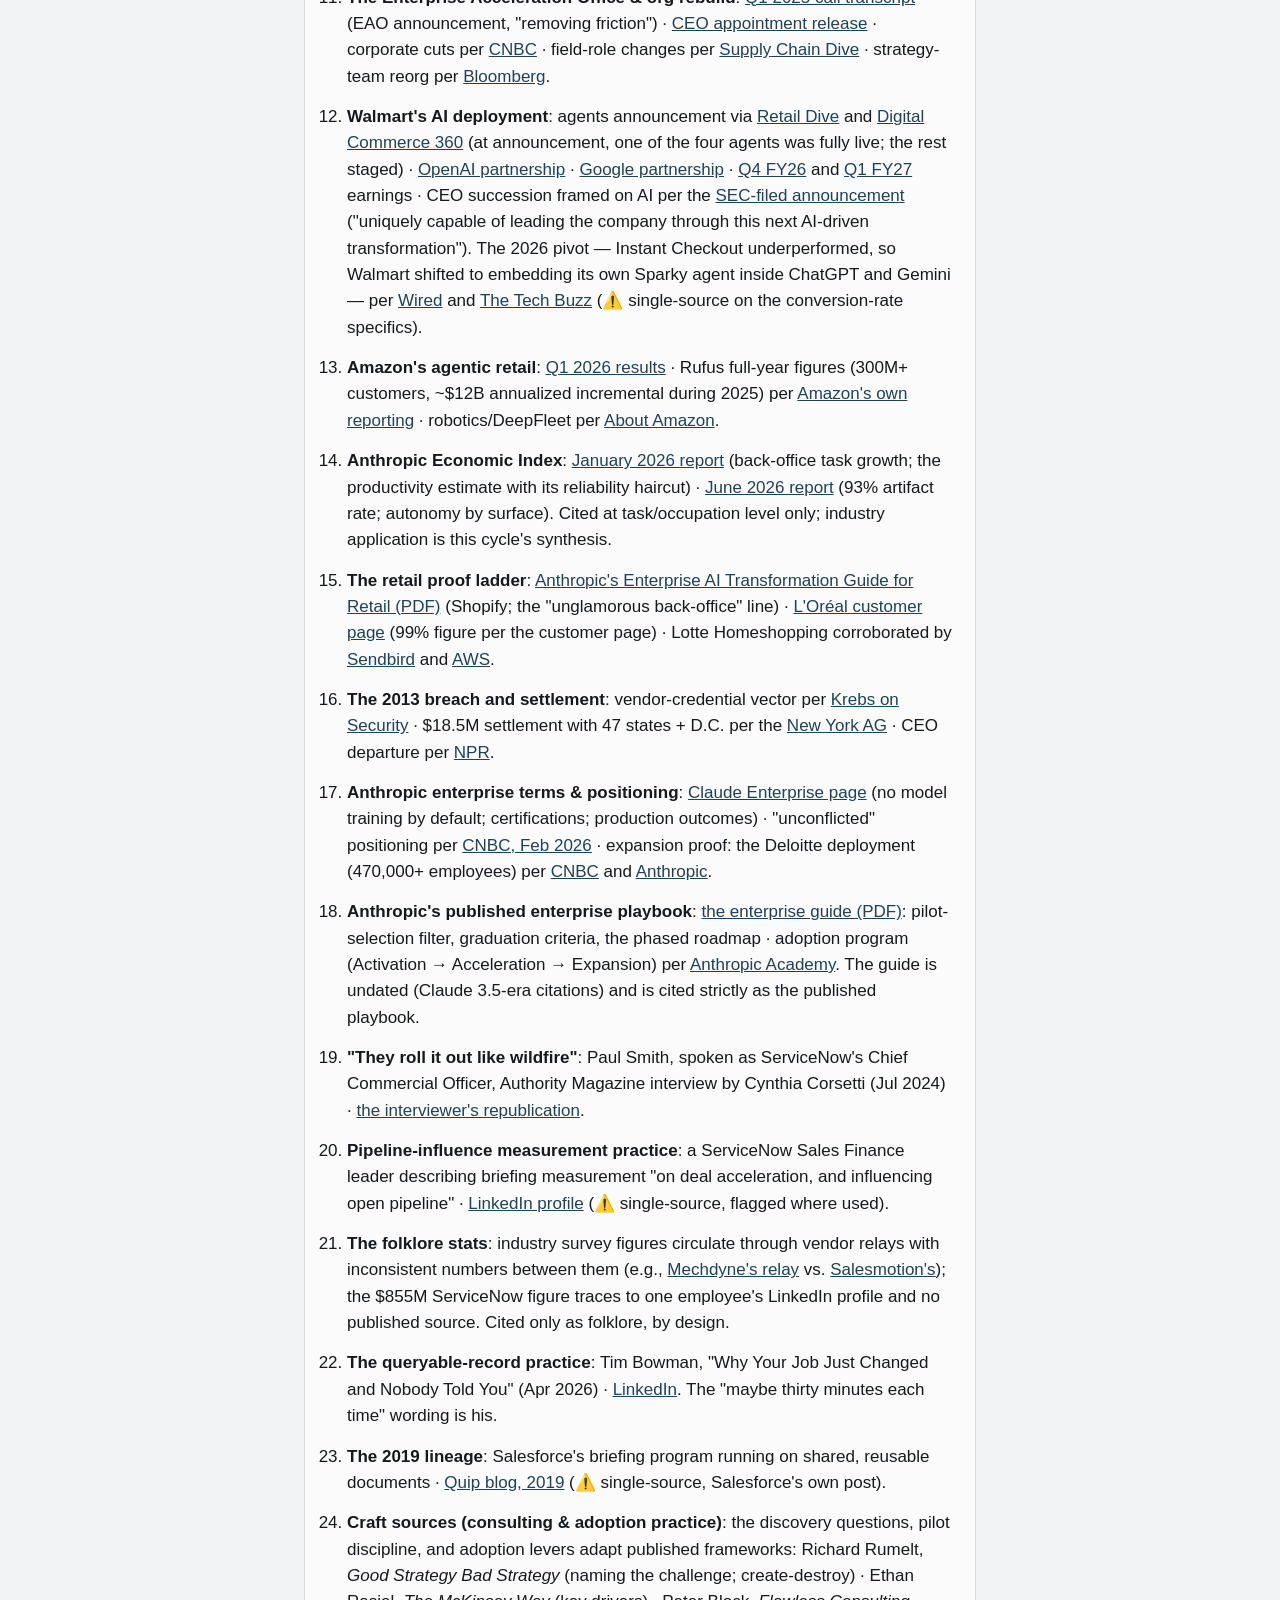
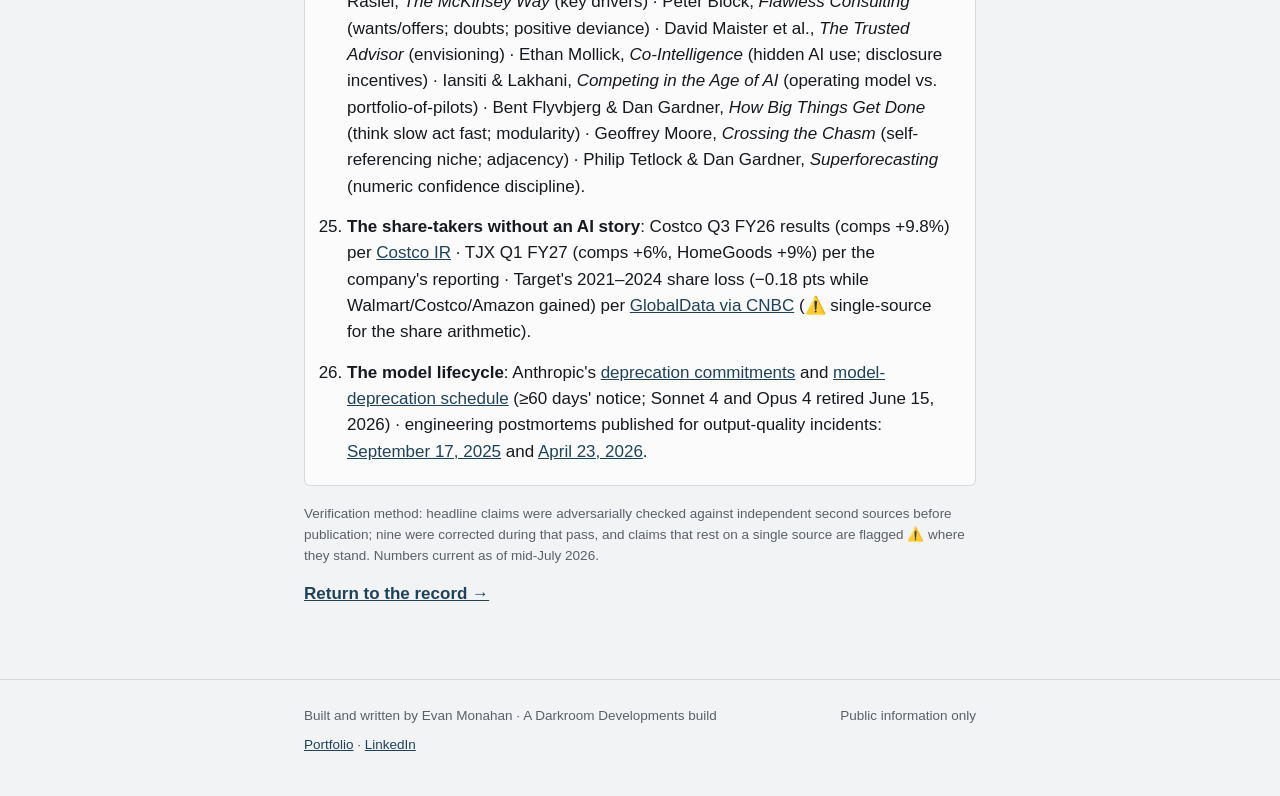
<file: sources.html>
<!DOCTYPE html>
<meta charset="utf-8">
<meta name="viewport" content="width=device-width, initial-scale=1">
<title>Sources · A Briefing Cycle</title>
<link rel="stylesheet" href="assets/style.css">
<script data-goatcounter="https://evanmonahan.goatcounter.com/count" async src="//gc.zgo.at/count.js"></script>

<div class="guard"><span class="measure"><strong>A sample briefing cycle by Evan Monahan.</strong> Target was not involved; built entirely from public information. Not an Anthropic publication.</span></div>

<div class="measure">
<nav class="cycle">
  <a href="index.html">The Record</a>
  <a href="1-intake.html">1 · Intake</a>
  <a href="2-discovery.html">2 · Discovery</a>
  <a href="3-agenda.html">3 · Agenda design</a>
  <a href="4-delivery.html">4 · The room</a>
  <a href="5-follow-through.html">5 · Follow-through</a>
  <a href="sources.html" class="here">Sources</a>
</nav>

<p class="kicker">The register</p>
<h1>Sources</h1>
<p class="dek">Every factual claim in this cycle traces to the public record below. Claims resting on a single source are flagged where they appear, on the page itself. Corrections made during verification were applied directly in the text.</p>

<p class="kicker">What verification changed</p>
<h2>Nine corrections</h2>
<p>Before any claim reached these pages, each was checked against an independent source. Nine claims changed in that pass. All nine are here — the first-pass wording, the correction, and the source that forced it. The first row is a quote the first pass attributed to a real Target executive that turned out to exist in no source. Verification caught it and pulled the quotation marks. Not every correction was a rewrite: at least one was resolved by deletion — the "margin recovery is being bought" conclusion was withdrawn, not restated, once the adjusted-basis math reversed it.</p>

<div class="card">
  <table>
    <tr><th>What the first pass had</th><th>The correction</th><th>What caught it</th></tr>
    <tr>
      <td>Target CIPO Prat Vemana quoted as saying Target was "expanding the use of AI agents across merchandising, inventory and digital marketing."</td>
      <td>The quotation marks came off. That sentence is in none of the cited interviews. Vemana's real, sourced quotes on Target's agentic work were used instead.</td>
      <td>A line-level scan of the CIO&nbsp;Dive republication returned zero matching sentences; an exact-phrase search returned nothing.</td>
    </tr>
    <tr>
      <td>A paraphrase of CEO Michael Fiddelke's "one good quarter" line.</td>
      <td>Replaced with his exact words: "a single good quarter has never been our goal."</td>
      <td>Retail Dive, corroborated by WWD.</td>
    </tr>
    <tr>
      <td>Target's ~30&nbsp;bps FY2025 gross-margin decline read as the tariff cost the company absorbed.</td>
      <td>The 30&nbsp;bps is the total margin decline. The CFO separately sized one-time tariff and inventory costs near $0.5B and said margin would have expanded without them — so the tariff drag was larger than 30&nbsp;bps, not equal to it.</td>
      <td>The FY2025 10-K rate table against the Financial Community Meeting transcript (Jim Lee).</td>
    </tr>
    <tr>
      <td>The "step function change" phrase attributed to the Jeff England appointment press release.</td>
      <td>That press release does not contain the phrase. COO Lisa Roath said it on the Q1 2026 earnings call.</td>
      <td>The press release was fetched and searched; the phrase turned up in the Q1 2026 transcript instead.</td>
    </tr>
    <tr>
      <td>Roundel drove "nearly $2 billion" in value in 2024.</td>
      <td>"More than $2 billion" — the wording in Target's own wire copy.</td>
      <td>The March 4, 2025 PR Newswire release.</td>
    </tr>
    <tr>
      <td>250 million Rufus shoppers and $10B+ incremental sales, treated as a 2025 full-year figure.</td>
      <td>Those were year-to-date, from Amazon's Q3 2025 call. The full-year figures are 300M+ customers and ~$12B annualized. The earlier numbers now carry their November-2025 date.</td>
      <td>Fortune (Nov 2025) against Amazon's Q4 2025 reporting.</td>
    </tr>
    <tr>
      <td>Target's margin "recovery is being bought" — a 4.5% operating margin against a prior-year 6.2%.</td>
      <td>The prior-year 6.2% was GAAP, lifted by a one-time interchange-settlement gain. On the adjusted basis (3.7%), the 4.5% expanded about 80&nbsp;bps. The "being bought" conclusion reversed and was withdrawn.</td>
      <td>Target's Q1 2026 release and the SEC 8-K exhibit.</td>
    </tr>
    <tr>
      <td>Paul Smith's Microsoft Technology Center engagement described in the present tense.</td>
      <td>Moved to past tense; that center is now the Microsoft Innovation Hub.</td>
      <td>A live re-scrape of the Microsoft page.</td>
    </tr>
    <tr>
      <td>Paul Smith listed at ServiceNow, "CCO 2022–present," per ServiceNow's executive-team page.</td>
      <td>That page is stale. Smith left ServiceNow in 2025 and was named Anthropic's Chief Commercial Officer in July 2025.</td>
      <td>Anthropic's own appointment announcement; the ServiceNow page still listed departed executives.</td>
    </tr>
  </table>
  <p class="fn">Considered and excluded, for the record: two widely reported enterprise cost claims (Uber's AI-tools budget, Microsoft's Claude Code licenses) were researched and left out because the companies involved never confirmed them. The register carries what would survive an audit; exclusions are part of that.</p>
</div>

<div class="card">
  <ol style="padding-left:20px; display:grid; gap:14px;">
    <li id="s-10k"><strong>Target FY2025 Form 10-K</strong> (fiscal year ended Jan 31, 2026; filed Mar 11, 2026): <a href="https://www.sec.gov/Archives/edgar/data/27419/000002741926000016/tgt-20260131.htm">SEC EDGAR</a>. Baseline financials, the &gt;97% stores-as-hubs figure, import exposure, facility counts.</li>
    <li id="s-fcm"><strong>Target 2026 Financial Community Meeting transcript</strong> (Mar 3, 2026): <a href="https://corporate.target.com/getmedia/5cee0409-4109-4619-a932-6f445031426b/Target-Corporation-2026-Financial-Community-Meeting.pdf">Target IR (PDF)</a>. CEO priorities and technology-investment quotes; CFO $1B reinvestment "including AI"; tariff-cost sizing. The $1B-including-AI substance independently reported by <a href="https://www.ciodive.com/news/target-AI-investments-michael-fiddelke/813839/">CIO Dive</a>.</li>
    <li id="s-q1call"><strong>Target Q1 2026 earnings</strong> (May 20, 2026): <a href="https://corporate.target.com/press/release/2026/05/target-corporation-reports-first-quarter-earnings">release</a> · <a href="https://corporate.target.com/getmedia/12a546bd-99a7-48cc-95c7-43d365d3b1f5/TGT-USQ_Transcript_2026-05-20.pdf">call transcript (Target IR PDF)</a> · quotes verified against the independent <a href="https://www.fool.com/earnings/call-transcripts/2026/05/20/target-tgt-q1-2026-earnings-call-transcript/">Motley Fool transcript</a> · market reaction per <a href="https://www.cnbc.com/2026/05/20/target-tgt-q1-2026-earnings.html">CNBC</a>.</li>
    <li id="s-ceo-msg"><strong>Michael Fiddelke's day-one CEO message</strong> (Feb 2, 2026): <a href="https://corporate.target.com/news-features/article/2026/02/michael-fiddelke-message">corporate.target.com</a>. The four priorities.</li>
    <li id="s-retaildive"><strong>"A single good quarter has never been our goal"</strong>: <a href="https://www.retaildive.com/news/target-impressive-earnings-q1/820713/">Retail Dive</a>, corroborated by <a href="https://wwd.com/business-news/financial/target-q1-2026-earnings-michael-fiddelke-1238972780/">WWD</a>.</li>
    <li id="s-glut"><strong>The 2022 inventory episode</strong>: <a href="https://corporate.target.com/press/release/2022/05/target-corporation-reports-first-quarter-earnings">Q1 2022 results</a> ($15.1B inventory, +43% YoY) · <a href="https://corporate.target.com/press/release/2022/06/target-corporation-announces-updated-2022-plan-foc">June 7, 2022 mid-quarter reset</a> · <a href="https://www.sec.gov/Archives/edgar/data/27419/000002741922000023/a2022q2ex-99.htm">Q2 2022 SEC 8-K exhibit</a> (operating income −87%).</li>
    <li id="s-tariff"><strong>Import &amp; tariff exposure</strong>: <a href="https://corporate.target.com/investors/annual/2025-annual-report/10-k-report/10-k-part-i/item-1-business">10-K Item 1</a> (importer of record; ~half of merchandise sourced internationally) · China glide path per <a href="https://www.reuters.com/business/retail-consumer/target-sees-near-term-profit-squeeze-tariffs-cautious-spending-2025-03-04/">Reuters</a> · ~$0.5B one-time tariff/inventory costs per the <a href="https://corporate.target.com/getmedia/5cee0409-4109-4619-a932-6f445031426b/Target-Corporation-2026-Financial-Community-Meeting.pdf">FCM transcript</a>.</li>
    <li id="s-hubs"><strong>Stores-as-hubs &amp; fulfillment network</strong>: <a href="https://corporate.target.com/news-features/article/2025/09/evolving-stores-as-hubs">Target's Sept 2025 update</a> (Chicago test; next-day expansion) · <a href="https://corporate.target.com/press/fact-sheet/2023/02/sortation-centers">sortation-center fact sheet</a> · 11-of-15 count independently per <a href="https://www.supplychaindive.com/news/target-next-day-delivery-fulfillment-expansion/760260/">Supply Chain Dive</a>. "Stalled" is this cycle's inference, flagged where made.</li>
    <li id="s-street"><strong>The bear case specifics</strong>: <a href="https://www.thestreet.com/investing/goldman-sachs-has-stark-message-on-target-stock">TheStreet's account of the Goldman Sachs note</a> (⚠️ single-source for purchase-intent detail) · Goldman $112 Neutral per <a href="https://www.marketscreener.com/news/goldman-sachs-adjusts-price-target-on-target-to-112-from-91-maintains-neutral-rating-ce7e5cd3de8af523">MarketScreener</a>.</li>
    <li id="s-canada"><strong>Target Canada</strong>: Joe Castaldo, "The Last Days of Target," <a href="https://canadianbusiness.com/ideas/the-last-days-of-target-canada/">Canadian Business</a> (~30 ex-employee interviews; the ~30%-accurate master-data finding is single-source to this account and flagged wherever used).</li>
    <li id="s-eao"><strong>The Enterprise Acceleration Office &amp; org rebuild</strong>: <a href="https://corporate.target.com/getmedia/9c383747-166d-4310-b91f-cd77b7d06433/2025-May-21-TGT-Transcript.pdf">Q1 2025 call transcript</a> (EAO announcement, "removing friction") · <a href="https://corporate.target.com/press/release/2025/08/target-appoints-michael-fiddelke-as-chief-executive-officer">CEO appointment release</a> · corporate cuts per <a href="https://www.cnbc.com/2025/10/23/target-layoffs-corporate-jobs-sales-slump.html">CNBC</a> · field-role changes per <a href="https://www.supplychaindive.com/news/target-layoffs-job-cuts-five-hundred-roles-supply-chain-store-payroll/811814/">Supply Chain Dive</a> · strategy-team reorg per <a href="https://www.bloomberg.com/news/articles/2026-07-08/target-reorganizing-strategy-team-with-turnaround-taking-hold">Bloomberg</a>.</li>
    <li id="s-walmart"><strong>Walmart's AI deployment</strong>: agents announcement via <a href="https://www.retaildive.com/news/walmart-artificial-intelligence-ai-super-agents-retail-associates/753996/">Retail Dive</a> and <a href="https://www.digitalcommerce360.com/2025/07/25/walmart-super-agents-ai-danker/">Digital Commerce 360</a> (at announcement, one of the four agents was fully live; the rest staged) · <a href="https://corporate.walmart.com/news/2025/10/14/walmart-partners-with-openai-to-create-ai-first-shopping-experiences">OpenAI partnership</a> · <a href="https://corporate.walmart.com/news/2026/01/11/walmart-and-google-turn-ai-discovery-into-effortless-shopping-experiences">Google partnership</a> · <a href="https://corporate.walmart.com/news/2026/02/19/walmart-releases-q4-fy26-earnings">Q4 FY26</a> and <a href="https://corporate.walmart.com/news/2026/05/21/walmart-releases-q1-fy27-earnings">Q1 FY27</a> earnings · CEO succession framed on AI per the <a href="https://www.sec.gov/Archives/edgar/data/104169/000010416925000172/pressrelease111425.htm">SEC-filed announcement</a> ("uniquely capable of leading the company through this next AI-driven transformation"). The 2026 pivot — Instant Checkout underperformed, so Walmart shifted to embedding its own Sparky agent inside ChatGPT and Gemini — per <a href="https://www.wired.com/story/ai-lab-walmart-openai-shaking-up-agentic-shopping-deal/">Wired</a> and <a href="https://www.techbuzz.ai/articles/walmart-dumps-openai-checkout-plugs-sparky-into-chatgpt">The Tech Buzz</a> (⚠️ single-source on the conversion-rate specifics).</li>
    <li id="s-amazon"><strong>Amazon's agentic retail</strong>: <a href="https://ir.aboutamazon.com/news-release/news-release-details/2026/Amazon-com-Announces-First-Quarter-Results/default.aspx">Q1 2026 results</a> · Rufus full-year figures (300M+ customers, ~$12B annualized incremental during 2025) per <a href="https://www.aboutamazon.com/news/retail/amazon-rufus-ai-assistant-personalized-shopping-features">Amazon's own reporting</a> · robotics/DeepFleet per <a href="https://www.aboutamazon.com/news/operations/amazon-million-robots-ai-foundation-model">About Amazon</a>.</li>
    <li id="s-index"><strong>Anthropic Economic Index</strong>: <a href="https://www.anthropic.com/research/anthropic-economic-index-january-2026-report">January 2026 report</a> (back-office task growth; the productivity estimate with its reliability haircut) · <a href="https://www.anthropic.com/research/economic-index-june-2026-report">June 2026 report</a> (93% artifact rate; autonomy by surface). Cited at task/occupation level only; industry application is this cycle's synthesis.</li>
    <li id="s-ladder"><strong>The retail proof ladder</strong>: <a href="https://resources.anthropic.com/hubfs/The-Enterprise-AI-Transformation-Guide-for-Retail.pdf">Anthropic's Enterprise AI Transformation Guide for Retail (PDF)</a> (Shopify; the "unglamorous back-office" line) · <a href="https://claude.com/customers/loreal">L'Oréal customer page</a> (99% figure per the customer page) · Lotte Homeshopping corroborated by <a href="https://sendbird.com/resources/lotte-homeshopping">Sendbird</a> and <a href="https://aws.amazon.com/blogs/industries/lotte-homeshopping-reduces-human-agent-workload-by-40-with-sendbird-on-aws/">AWS</a>.</li>
    <li id="s-trust"><strong>The 2013 breach and settlement</strong>: vendor-credential vector per <a href="https://krebsonsecurity.com/2014/02/target-hackers-broke-in-via-hvac-company/">Krebs on Security</a> · $18.5M settlement with 47 states + D.C. per the <a href="https://ag.ny.gov/press-release/2017/ag-schneiderman-announces-185-million-multi-state-settlement-target-corporation">New York AG</a> · CEO departure per <a href="https://www.npr.org/sections/thetwo-way/2014/05/05/309723454/in-wake-of-massive-data-breach-target-ceo-steps-down">NPR</a>.</li>
    <li id="s-enterprise"><strong>Anthropic enterprise terms &amp; positioning</strong>: <a href="https://claude.com/pricing/enterprise">Claude Enterprise page</a> (no model training by default; certifications; production outcomes) · "unconflicted" positioning per <a href="https://www.cnbc.com/2026/02/11/anthropic-vs-openai-ads-spending-criticism.html">CNBC, Feb 2026</a> · expansion proof: the Deloitte deployment (470,000+ employees) per <a href="https://www.cnbc.com/2025/10/06/anthropic-deloitte-enterprise-ai.html">CNBC</a> and <a href="https://www.anthropic.com/news/deloitte-anthropic-partnership">Anthropic</a>.</li>
    <li id="s-playbook"><strong>Anthropic's published enterprise playbook</strong>: <a href="https://www-cdn.anthropic.com/e5c9de22bc8884089970bd262ca0c8b952cb9136.pdf">the enterprise guide (PDF)</a>: pilot-selection filter, graduation criteria, the phased roadmap · adoption program (Activation → Acceleration → Expansion) per <a href="https://anthropic.skilljar.com/driving-enterprise-adoption-of-claude">Anthropic Academy</a>. The guide is undated (Claude 3.5-era citations) and is cited strictly as the published playbook.</li>
    <li id="s-smith-quote"><strong>"They roll it out like wildfire"</strong>: Paul Smith, spoken as ServiceNow's Chief Commercial Officer, Authority Magazine interview by Cynthia Corsetti (Jul 2024) · <a href="https://www.cynthiacorsetti.com/driving-disruption-paul-smith-of-servicenow-on-the-innovative-approaches-they-are-taking-to-disrupt-their-industry/">the interviewer's republication</a>.</li>
    <li id="s-measure"><strong>Pipeline-influence measurement practice</strong>: a ServiceNow Sales Finance leader describing briefing measurement "on deal acceleration, and influencing open pipeline" · <a href="https://www.linkedin.com/in/karenhchen">LinkedIn profile</a> (⚠️ single-source, flagged where used).</li>
    <li id="s-folklore"><strong>The folklore stats</strong>: industry survey figures circulate through vendor relays with inconsistent numbers between them (e.g., <a href="https://www.mechdyne.com/av-vr-solutions/blog/how-executive-briefing-centers-impact-you-part-1-closing-the-deal/">Mechdyne's relay</a> vs. <a href="https://salesmotion.io/blog/executive-briefing-template">Salesmotion's</a>); the $855M ServiceNow figure traces to one employee's LinkedIn profile and no published source. Cited only as folklore, by design.</li>
    <li id="s-bowman"><strong>The queryable-record practice</strong>: Tim Bowman, "Why Your Job Just Changed and Nobody Told You" (Apr 2026) · <a href="https://www.linkedin.com/pulse/why-your-job-just-changed-nobody-told-you-tim-bowman-0ernc">LinkedIn</a>. The "maybe thirty minutes each time" wording is his.</li>
    <li id="s-quip"><strong>The 2019 lineage</strong>: Salesforce's briefing program running on shared, reusable documents · <a href="https://quip.com/blog/quip-trail-to-a-perfect-dreamforce-2019">Quip blog, 2019</a> (⚠️ single-source, Salesforce's own post).</li>
    <li id="s-craft"><strong>Craft sources (consulting &amp; adoption practice)</strong>: the discovery questions, pilot discipline, and adoption levers adapt published frameworks: Richard Rumelt, <em>Good Strategy Bad Strategy</em> (naming the challenge; create-destroy) · Ethan Rasiel, <em>The McKinsey Way</em> (key drivers) · Peter Block, <em>Flawless Consulting</em> (wants/offers; doubts; positive deviance) · David Maister et al., <em>The Trusted Advisor</em> (envisioning) · Ethan Mollick, <em>Co-Intelligence</em> (hidden AI use; disclosure incentives) · Iansiti &amp; Lakhani, <em>Competing in the Age of AI</em> (operating model vs. portfolio-of-pilots) · Bent Flyvbjerg &amp; Dan Gardner, <em>How Big Things Get Done</em> (think slow act fast; modularity) · Geoffrey Moore, <em>Crossing the Chasm</em> (self-referencing niche; adjacency) · Philip Tetlock &amp; Dan Gardner, <em>Superforecasting</em> (numeric confidence discipline).</li>
    <li id="s-share"><strong>The share-takers without an AI story</strong>: Costco Q3 FY26 results (comps +9.8%) per <a href="https://investor.costco.com/news/news-details/2026/Costco-Wholesale-Corporation-Reports-Third-Quarter-and-Year-To-Date-Operating-Results-For-Fiscal-2026/default.aspx">Costco IR</a> · TJX Q1 FY27 (comps +6%, HomeGoods +9%) per the company's reporting · Target's 2021–2024 share loss (−0.18 pts while Walmart/Costco/Amazon gained) per <a href="https://www.nbcsandiego.com/news/business/money-report/why-target-is-losing-out-against-competitors-walmart-and-costco/3820420/?amp=1">GlobalData via CNBC</a> (⚠️ single-source for the share arithmetic).</li>
    <li id="s-modelops"><strong>The model lifecycle</strong>: Anthropic's <a href="https://www.anthropic.com/research/deprecation-commitments">deprecation commitments</a> and <a href="https://platform.claude.com/docs/en/about-claude/model-deprecations">model-deprecation schedule</a> (≥60 days' notice; Sonnet 4 and Opus 4 retired June 15, 2026) · engineering postmortems published for output-quality incidents: <a href="https://www.anthropic.com/engineering/a-postmortem-of-three-recent-issues">September 17, 2025</a> and <a href="https://www.anthropic.com/engineering/april-23-postmortem">April 23, 2026</a>.</li>
  </ol>
</div>

<p class="fn">Verification method: headline claims were adversarially checked against independent second sources before publication; nine were corrected during that pass, and claims that rest on a single source are flagged ⚠️ where they stand. Numbers current as of mid-July 2026.</p>

<p><a href="index.html"><strong>Return to the record →</strong></a></p>
</div>

<footer>
  <div class="measure">
    <span>Built and written by Evan Monahan · A Darkroom Developments build</span>
    <span>Public information only</span>
    <span><a href="https://evmonaha880.github.io/portfolio">Portfolio</a> &middot; <a href="https://www.linkedin.com/in/evan-monahan-982ba931">LinkedIn</a></span>
  </div>
</footer>
</file>
<file: assets/style.css>
/* Briefing Cycle — design tokens
   Register: freight/manifest. Cool neutral ground, ink near-black (never #000),
   one harbor steel-blue accent. Supply-chain-native, no third-party brand palette.
   Target Red appears ONLY on Target-side elements, on white. No marks of any kind. */

:root {
  --paper: #F2F3F4;
  --card: #FBFBFC;
  --ink: #16191D;
  --muted: #5B6068;
  --accent: #2C5D7C;
  --accent-deep: #1E425A;
  --target-red: #CC0000;
  --hairline: #D5D9DE;
  --serif: Georgia, 'Times New Roman', serif;
  --sans: 'Helvetica Neue', Helvetica, Arial, sans-serif;
}

* { margin: 0; padding: 0; box-sizing: border-box; }

body {
  background: var(--paper);
  color: var(--ink);
  font-family: var(--sans);
  font-size: 17px;
  line-height: 1.55;
  -webkit-font-smoothing: antialiased;
}

.measure { max-width: 720px; margin: 0 auto; padding: 0 24px; }

/* ---- framing guard band (D-4) ---- */
.guard {
  background: var(--card);
  border-bottom: 1px solid var(--hairline);
  font-size: 13.5px;
  color: var(--muted);
  padding: 10px 0;
  text-align: center;
}
.guard strong { color: var(--ink); font-weight: 600; }

/* ---- site nav ---- */
nav.cycle {
  display: flex; flex-wrap: wrap; gap: 4px 18px;
  padding: 18px 0 6px;
  font-size: 14px;
}
nav.cycle a { color: var(--muted); text-decoration: none; border-bottom: 2px solid transparent; padding-bottom: 2px; }
nav.cycle a:hover { color: var(--accent-deep); }
nav.cycle a.here { color: var(--ink); border-bottom-color: var(--accent); font-weight: 600; }

/* ---- typography ---- */
h1, h2, h3 { font-family: var(--serif); font-weight: 600; line-height: 1.2; }
h1 { font-size: 40px; margin: 36px 0 10px; }
h2 { font-size: 26px; margin: 44px 0 12px; }
h3 { font-size: 19px; margin: 28px 0 8px; }
p { margin: 0 0 14px; }
.kicker { font-size: 13px; letter-spacing: 0.12em; text-transform: uppercase; color: var(--accent); font-weight: 700; margin-top: 40px; }
.dek { font-size: 20px; font-family: var(--serif); color: var(--muted); margin: 0 0 26px; line-height: 1.45; }
a { color: var(--accent-deep); }
a:hover { color: var(--accent); }
strong { font-weight: 650; }

/* ---- cards & tables ---- */
.card {
  background: var(--card);
  border: 1px solid var(--hairline);
  border-radius: 6px;
  padding: 20px 22px;
  margin: 18px 0;
}
table { width: 100%; border-collapse: collapse; margin: 16px 0; font-size: 15px; }
th { text-align: left; font-weight: 650; border-bottom: 2px solid var(--ink); padding: 8px 10px 6px; }
td { border-bottom: 1px solid var(--hairline); padding: 8px 10px; vertical-align: top; }
.num { font-variant-numeric: tabular-nums; }

/* ---- Target-side voice (D-2: red confined here, no Bullseye) ---- */
.target-side { border-left: 3px solid var(--target-red); background: #FFFFFF; }
.target-side .who { color: var(--target-red); font-weight: 700; font-size: 13px; letter-spacing: 0.08em; text-transform: uppercase; }

/* ---- dual-lens: the machine underneath ---- */
details.lens {
  border: 1px solid var(--hairline);
  border-left: 3px solid var(--accent);
  border-radius: 4px;
  background: var(--card);
  margin: 16px 0;
  font-size: 15px;
}
details.lens summary {
  cursor: pointer; padding: 10px 16px; color: var(--accent-deep);
  font-weight: 600; list-style: none;
}
details.lens summary::before { content: '⌘ '; color: var(--accent); }
details.lens .body { padding: 0 16px 14px; color: var(--muted); }

/* ---- footnotes, flags, captions ---- */
.fn { font-size: 13.5px; color: var(--muted); }
sup a { text-decoration: none; font-size: 11px; }
.flag { font-size: 13px; color: var(--muted); background: var(--card); border: 1px dashed var(--hairline); border-radius: 4px; padding: 2px 8px; white-space: nowrap; }
figcaption { font-size: 13.5px; font-style: italic; color: var(--muted); margin-top: 6px; }

/* ---- commitments table status chips ---- */
.chip { display: inline-block; font-size: 12px; font-weight: 700; border-radius: 3px; padding: 1px 8px; }
.chip.open { background: var(--ink); color: var(--card); }
.chip.dated { background: var(--accent); color: var(--card); }
.chip.done { background: var(--muted); color: var(--card); }

/* ---- footer ---- */
footer {
  margin-top: 72px; padding: 26px 0 40px;
  border-top: 1px solid var(--hairline);
  font-size: 13.5px; color: var(--muted);
}
footer .measure { display: flex; justify-content: space-between; flex-wrap: wrap; gap: 8px; }

/* ---- deck frames (delivery page) ---- */
.slide {
  background: var(--card);
  border: 1px solid var(--hairline);
  border-radius: 6px;
  padding: 34px 38px;
  margin: 22px 0;
  min-height: 280px;
}
.slide .slidekicker { font-size: 12px; letter-spacing: 0.14em; text-transform: uppercase; color: var(--accent); font-weight: 700; margin-bottom: 10px; }
.slide h3 { font-size: 24px; margin: 0 0 12px; }
.slide .foot { margin-top: 18px; font-size: 12.5px; color: var(--muted); border-top: 1px solid var(--hairline); padding-top: 8px; }

/* ---- time ledger ---- */
.ledger td:first-child { font-weight: 600; }

@media (max-width: 640px) {
  h1 { font-size: 30px; }
  .dek { font-size: 17px; }
  body { font-size: 16px; }
  .slide { padding: 22px 20px; }
  /* wide tables scroll within their own box, never push the page wide */
  table { display: block; overflow-x: auto; -webkit-overflow-scrolling: touch; }
  .flag { white-space: normal; }
}

/* ============================================================
   Visual objects (Ship-It Loop v2 · visual pass)
   All theme off the existing :root vars — no new palette.
   ============================================================ */

/* -- Cycle timeline: a segmented phase spine, the Room as pivot -- */
.cyc-timeline { display:flex; gap:3px; margin:14px 0 4px; align-items:stretch; }
.cyc-timeline .seg {
  flex:1; background:var(--card); border:1px solid var(--hairline);
  border-radius:5px; padding:11px 9px; text-align:center;
  display:flex; flex-direction:column; justify-content:center;
}
.cyc-timeline .seg.pivot { flex:0 0 auto; background:var(--accent); border-color:var(--accent); padding:11px 15px; }
.cyc-timeline .seg .n { font-size:12.5px; font-weight:700; letter-spacing:.01em; color:var(--ink); }
.cyc-timeline .seg .c { font-size:10.5px; color:var(--muted); margin-top:4px; font-variant-numeric:tabular-nums; }
.cyc-timeline .seg.pivot .n { color:#fff; }
.cyc-timeline .seg.pivot .c { color:rgba(255,255,255,.82); }
.cyc-cap { font-size:12.5px; color:var(--muted); margin:2px 0 0; }
@media (max-width:620px){
  .cyc-timeline { flex-direction:column; gap:4px; }
  .cyc-timeline .seg, .cyc-timeline .seg.pivot { flex:1 1 auto; text-align:left; flex-direction:row; justify-content:space-between; }
}

/* -- From→to seat map: each seat is a state transition, the move is the point -- */
.fromto { margin:14px 0 2px; }
.fromto .seat { padding:13px 0; border-bottom:1px solid var(--hairline); }
.fromto .seat:last-child { border-bottom:0; }
.fromto .role { font-size:11.5px; font-weight:700; text-transform:uppercase; letter-spacing:.06em; color:var(--ink); margin-bottom:7px; }
.fromto .move { display:grid; grid-template-columns:1fr 26px 1fr; gap:10px; align-items:center; }
.fromto .from { color:var(--muted); font-size:14.5px; line-height:1.4; }
.fromto .to { color:var(--ink); font-size:14.5px; line-height:1.4; font-weight:500; }
.fromto .arr { color:var(--accent); font-size:20px; font-weight:700; text-align:center; line-height:1; }
@media (max-width:620px){
  .fromto .move { grid-template-columns:1fr; gap:5px; }
  .fromto .arr { text-align:left; transform:rotate(90deg); width:20px; }
}

/* -- Staircase: four ascending rungs, the destination rung in accent -- */
.staircase { display:flex; align-items:flex-end; gap:6px; margin:16px 0 6px; }
.staircase .rung {
  flex:1; background:var(--card); border:1px solid var(--hairline);
  border-bottom:3px solid var(--muted); border-radius:5px 5px 0 0; padding:12px 11px;
}
.staircase .rung.r1 { min-height:104px; }
.staircase .rung.r2 { min-height:132px; }
.staircase .rung.r3 { min-height:160px; }
.staircase .rung.r4 { min-height:188px; background:var(--accent); border-color:var(--accent); border-bottom-color:var(--accent-deep); }
.staircase .rn { font-size:10.5px; text-transform:uppercase; letter-spacing:.05em; font-weight:700; color:var(--muted); }
.staircase .rt { font-size:14px; font-weight:600; margin-top:5px; color:var(--ink); line-height:1.25; }
.staircase .rp { font-size:12px; color:var(--muted); margin-top:6px; line-height:1.35; }
.staircase .rung.r4 .rn { color:rgba(255,255,255,.8); }
.staircase .rung.r4 .rt { color:#fff; }
.staircase .rung.r4 .rp { color:rgba(255,255,255,.9); }
@media (max-width:620px){
  .staircase { flex-direction:column; align-items:stretch; }
  .staircase .rung, .staircase .rung.r1, .staircase .rung.r2, .staircase .rung.r3, .staircase .rung.r4 { min-height:0; border-bottom-width:1px; border-left:4px solid var(--muted); border-radius:0 5px 5px 0; }
  .staircase .rung.r4 { border-left-color:var(--accent-deep); }
}
</file>
